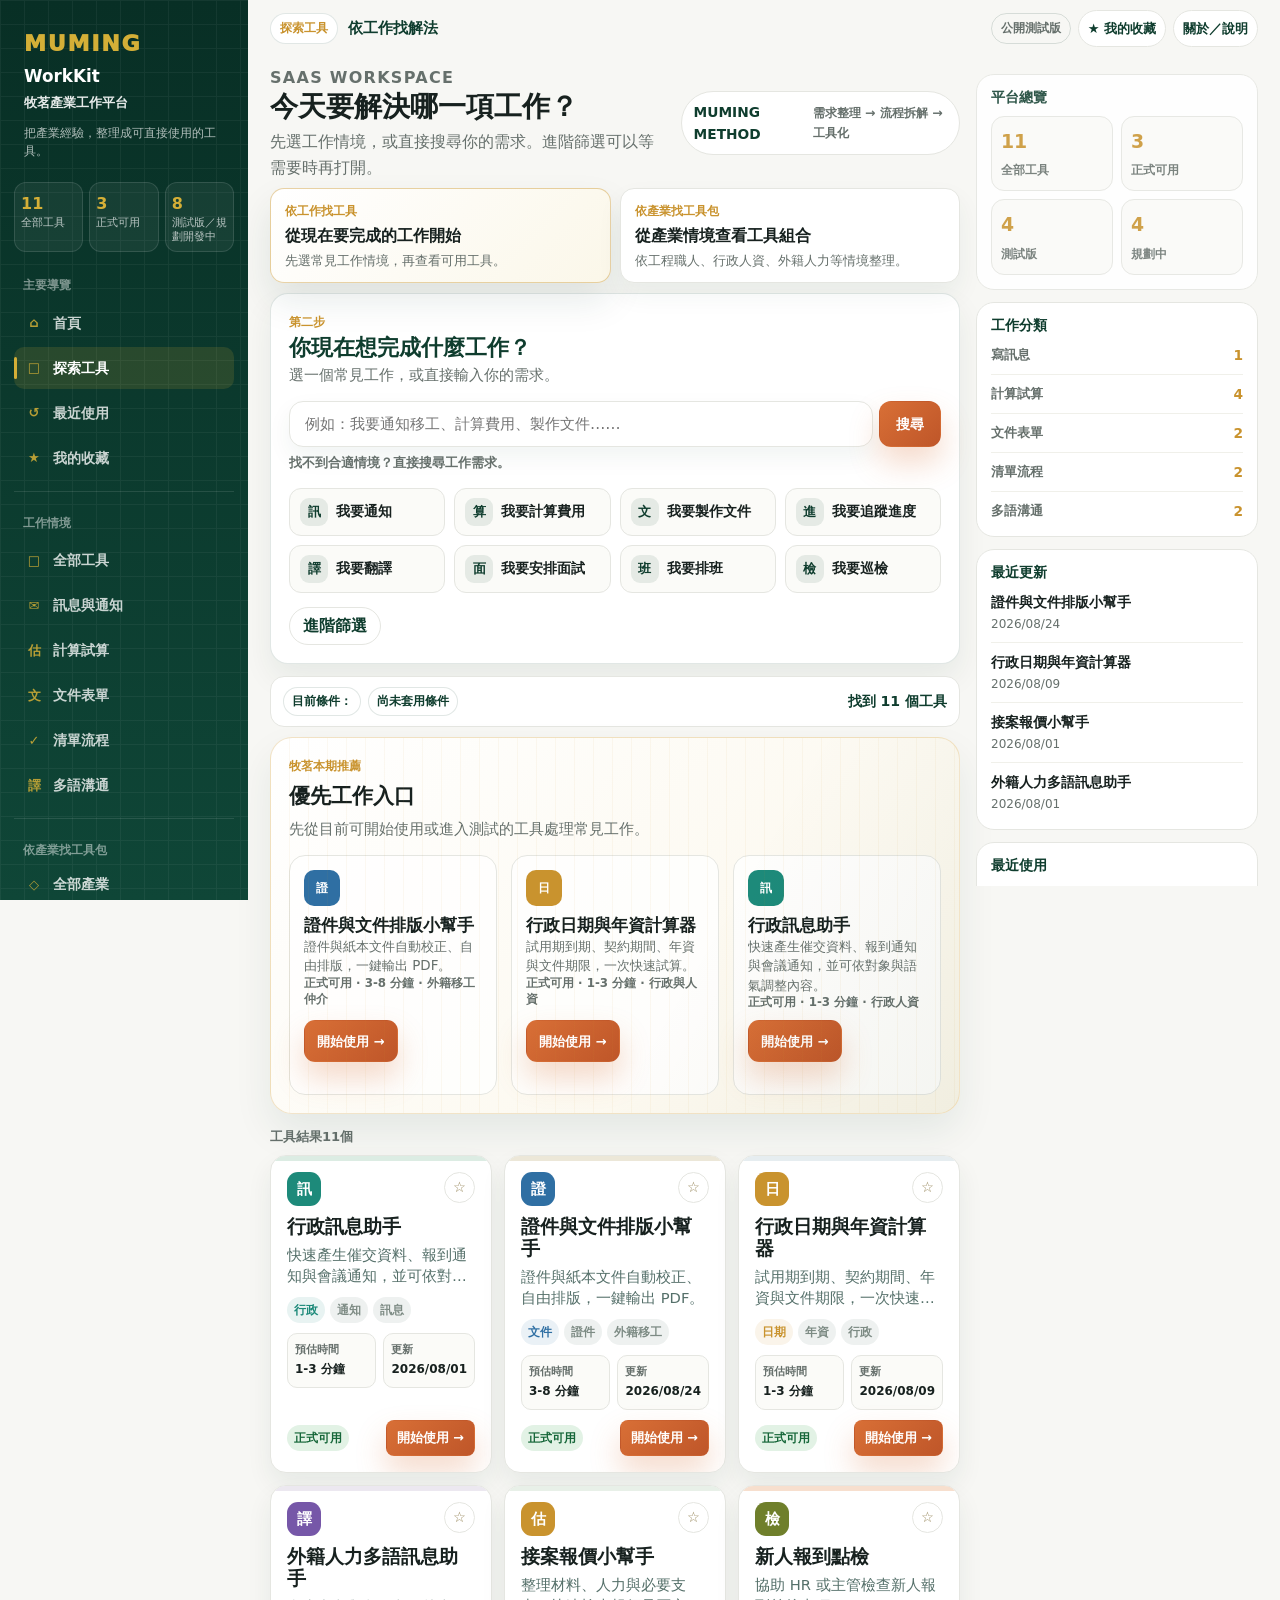
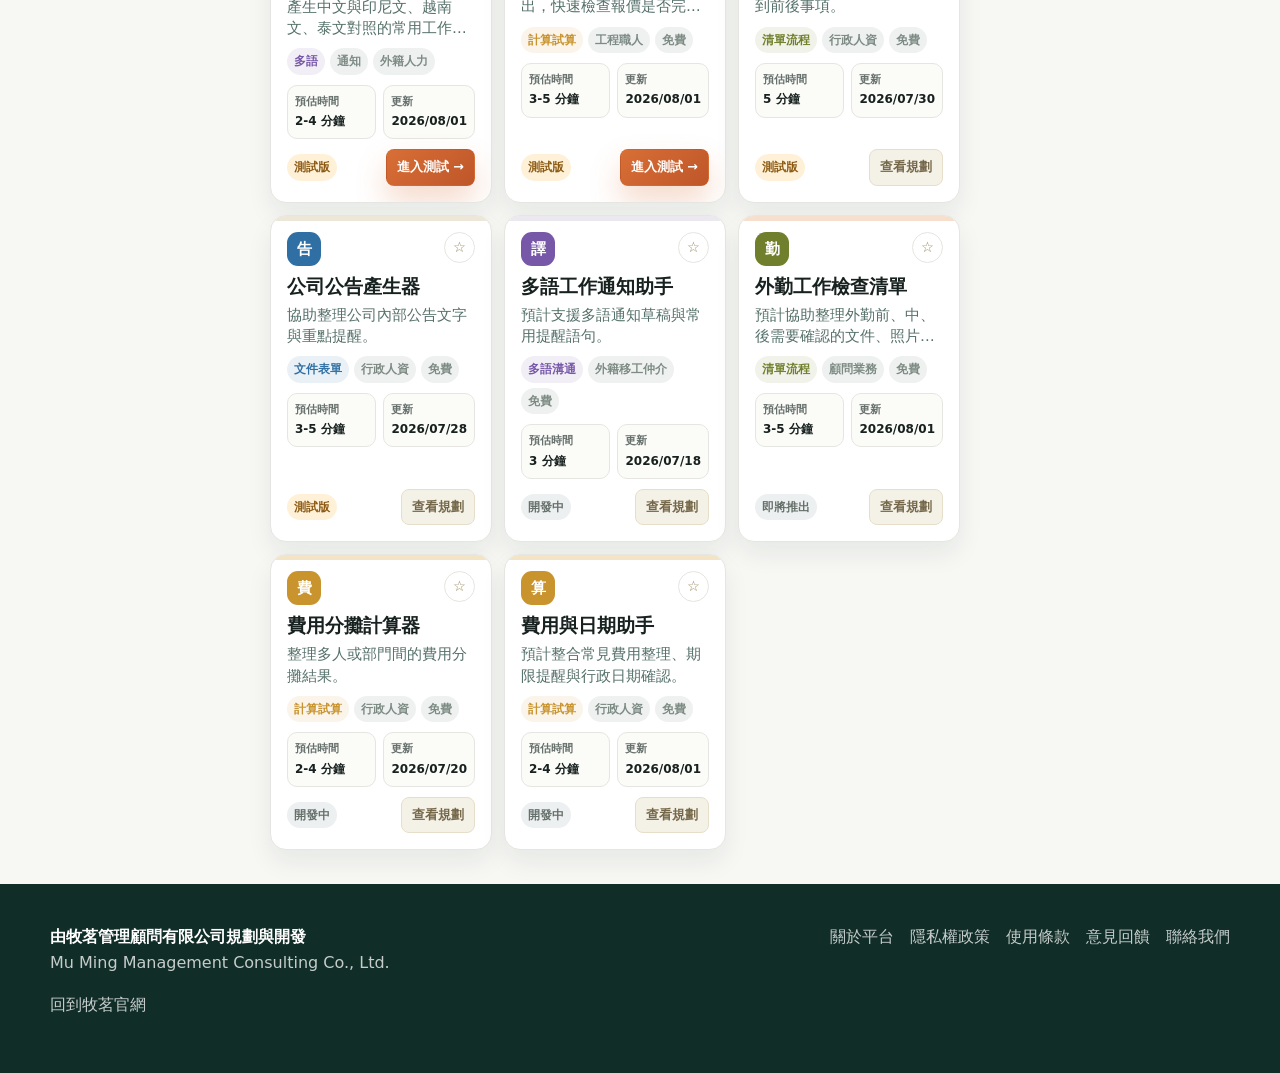
<file: index.html>
<!doctype html>
<html lang="zh-Hant">
<head>
  <meta charset="UTF-8">
  <meta name="viewport" content="width=device-width, initial-scale=1">
  <title>探索工具｜MUMING WorkKit</title>
  <meta name="description" content="在 MUMING WorkKit 搜尋行政、工程、多語、文件、計算與流程工具。">
  <link rel="canonical" href="https://sally741117.github.io/muming-workkit/">
  <meta property="og:title" content="探索工具｜MUMING WorkKit">
  <meta property="og:description" content="用功能分類與產業篩選快速找到可用工具。">
  <meta property="og:type" content="website">
  <link rel="manifest" href="manifest.webmanifest">
  <link rel="stylesheet" href="assets/css/styles.css?v=20260802-contact-fix">
  <meta name="theme-color" content="#0f3d2e">
  <link rel="icon" href="data:,">
</head>
<body class="tools-workspace-page">
<a class="skip-link" href="#main">跳到主要內容</a>
<header class="site-header tools-mobile-header">
  <div class="container nav">
    <button class="workspace-menu-button" type="button" data-workspace-menu aria-label="開啟工具導覽" aria-expanded="false">&#9776;</button>
    <a class="brand" href="index.html"><span class="brand-mark">WK</span><span>MUMING WorkKit<small>牧茗產業工具平台</small></span></a>
    <button class="menu-toggle" data-menu-toggle aria-label="開啟選單" aria-expanded="false"><span></span><span></span><span></span></button>
    <nav class="nav-links" data-nav-menu>
      <a href="index.html">首頁</a>
      <a aria-current="page" href="index.html">探索工具</a>
      <a href="industries.html">產業工具包</a>
      <a href="about.html">關於平台</a>
    </nav>
  </div>
</header>
<div class="workspace-shell" data-tool-explorer>
  <aside class="workspace-sidebar" data-workspace-sidebar aria-label="開啟工具導覽">
    <div class="workspace-brand workspace-brand--method">
      <a href="index.html" aria-label="MUMING WorkKit"><span class="workspace-brand__muming">MUMING</span><strong>WorkKit</strong><small>&#29287;&#33559;&#29986;&#26989;&#24037;&#20316;&#24179;&#21488;</small></a>
      <p>&#25226;&#29986;&#26989;&#32147;&#39511;&#65292;&#25972;&#29702;&#25104;&#21487;&#30452;&#25509;&#20351;&#29992;&#30340;&#24037;&#20855;&#12290;</p>
    </div>
    <div class="sidebar-stats" data-sidebar-stats>
      <div><strong data-stat="tools">0</strong><span>&#20840;&#37096;&#24037;&#20855;</span></div>
      <div><strong data-stat="available">0</strong><span>&#27491;&#24335;&#21487;&#29992;</span></div>
      <div><strong data-stat="testingPlanning">0</strong><span>&#28204;&#35430;&#29256;&#65295;&#35215;&#21123;&#38283;&#30332;&#20013;</span></div>
    </div>
    <nav class="workspace-nav">
      <p class="workspace-nav-label">&#20027;&#35201;&#23566;&#35261;</p>
      <a href="index.html"><span>&#8962;</span>&#39318;&#38913;</a>
      <button class="is-active" type="button" data-tool-nav data-tool-category="all"><span>&#9633;</span>&#25506;&#32034;&#24037;&#20855;</button>
      <button type="button" data-tool-nav data-tool-quick="recent"><span>&#8634;</span>&#26368;&#36817;&#20351;&#29992;</button>
      <button type="button" data-tool-nav data-tool-quick="favorites"><span>&#9733;</span>&#25105;&#30340;&#25910;&#34255;</button>
      <hr>
      <p class="workspace-nav-label">&#24037;&#20316;&#24773;&#22659;</p>
      <button type="button" data-tool-nav data-tool-category="all"><span>&#9633;</span>&#20840;&#37096;&#24037;&#20855;</button>
      <button type="button" data-tool-nav data-tool-category="message"><span>&#9993;</span>&#35338;&#24687;&#33287;&#36890;&#30693;</button>
      <button type="button" data-tool-nav data-tool-category="calculation"><span>&#20272;</span>&#35336;&#31639;&#35430;&#31639;</button>
      <button type="button" data-tool-nav data-tool-category="document"><span>&#25991;</span>&#25991;&#20214;&#34920;&#21934;</button>
      <button type="button" data-tool-nav data-tool-category="checklist"><span>&#10003;</span>&#28165;&#21934;&#27969;&#31243;</button>
      <button type="button" data-tool-nav data-tool-category="multilingual"><span>&#35695;</span>&#22810;&#35486;&#28317;&#36890;</button>
      <hr>
      <p class="workspace-nav-label">依產業找工具包</p>
      <button type="button" data-tool-nav data-tool-industry-nav="all"><span>&#9671;</span>全部產業</button>
      <button type="button" data-tool-nav data-tool-industry-nav="skilled-trades"><span>&#24037;</span>&#24037;&#31243;&#32887;&#20154;</button>
      <button type="button" data-tool-nav data-tool-industry-nav="admin-hr"><span>&#20154;</span>&#34892;&#25919;&#20154;&#36039;</button>
      <button type="button" data-tool-nav data-tool-industry-nav="foreign-workforce"><span>&#22806;</span>外籍移工仲介</button>
      <button type="button" data-tool-nav data-tool-industry-nav="factory"><span>&#24288;</span>&#24037;&#24288;&#31649;&#29702;</button>
      <button type="button" data-tool-nav data-tool-industry-nav="consulting-sales"><span>&#26989;</span>&#39015;&#21839;&#26989;&#21209;</button>
      <button type="button" data-tool-nav data-tool-industry-nav="all" data-industry-more="true"><span>+</span>&#26356;&#22810;&#29986;&#26989;</button>
      <hr>
      <p class="workspace-nav-label">&#20854;&#20182;</p>
      <a href="about.html"><span>?</span>&#20351;&#29992;&#35498;&#26126;</a>
      <a href="about.html"><span>i</span>&#38364;&#26044;&#24179;&#21488;</a>
    </nav>
    <div class="sidebar-powered"><span>Powered by</span><strong>MUMING METHOD</strong><small>&#38656;&#27714;&#25972;&#29702;&#12539;&#27969;&#31243;&#25286;&#35299;&#12539;&#24037;&#20855;&#21270;</small></div>
  </aside>

  <div class="workspace-backdrop" data-workspace-backdrop hidden></div>
  <main id="main" class="workspace-main">
    <section class="workspace-toolbar workspace-toolbar--minimal" aria-label="頁面工具列">
      <div class="workspace-toolbar-note"><span>探索工具</span><strong>依工作找解法</strong></div>
      <div class="workspace-top-actions" aria-label="其他"><span>公開測試版</span><button type="button" data-tool-nav data-tool-quick="favorites">★ 我的收藏</button><a href="about.html">關於／說明</a></div>
    </section>
    <div class="workspace-content-shell">
      <div class="workspace-center">
        <section class="workspace-heading workspace-heading--method">
          <div><p class="eyebrow">SaaS workspace</p><h1>今天要解決哪一項工作？</h1><p>先選工作情境，或直接搜尋你的需求。進階篩選可以等需要時再打開。</p></div>
          <div class="method-card method-card--compact" aria-label="MUMING METHOD"><strong>MUMING METHOD</strong><span>需求整理 → 流程拆解 → 工具化</span></div>
        </section>
        <section class="browse-mode-grid browse-mode-grid--compact" role="tablist" aria-label="瀏覽模式">
          <button class="browse-mode-card is-active" type="button" role="tab" data-mode="work" aria-selected="true">
            <span>依工作找工具</span>
            <h2>從現在要完成的工作開始</h2>
            <p>先選常見工作情境，再查看可用工具。</p>
          </button>
          <button class="browse-mode-card" type="button" role="tab" data-mode="industry" aria-selected="false">
            <span>依產業找工具包</span>
            <h2>從產業情境查看工具組合</h2>
            <p>依工程職人、行政人資、外籍人力等情境整理。</p>
          </button>
        </section>
        <section class="work-intent-panel" data-work-mode-panel aria-label="工作情境與搜尋">
          <div class="work-intent-head"><span>第二步</span><h2>你現在想完成什麼工作？</h2><p>選一個常見工作，或直接輸入你的需求。</p></div>
          <form class="workspace-search work-intent-search" onsubmit="return false;">
            <input data-tool-search type="search" placeholder="例如：我要通知移工、計算費用、製作文件……" aria-label="搜尋工作需求或工具">
            <button class="button button-small button-primary" type="submit">搜尋</button>
            <small>找不到合適情境？直接搜尋工作需求。</small>
          </form>
          <div class="work-scenario-grid" data-work-scenarios aria-label="常見工作情境">
            <button type="button" data-work-scenario="notify"><span>訊</span><strong>我要通知</strong></button>
            <button type="button" data-work-scenario="cost"><span>算</span><strong>我要計算費用</strong></button>
            <button type="button" data-work-scenario="document"><span>文</span><strong>我要製作文件</strong></button>
            <button type="button" data-work-scenario="tracking"><span>進</span><strong>我要追蹤進度</strong></button>
            <button type="button" data-work-scenario="translate"><span>譯</span><strong>我要翻譯</strong></button>
            <button type="button" data-work-scenario="interview"><span>面</span><strong>我要安排面試</strong></button>
            <button type="button" data-work-scenario="schedule"><span>班</span><strong>我要排班</strong></button>
            <button type="button" data-work-scenario="inspection"><span>檢</span><strong>我要巡檢</strong></button>
          </div>
          <div class="advanced-filter-box">
            <button class="filter-toggle advanced-filter-toggle" type="button" data-filter-toggle aria-expanded="false">進階篩選</button>
            <div class="workspace-controls advanced-filter-panel" data-filter-panel>
              <label>產業
                <select class="control" data-tool-industry>
                  <option value="all">全部產業</option>
                  <option value="admin-hr">行政人資</option>
                  <option value="skilled-trades">工程職人</option>
                  <option value="foreign-workforce">外籍移工仲介</option>
                  <option value="factory">工廠管理</option>
                  <option value="consulting-sales">顧問業務</option>
                </select>
              </label>
              <label>狀態
                <select class="control" data-tool-status aria-label="狀態">
                  <option value="all">全部狀態</option>
                  <option value="正式可用">正式可用</option>
                  <option value="測試版">測試版</option>
                  <option value="開發中">開發中</option>
                </select>
              </label>
              <label>排序
                <select class="control" data-tool-sort aria-label="排序">
                  <option value="recommended">推薦</option>
                  <option value="latest">最新</option>
                  <option value="name">名稱</option>
                </select>
              </label>
              <button class="button button-small button-outline" type="button" data-clear-filters>清除全部條件</button>
            </div>
          </div>
        </section>
        <section class="workspace-active-filters" data-work-mode-panel data-active-filters aria-label="目前條件"></section>
        <section class="featured-tool-panel featured-tool-panel--dynamic" data-work-mode-panel data-featured-tools aria-label="推薦工具"></section>
        <section class="industry-mode-panel" data-industry-mode-panel hidden aria-label="產業解法">
          <div class="industry-mode-head"><span>產業解法</span><h2>依產業情境整理工具組合</h2><p>由現有工具資料計算每個產業的工具狀態，直接在本頁瀏覽，不跳轉到其他頁面。</p></div>
          <div class="industry-solution-grid" data-industry-solutions></div>
          <div class="industry-related-panel" data-industry-related></div>
        </section>
        <section class="workspace-results" data-work-mode-panel><div class="workspace-result-head">工具結果 <strong data-result-count>0</strong> 個</div><div class="workspace-tool-grid" data-tool-list></div><div class="empty-state workspace-empty" data-empty-state hidden><h2>找不到符合條件的工具</h2><p>可以移除部分條件、清除全部篩選，或改用較短關鍵字描述你的工作需求。</p><div class="empty-actions"><button class="button button-small button-secondary" type="button" data-clear-filters>清除全部篩選</button><button class="button button-small button-outline" type="button" data-relax-status>查看測試版／規劃中工具</button></div></div></section>
      </div>
      <aside class="workspace-side-panel" aria-label="&#24179;&#21488;&#32317;&#35261;">
        <section class="side-card side-card--overview"><h2>&#24179;&#21488;&#32317;&#35261;</h2><div class="side-stat-grid" data-platform-overview></div></section>
        <section class="side-card"><h2>&#24037;&#20316;&#20998;&#39006;</h2><div data-category-summary></div></section>
        <section class="side-card"><h2>&#26368;&#36817;&#26356;&#26032;</h2><div data-recent-updates></div></section>
        <section class="side-card"><h2>&#26368;&#36817;&#20351;&#29992;</h2><div data-recent-tools><p class="side-empty">&#23578;&#28961;&#26368;&#36817;&#20351;&#29992;&#24037;&#20855;</p></div></section>
        <section class="side-card"><h2>&#25105;&#30340;&#25910;&#34255;</h2><div data-favorite-tools><p class="side-empty">&#23578;&#26410;&#25910;&#34255;&#24037;&#20855;</p></div></section>
        <section class="side-card side-card--help"><h2>&#38656;&#35201;&#21332;&#21161;&#65311;</h2><p>&#29287;&#33559;&#39015;&#21839;&#22296;&#38538;&#21487;&#21332;&#21161;&#20225;&#26989;&#25972;&#29702;&#38656;&#27714;&#33287;&#35215;&#21123;&#24037;&#20316;&#24037;&#20855;&#12290;</p><a class="button button-small button-secondary" href="mailto:muming9000@gmail.com?subject=MUMING%20WorkKit%20%E4%BC%81%E6%A5%AD%E5%B7%A5%E5%85%B7%E9%9C%80%E6%B1%82">&#32879;&#32097;&#25105;&#20497; &#8594;</a></section>
      </aside>
    </div>
  </main>
</div>
<footer class="site-footer workspace-footer">
  <div class="container footer-grid">
    <div><strong>由牧茗管理顧問有限公司規劃與開發</strong><p>Mu Ming Management Consulting Co., Ltd.</p><p><a href="https://sally741117.github.io/muming-website/">回到牧茗官網</a></p></div>
    <nav class="footer-links"><a href="about.html">關於平台</a><a href="privacy.html">隱私權政策</a><a href="terms.html">使用條款</a><a href="mailto:muming9000@gmail.com?subject=MUMING%20WorkKit%20%E4%BD%BF%E7%94%A8%E5%9B%9E%E9%A5%8B">意見回饋</a><a href="mailto:muming9000@gmail.com">聯絡我們</a></nav>
  </div>
</footer>
<script src="assets/js/tools-data.js?v=20260809-admin-date"></script>
<script src="assets/js/analytics.js?v=20260801"></script>
<script src="assets/js/main.js?v=20260808-document-layout"></script>
</body>
</html>
</file>
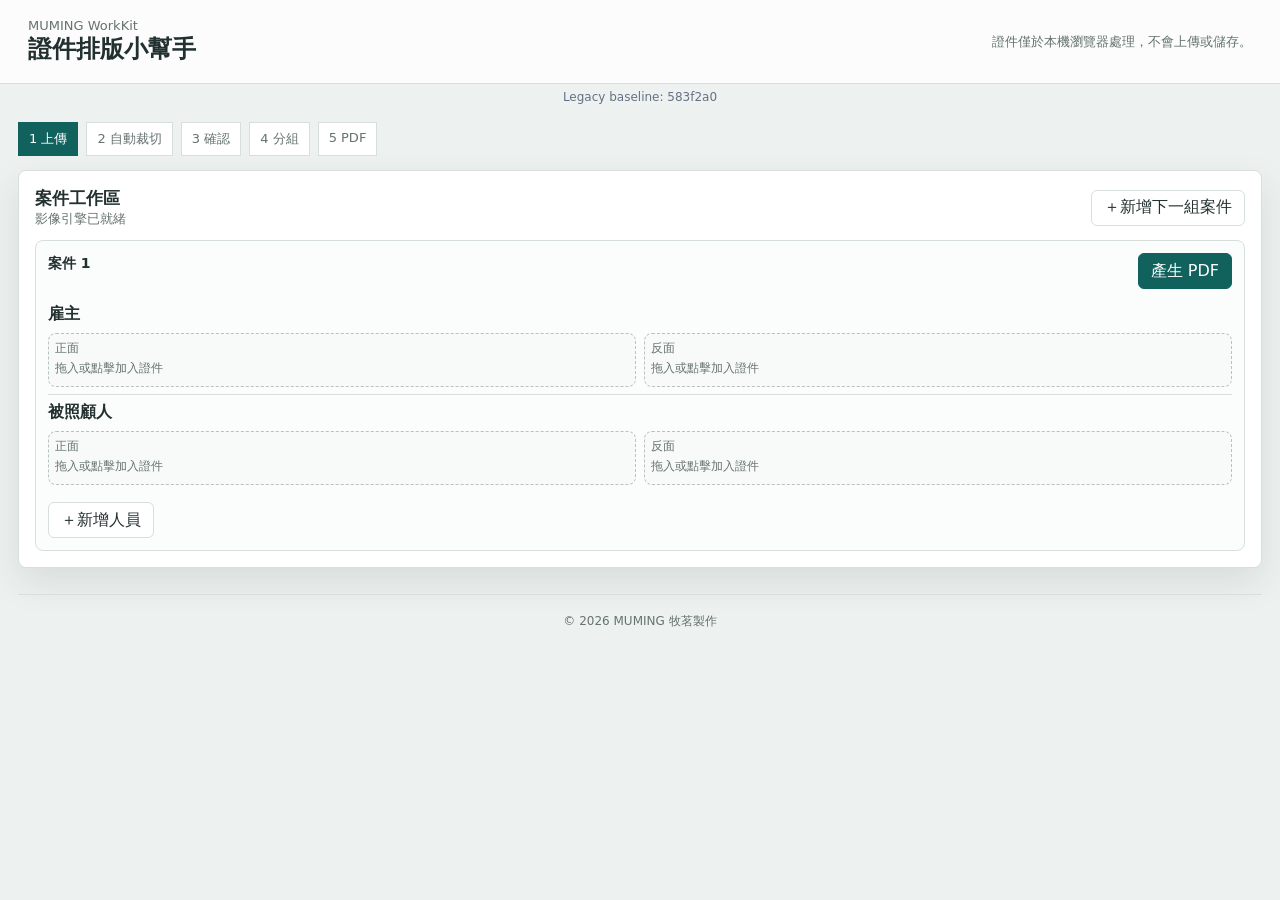
<file: qa/document-layout-helper-583f2/index.html>
<!doctype html>
<html lang="zh-Hant">
<head>
  <meta charset="utf-8">
  <meta name="viewport" content="width=device-width, initial-scale=1">
  <title>證件排版小幫手 | MUMING WorkKit</title>
  <meta name="description" content="身分證、居留證照片自動裁切、校正與 A4 排版，完成後直接輸出 PDF。">
  <link rel="canonical" href="https://sally741117.github.io/muming-workkit/tools/document-layout-helper/">
  <link rel="stylesheet" href="./tool.css?v=583f2a0">
  <script src="./vendor/pdf.min.js?v=583f2a0"></script>
  <script async src="./vendor/opencv.js?v=583f2a0"></script>
  <script src="./vendor/jspdf.umd.min.js?v=583f2a0"></script>
</head>
<body>
  <header class="topbar">
    <div>
      <p class="brand"><a class="brand-link" href="../../index.html">MUMING WorkKit</a></p>
      <h1>證件排版小幫手</h1>
    </div>
    <p class="privacy">證件僅於本機瀏覽器處理，不會上傳或儲存。</p>
  </header>

  <p style="margin:6px 20px 0;color:#667085;font-size:12px;text-align:center">Legacy baseline: 583f2a0</p>

  <main>
    <section class="steps" aria-label="流程">
      <span class="active">1 上傳</span>
      <span>2 自動裁切</span>
      <span>3 確認</span>
      <span>4 分組</span>
      <span>5 PDF</span>
    </section>

    <section id="diagnosticPanel" class="panel diagnostic-panel" aria-labelledby="diagnosticTitle" hidden>
      <div class="panel-head">
        <div>
          <h2 id="diagnosticTitle">Android 能力診斷</h2>
          <p>依序測試立即分享網址與預建 PDF；只記錄能力與錯誤，不包含證件內容。</p>
        </div>
        <button id="refreshDiagnosticBtn" type="button">重新檢測</button>
      </div>
      <pre id="diagnosticOutput" class="diagnostic-output" aria-live="polite"></pre>
      <figure id="diagnosticImagePreview" class="diagnostic-image-preview" hidden>
        <img id="diagnosticImagePreviewImg" alt="MUMING Image Share Test 測試圖片預覽">
        <figcaption>實際分享的 600 × 400 PNG</figcaption>
      </figure>
      <div class="diagnostic-actions">
        <button id="testUrlShareBtn" class="primary" type="button">立即分享網址</button>
        <button id="testPdfShareBtn" class="primary" type="button">立即分享預建 PDF</button>
        <button id="testImageShareBtn" class="primary" type="button" disabled>準備測試圖片…</button>
        <button id="testBlobDownloadBtn" type="button">測試 Blob 下載</button>
        <button id="testBlobOpenBtn" type="button">測試開啟 Blob PDF</button>
        <button id="copyDiagnosticBtn" type="button">複製診斷結果</button>
      </div>
    </section>

    <section class="workspace">
      <section class="panel cases-panel">
        <div class="panel-head">
          <div>
            <h2>案件工作區</h2>
            <p id="engineStatus" class="engine">影像引擎載入中...</p>
          </div>
          <button id="addCaseBtn" class="ghost" type="button">＋新增下一組案件</button>
        </div>
        <p id="androidUploadHint" class="android-upload-hint" hidden>若沒有顯示相簿，請點「我的檔案」或「Files」，再選擇圖片。</p>
        <div id="statusLog" class="status-log" aria-live="polite"></div>
        <div id="cases"></div>
      </section>
    </section>

  </main>

  <footer class="site-footer">
    <a href="../../index.html">© 2026 MUMING 牧茗製作</a>
  </footer>

  <dialog id="lineAndroidFallbackDialog" class="line-android-fallback-dialog">
    <div class="dialog-shell">
      <div class="dialog-head">
        <h2>請使用瀏覽器開啟</h2>
        <button id="closeLineFallbackBtn" class="icon" aria-label="關閉" type="button">×</button>
      </div>
      <p>此 Android LINE 瀏覽器無法分享 PDF，請使用瀏覽器開啟。</p>
      <div class="dialog-actions line-fallback-actions">
        <a id="openExternalBrowserLink" class="button-link primary" href="https://sally741117.github.io/muming-workkit/tools/document-layout-helper/?openExternalBrowser=1">開啟外部瀏覽器</a>
        <button id="copyExternalUrlBtn" type="button">複製網址</button>
      </div>
    </div>
  </dialog>

  <dialog id="cropDialog" class="crop-dialog">
    <form method="dialog" class="dialog-shell">
      <div class="dialog-head">
        <div class="crop-dialog-title">
          <h2>調整裁切</h2>
          <span id="cropAssignmentContext" hidden></span>
        </div>
        <button class="icon" value="cancel" aria-label="關閉" type="button" data-crop-cancel tabindex="-1">×</button>
      </div>
      <div class="crop-tools">
        <button id="autoCropBtn" class="primary" type="button">✨ 一鍵自動裁切</button>
        <button id="redetectFrameBtn" type="button">重新找外框</button>
        <button id="nextFrameBtn" type="button" hidden>下一個外框</button>
        <button id="rotateLeftBtn" type="button">向左 90°</button>
        <button id="rotateRightBtn" type="button">向右 90°</button>
        <button id="rotate180Btn" type="button">旋轉 180°</button>
        <button id="resetCropBtn" type="button">還原原始裁切</button>
      </div>
      <div class="crop-grid">
        <div class="crop-source">
          <div class="crop-stage">
            <canvas id="cropCanvas" tabindex="0" aria-label="裁切影像"></canvas>
            <svg id="cropOverlay"></svg>
          </div>
          <p id="cropHandleHint" class="crop-handle-hint">
            <span class="keyboard-crop-hint">使用方向鍵微調，Shift＋方向鍵快速移動</span>
            <span class="touch-crop-hint">拖曳四角調整裁切範圍</span>
          </p>
        </div>
        <div class="crop-preview">
          <h3>校正預覽</h3>
          <canvas id="correctedCanvas" width="850" height="540"></canvas>
        </div>
      </div>
      <div class="dialog-actions">
        <button value="cancel" type="button" data-crop-cancel>取消</button>
        <button id="applyCropBtn" class="primary" value="default" type="button">套用</button>
      </div>
      <div id="discardCropPrompt" class="discard-crop-prompt" hidden>
        <div class="discard-crop-box" role="alertdialog" aria-modal="true" aria-labelledby="discardCropTitle">
          <h3 id="discardCropTitle">放棄尚未套用的修改？</h3>
          <p>四角位置與旋轉變更尚未套用。</p>
          <div class="dialog-actions">
            <button id="keepEditingCropBtn" type="button">繼續編輯</button>
            <button id="discardCropBtn" class="danger" type="button">放棄修改</button>
          </div>
        </div>
      </div>
    </form>
  </dialog>

  <dialog id="cardChoiceDialog" class="card-choice-dialog">
    <form method="dialog" class="dialog-shell">
      <div class="dialog-head">
        <div>
          <h2>選擇要放入的證件</h2>
          <p id="cardChoiceContext" class="dialog-context"></p>
        </div>
        <button id="cancelCardChoiceBtn" class="icon" value="cancel" aria-label="關閉" type="button">×</button>
      </div>
      <div id="cardChoiceOptions" class="card-choice-options"></div>
      <div class="dialog-actions">
        <button type="button" data-choice-cancel>取消</button>
      </div>
    </form>
  </dialog>

  <dialog id="replaceDialog" class="replace-dialog">
    <form method="dialog" class="dialog-shell">
      <div class="dialog-head">
        <h2>此位置已有證件</h2>
      </div>
      <p>要取代嗎？</p>
      <div class="dialog-actions">
        <button id="cancelReplaceBtn" value="cancel" type="button">取消</button>
        <button id="confirmReplaceBtn" class="primary" value="default" type="button">取代</button>
      </div>
    </form>
  </dialog>

  <dialog id="viewerDialog" class="viewer-dialog">
    <form method="dialog" class="dialog-shell">
      <div class="dialog-head">
        <h2>查看證件</h2>
        <button class="icon" value="cancel" aria-label="關閉" type="submit">×</button>
      </div>
      <div class="viewer-switch">
        <button id="viewOriginalBtn" type="button" class="active">原始</button>
        <button id="viewEnhancedBtn" type="button">自然增強</button>
      </div>
      <img id="viewerImage" alt="證件大圖">
    </form>
  </dialog>

  <input id="slotGalleryInput" type="file" accept="image/*" hidden>
  <input id="slotPdfInput" type="file" accept="application/pdf,.pdf" hidden>
  <input id="slotMixedInput" type="file" accept=".jpg,.jpeg,.png,.webp,.pdf,image/jpeg,image/png,image/webp,application/pdf" hidden>

  <script src="./app.js?v=583f2a0"></script>
</body>
</html>
</file>
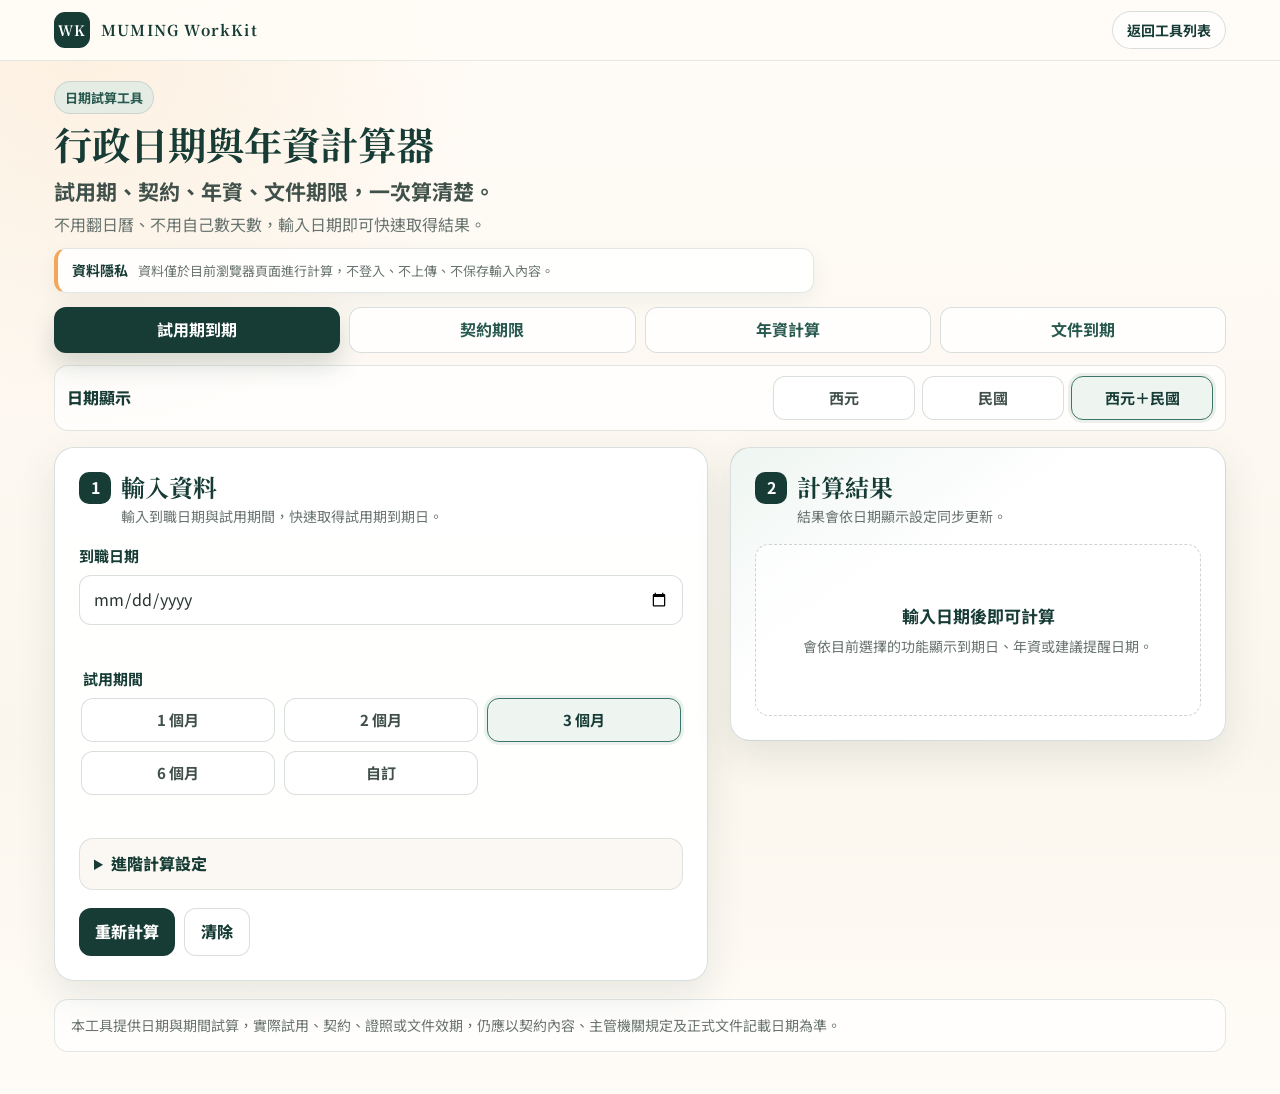
<file: tools/admin-date-calculator/index.html>
<!DOCTYPE html>
<html lang="zh-Hant">
<head>
  <meta charset="UTF-8">
  <meta name="viewport" content="width=device-width, initial-scale=1.0">
  <meta name="description" content="行政日期與年資計算器：試用期、契約、年資、文件期限，一次算清楚。">
  <meta name="theme-color" content="#173C35">
  <title>行政日期與年資計算器｜MUMING WorkKit</title>
  <link rel="preconnect" href="https://fonts.googleapis.com">
  <link rel="preconnect" href="https://fonts.gstatic.com" crossorigin>
  <link href="https://fonts.googleapis.com/css2?family=Noto+Sans+TC:wght@400;500;600;700&family=Noto+Serif+TC:wght@600;700&display=swap" rel="stylesheet">
  <link rel="stylesheet" href="tool.css">
</head>
<body>
  <a class="skip-link" href="#calculator">跳到計算器</a>
  <header class="site-header">
    <div class="header-inner">
      <a class="brand" href="../../index.html" aria-label="回到 MUMING WorkKit 首頁">
        <span class="brand-mark" aria-hidden="true">WK</span>
        <span class="brand-copy">
          <span class="brand-name">MUMING WorkKit</span>
        </span>
      </a>
      <a class="header-link" href="../../index.html#free-tools">返回工具列表</a>
    </div>
  </header>

  <main id="calculator" class="page-shell">
    <section class="intro">
      <div>
        <p class="eyebrow">日期試算工具</p>
        <h1>行政日期與年資計算器</h1>
        <p class="subtitle">試用期、契約、年資、文件期限，一次算清楚。</p>
        <p class="intro-note">不用翻日曆、不用自己數天數，輸入日期即可快速取得結果。</p>
      </div>
      <div class="privacy-card">
        <strong>資料隱私</strong>
        <span>資料僅於目前瀏覽器頁面進行計算，不登入、不上傳、不保存輸入內容。</span>
      </div>
    </section>

    <nav class="tabs" aria-label="計算功能">
      <button type="button" class="tab is-active" data-tab="probation">試用期到期</button>
      <button type="button" class="tab" data-tab="contract">契約期限</button>
      <button type="button" class="tab" data-tab="seniority">年資計算</button>
      <button type="button" class="tab" data-tab="document">文件到期</button>
    </nav>

    <section class="display-setting" aria-label="日期顯示設定">
      <span class="setting-label">日期顯示</span>
      <div class="segmented-control">
        <label><input type="radio" name="dateDisplay" value="western"><span>西元</span></label>
        <label><input type="radio" name="dateDisplay" value="roc"><span>民國</span></label>
        <label><input type="radio" name="dateDisplay" value="both" checked><span>西元＋民國</span></label>
      </div>
    </section>

    <section class="workspace">
      <form class="panel input-panel" id="toolForm" novalidate>
        <div class="panel-heading">
          <span class="panel-badge">1</span>
          <div>
            <h2>輸入資料</h2>
            <p id="inputHint">輸入到職日期與試用期間，快速取得試用期到期日。</p>
          </div>
        </div>

        <div class="form-section form-mode is-active" data-form="probation">
          <div class="field">
            <label for="probationStart">到職日期</label>
            <input type="date" id="probationStart" data-date-input data-error="probationStartError">
            <p class="date-helper" data-date-helper-for="probationStart"></p>
            <p class="field-error" id="probationStartError"></p>
          </div>

          <fieldset class="field">
            <legend>試用期間</legend>
            <div class="quick-grid" data-quick-group="probation">
              <label><input type="radio" name="probationPreset" value="0:1:0"><span>1 個月</span></label>
              <label><input type="radio" name="probationPreset" value="0:2:0"><span>2 個月</span></label>
              <label><input type="radio" name="probationPreset" value="0:3:0" checked><span>3 個月</span></label>
              <label><input type="radio" name="probationPreset" value="0:6:0"><span>6 個月</span></label>
              <label><input type="radio" name="probationPreset" value="custom"><span>自訂</span></label>
            </div>
            <div class="custom-period" id="probationCustom">
              <label><input type="number" min="0" step="1" id="probationCustomYears" value="0"><span>年</span></label>
              <label><input type="number" min="0" step="1" id="probationCustomMonths" value="0"><span>個月</span></label>
              <label><input type="number" min="0" step="1" id="probationCustomDays" value="0"><span>天</span></label>
            </div>
            <p class="field-error" id="probationPeriodError"></p>
          </fieldset>
        </div>

        <div class="form-section form-mode" data-form="contract">
          <div class="field">
            <label for="contractStart">契約開始日</label>
            <input type="date" id="contractStart" data-date-input data-error="contractStartError">
            <p class="date-helper" data-date-helper-for="contractStart"></p>
            <p class="field-error" id="contractStartError"></p>
          </div>

          <fieldset class="field">
            <legend>契約期間</legend>
            <div class="quick-grid" data-quick-group="contract">
              <label><input type="radio" name="contractPreset" value="0:3:0"><span>3 個月</span></label>
              <label><input type="radio" name="contractPreset" value="0:6:0" checked><span>6 個月</span></label>
              <label><input type="radio" name="contractPreset" value="1:0:0"><span>1 年</span></label>
              <label><input type="radio" name="contractPreset" value="2:0:0"><span>2 年</span></label>
              <label><input type="radio" name="contractPreset" value="3:0:0"><span>3 年</span></label>
              <label><input type="radio" name="contractPreset" value="custom"><span>自訂</span></label>
            </div>
            <div class="custom-period" id="contractCustom">
              <label><input type="number" min="0" step="1" id="contractCustomYears" value="0"><span>年</span></label>
              <label><input type="number" min="0" step="1" id="contractCustomMonths" value="0"><span>個月</span></label>
              <label><input type="number" min="0" step="1" id="contractCustomDays" value="0"><span>天</span></label>
            </div>
            <p class="field-error" id="contractPeriodError"></p>
          </fieldset>
        </div>

        <div class="form-section form-mode" data-form="seniority">
          <div class="field">
            <label for="seniorityStart">到職日期</label>
            <input type="date" id="seniorityStart" data-date-input data-error="seniorityStartError">
            <p class="date-helper" data-date-helper-for="seniorityStart"></p>
            <p class="field-error" id="seniorityStartError"></p>
          </div>
          <div class="field">
            <label for="seniorityEnd">計算至</label>
            <input type="date" id="seniorityEnd" data-date-input data-error="seniorityEndError">
            <p class="date-helper" data-date-helper-for="seniorityEnd"></p>
            <p class="field-error" id="seniorityEndError"></p>
          </div>
        </div>

        <div class="form-section form-mode" data-form="document">
          <div class="field">
            <label for="documentName">文件名稱 <span class="optional">選填</span></label>
            <input type="text" id="documentName" maxlength="60" placeholder="例如：證照、訓練證明、合約文件">
          </div>
          <div class="field">
            <label for="documentStart">起始日期／核發日期</label>
            <input type="date" id="documentStart" data-date-input data-error="documentStartError">
            <p class="date-helper" data-date-helper-for="documentStart"></p>
            <p class="field-error" id="documentStartError"></p>
          </div>

          <fieldset class="field">
            <legend>有效期間</legend>
            <div class="quick-grid" data-quick-group="document">
              <label><input type="radio" name="documentPreset" value="0:0:30"><span>30 天</span></label>
              <label><input type="radio" name="documentPreset" value="0:3:0"><span>3 個月</span></label>
              <label><input type="radio" name="documentPreset" value="0:6:0"><span>6 個月</span></label>
              <label><input type="radio" name="documentPreset" value="1:0:0" checked><span>1 年</span></label>
              <label><input type="radio" name="documentPreset" value="2:0:0"><span>2 年</span></label>
              <label><input type="radio" name="documentPreset" value="custom"><span>自訂</span></label>
            </div>
            <div class="custom-period" id="documentCustom">
              <label><input type="number" min="0" step="1" id="documentCustomYears" value="0"><span>年</span></label>
              <label><input type="number" min="0" step="1" id="documentCustomMonths" value="0"><span>個月</span></label>
              <label><input type="number" min="0" step="1" id="documentCustomDays" value="0"><span>天</span></label>
            </div>
            <p class="field-error" id="documentPeriodError"></p>
          </fieldset>

          <fieldset class="field">
            <legend>提前幾天計算提醒日期</legend>
            <p class="field-note">僅計算建議提醒日期，不會主動發送通知。</p>
            <div class="quick-grid reminder-grid">
              <label><input type="radio" name="reminderPreset" value="none"><span>不計算</span></label>
              <label><input type="radio" name="reminderPreset" value="7"><span>7 天</span></label>
              <label><input type="radio" name="reminderPreset" value="14"><span>14 天</span></label>
              <label><input type="radio" name="reminderPreset" value="30" checked><span>30 天</span></label>
              <label><input type="radio" name="reminderPreset" value="60"><span>60 天</span></label>
              <label><input type="radio" name="reminderPreset" value="90"><span>90 天</span></label>
              <label><input type="radio" name="reminderPreset" value="custom"><span>自訂</span></label>
            </div>
            <div class="custom-reminder" id="reminderCustom">
              <input type="number" min="0" step="1" id="reminderCustomValue" placeholder="提前天數">
              <span class="unit-chip">天</span>
            </div>
            <p class="field-error" id="reminderError"></p>
          </fieldset>
        </div>

        <details class="advanced">
          <summary>進階計算設定</summary>
          <fieldset class="field compact-field">
            <legend>計算方式</legend>
            <div class="method-options">
              <label>
                <input type="radio" name="method" value="inclusive" checked>
                <span><strong>包含起始日計算</strong><small>例：8/10 起算 3 個月 → 11/09</small></span>
              </label>
              <label>
                <input type="radio" name="method" value="direct">
                <span><strong>日期直接往後推</strong><small>例：8/10 往後 3 個月 → 11/10</small></span>
              </label>
            </div>
          </fieldset>
        </details>

        <div class="form-actions">
          <button type="submit" class="primary-button">重新計算</button>
          <button type="button" class="ghost-button" id="clearButton">清除</button>
        </div>
      </form>

      <aside class="panel result-panel" aria-live="polite">
        <div class="panel-heading result-heading">
          <span class="panel-badge">2</span>
          <div>
            <h2>計算結果</h2>
            <p id="resultHint">結果會依日期顯示設定同步更新。</p>
          </div>
        </div>

        <div class="empty-result" id="emptyResult">
          <strong>輸入日期後即可計算</strong>
          <span>會依目前選擇的功能顯示到期日、年資或建議提醒日期。</span>
        </div>

        <div class="result-content" id="resultContent" hidden>
          <p class="result-label" id="resultLabel"></p>
          <div class="result-main" id="resultMain"></div>
          <p class="secondary-date" id="secondaryDate"></p>
          <div class="summary-list" id="summaryList"></div>
          <p class="calculation-note" id="calculationNote"></p>
          <div class="copy-box">
            <label for="copyText">可複製摘要</label>
            <textarea id="copyText" readonly></textarea>
          </div>
          <div class="result-actions">
            <button type="button" class="primary-button" id="copyButton">複製結果</button>
            <button type="button" class="ghost-button" id="recalculateButton">重新計算</button>
            <button type="button" class="ghost-button" id="clearResultButton">清除</button>
          </div>
          <p class="copy-status" id="copyStatus" role="status"></p>
        </div>
      </aside>
    </section>

    <section class="notice">
      <p>本工具提供日期與期間試算，實際試用、契約、證照或文件效期，仍應以契約內容、主管機關規定及正式文件記載日期為準。</p>
    </section>
  </main>

  <script src="tool.js"></script>
</body>
</html>
</file>
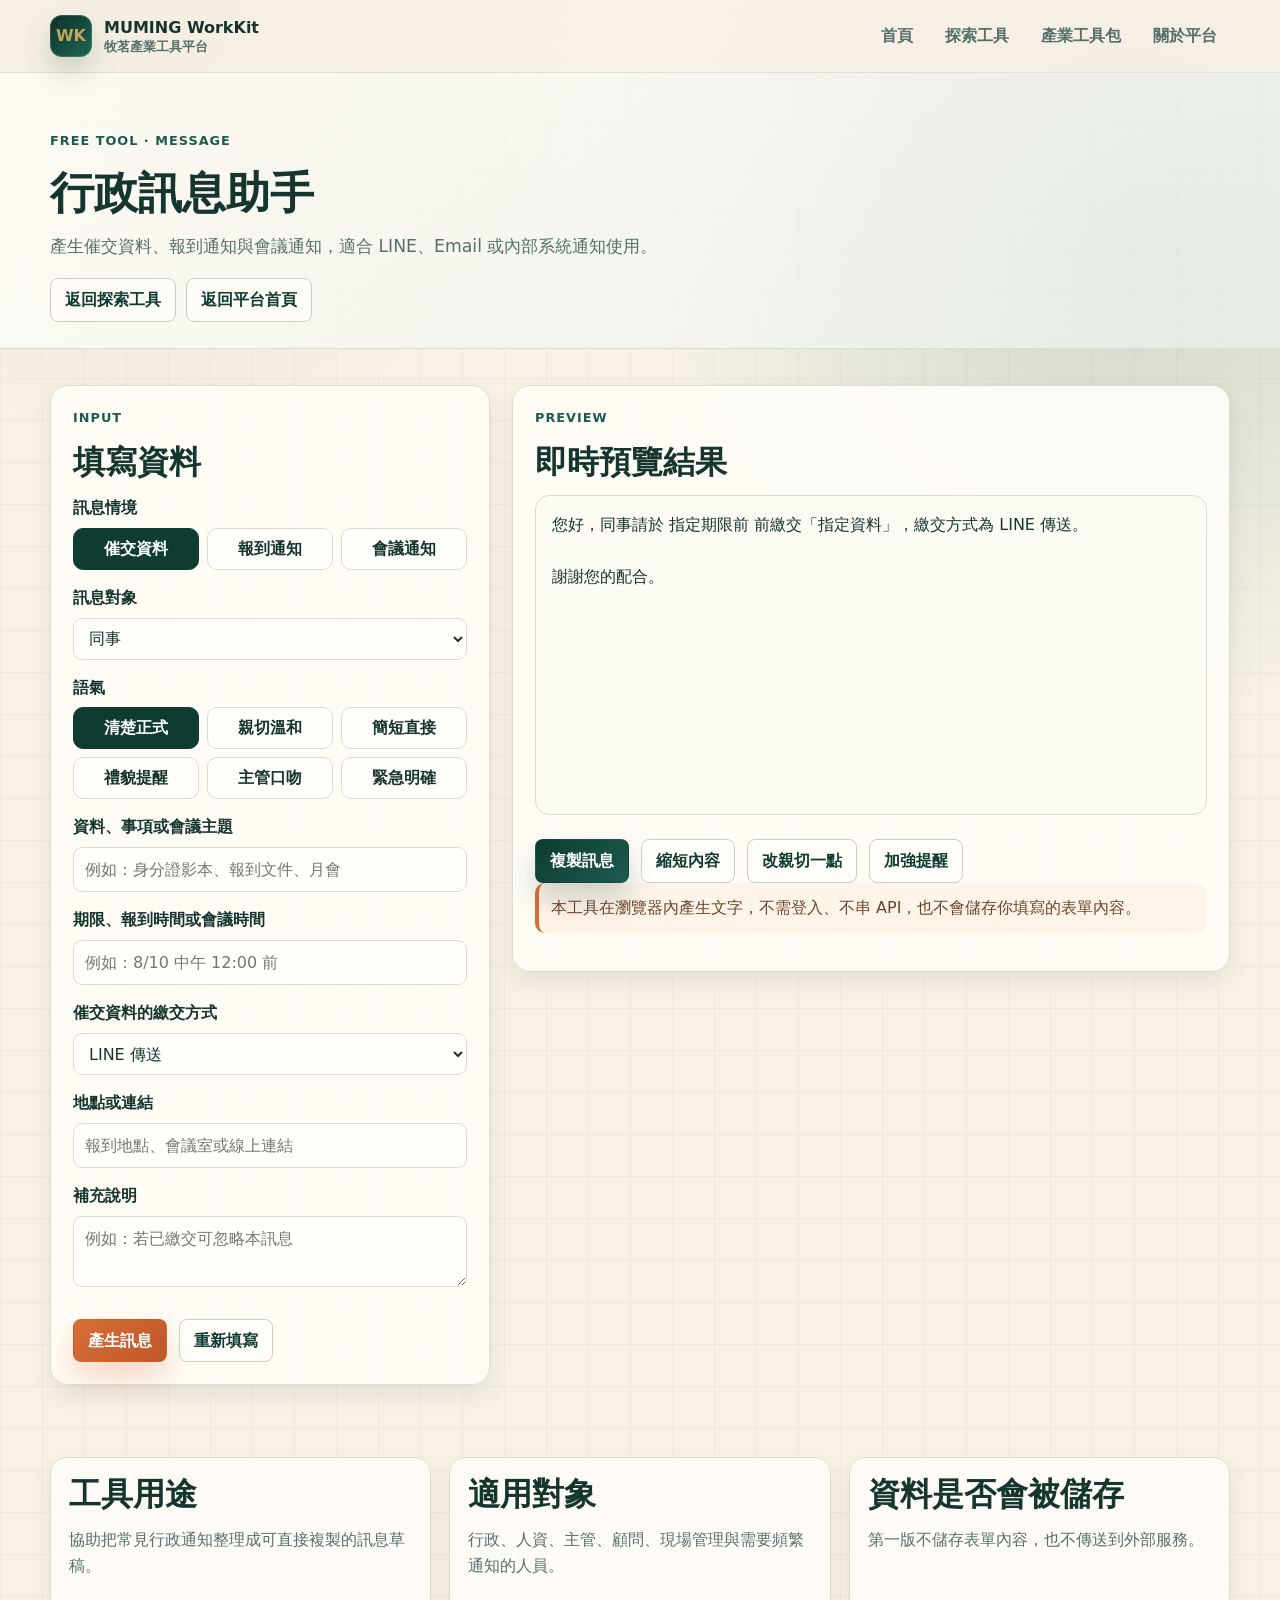
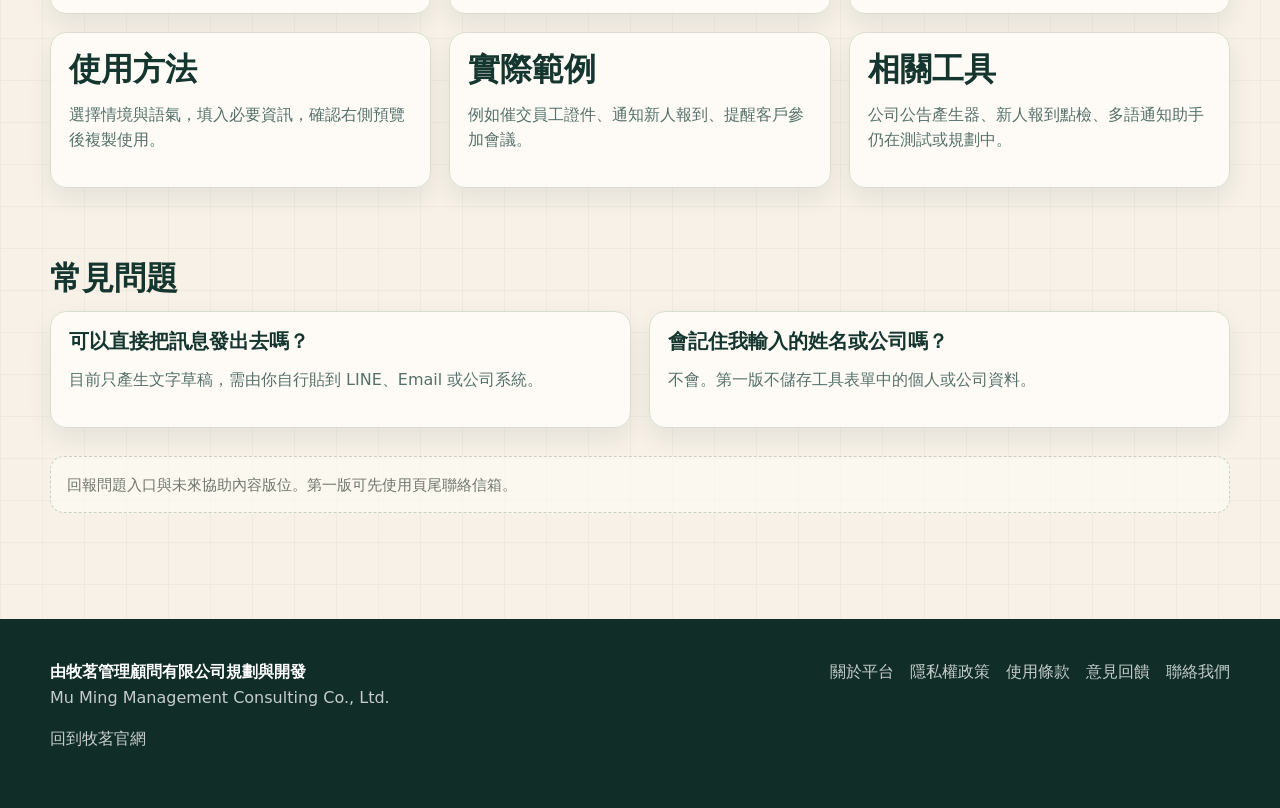
<file: tools/admin-message/index.html>
<!doctype html>
<html lang="zh-Hant">
<head>
  <meta charset="UTF-8">
  <meta name="viewport" content="width=device-width, initial-scale=1">
  <title>行政訊息助手｜MUMING WorkKit</title>
  <meta name="description" content="行政訊息助手可產生催交資料、報到通知與會議通知，並依對象與語氣調整訊息。">
  <link rel="canonical" href="https://sally741117.github.io/muming-workkit/tools/admin-message/">
  <meta property="og:title" content="行政訊息助手｜MUMING WorkKit">
  <meta property="og:description" content="快速產生可複製的行政通知訊息。">
  <meta property="og:type" content="website">
  <link rel="manifest" href="../../manifest.webmanifest">
  <link rel="stylesheet" href="../../assets/css/styles.css">
  <meta name="theme-color" content="#0e3b32">
  <link rel="icon" href="data:,">
</head>
<body>
<a class="skip-link" href="#main">跳到主要內容</a>
<header class="site-header">
  <div class="container nav">
    <a class="brand" href="../../index.html"><span class="brand-mark">WK</span><span>MUMING WorkKit<small>牧茗產業工具平台</small></span></a>
    <button class="menu-toggle" data-menu-toggle aria-label="開啟選單" aria-expanded="false"><span></span><span></span><span></span></button>
    <nav class="nav-links" data-nav-menu>
      <a href="../../index.html">首頁</a>
      <a href="../../index.html">探索工具</a>
      <a href="../../industries.html">產業工具包</a>
      <a href="../../about.html">關於平台</a>
    </nav>
  </div>
</header>
<main id="main">
  <section class="page-hero tool-page-hero">
    <div class="container">
      <p class="eyebrow">Free tool · message</p>
      <h1>行政訊息助手</h1>
      <p class="lead">產生催交資料、報到通知與會議通知，適合 LINE、Email 或內部系統通知使用。</p>
      <div class="utility-links"><a class="button button-outline" href="../../index.html">返回探索工具</a><a class="button button-outline" href="../../index.html">返回平台首頁</a></div>
    </div>
  </section>

  <section class="section">
    <div class="container tool-layout">
      <form class="form-panel" data-admin-form>
        <p class="eyebrow">Input</p>
        <h2>填寫資料</h2>
        <div class="field"><label>訊息情境</label><div class="segmented"><button type="button" class="is-active" data-scenario="催交資料">催交資料</button><button type="button" data-scenario="報到通知">報到通知</button><button type="button" data-scenario="會議通知">會議通知</button></div></div>
        <div class="field"><label for="audience">訊息對象</label><select class="control" id="audience" name="audience"><option>同事</option><option>員工</option><option>主管</option><option>新人</option><option>客戶</option><option>廠商</option><option>全體同仁</option></select></div>
        <div class="field"><label>語氣</label><div class="segmented"><button type="button" class="is-active" data-tone="清楚正式">清楚正式</button><button type="button" data-tone="親切溫和">親切溫和</button><button type="button" data-tone="簡短直接">簡短直接</button><button type="button" data-tone="禮貌提醒">禮貌提醒</button><button type="button" data-tone="主管口吻">主管口吻</button><button type="button" data-tone="緊急明確">緊急明確</button></div></div>
        <div class="field"><label for="item">資料、事項或會議主題</label><input class="control" id="item" name="item" placeholder="例如：身分證影本、報到文件、月會"></div>
        <div class="field"><label for="deadline">期限、報到時間或會議時間</label><input class="control" id="deadline" name="deadline" placeholder="例如：8/10 中午 12:00 前"></div>
        <div class="field"><label for="method">催交資料的繳交方式</label><select class="control" id="method" name="method"><option>LINE 傳送</option><option>Email 回覆</option><option>紙本繳交</option><option>現場繳交</option><option>公司系統上傳</option><option>雲端連結上傳</option><option>交給指定聯絡人</option><option>其他方式</option></select></div>
        <div class="field hidden" data-custom-method><label for="custom_method">其他方式說明</label><input class="control" id="custom_method" name="custom_method" placeholder="請輸入自訂繳交方式"></div>
        <div class="field"><label for="location">地點或連結</label><input class="control" id="location" name="location" placeholder="報到地點、會議室或線上連結"></div>
        <div class="field"><label for="note">補充說明</label><textarea id="note" name="note" placeholder="例如：若已繳交可忽略本訊息"></textarea></div>
        <div class="action-row"><button class="button button-primary" type="button" data-generate-message>產生訊息</button><button class="button button-outline" type="button" data-reset-message>重新填寫</button></div>
      </form>
      <aside class="preview-panel" aria-label="訊息預覽">
        <p class="eyebrow">Preview</p>
        <h2>即時預覽結果</h2>
        <div class="preview-output" data-message-output aria-live="polite"></div>
        <div class="action-row"><button class="button button-secondary" type="button" data-copy-message>複製訊息</button><button class="button button-outline" type="button" data-shorten-message>縮短內容</button><button class="button button-outline" type="button" data-soften-message>改親切一點</button><button class="button button-outline" type="button" data-strengthen-message>加強提醒</button></div>
        <p class="notice">本工具在瀏覽器內產生文字，不需登入、不串 API，也不會儲存你填寫的表單內容。</p>
      </aside>
    </div>
  </section>

  <section class="section">
    <div class="container grid grid-3">
      <article class="info-block"><h2>工具用途</h2><p>協助把常見行政通知整理成可直接複製的訊息草稿。</p></article>
      <article class="info-block"><h2>適用對象</h2><p>行政、人資、主管、顧問、現場管理與需要頻繁通知的人員。</p></article>
      <article class="info-block"><h2>資料是否會被儲存</h2><p>第一版不儲存表單內容，也不傳送到外部服務。</p></article>
      <article class="info-block"><h2>使用方法</h2><p>選擇情境與語氣，填入必要資訊，確認右側預覽後複製使用。</p></article>
      <article class="info-block"><h2>實際範例</h2><p>例如催交員工證件、通知新人報到、提醒客戶參加會議。</p></article>
      <article class="info-block"><h2>相關工具</h2><p>公司公告產生器、新人報到點檢、多語通知助手仍在測試或規劃中。</p></article>
    </div>
  </section>

  <section class="section">
    <div class="container">
      <h2>常見問題</h2>
      <div class="grid grid-2"><article class="faq-item"><h3>可以直接把訊息發出去嗎？</h3><p>目前只產生文字草稿，需由你自行貼到 LINE、Email 或公司系統。</p></article><article class="faq-item"><h3>會記住我輸入的姓名或公司嗎？</h3><p>不會。第一版不儲存工具表單中的個人或公司資料。</p></article></div>
      <div class="ad-slot">回報問題入口與未來協助內容版位。第一版可先使用頁尾聯絡信箱。</div>
    </div>
  </section>
</main>
<footer class="site-footer">
  <div class="container footer-grid">
    <div><strong>由牧茗管理顧問有限公司規劃與開發</strong><p>Mu Ming Management Consulting Co., Ltd.</p><p><a href="https://sally741117.github.io/muming-website/">回到牧茗官網</a></p></div>
    <nav class="footer-links"><a href="../../about.html">關於平台</a><a href="../../privacy.html">隱私權政策</a><a href="../../terms.html">使用條款</a><a href="mailto:muming9000@gmail.com?subject=MUMING%20WorkKit%20使用回饋">意見回饋</a><a href="mailto:muming9000@gmail.com">聯絡我們</a></nav>
  </div>
</footer>
<script src="../../assets/js/analytics.js"></script>
<script src="../../assets/js/main.js"></script>
</body>
</html>
</file>
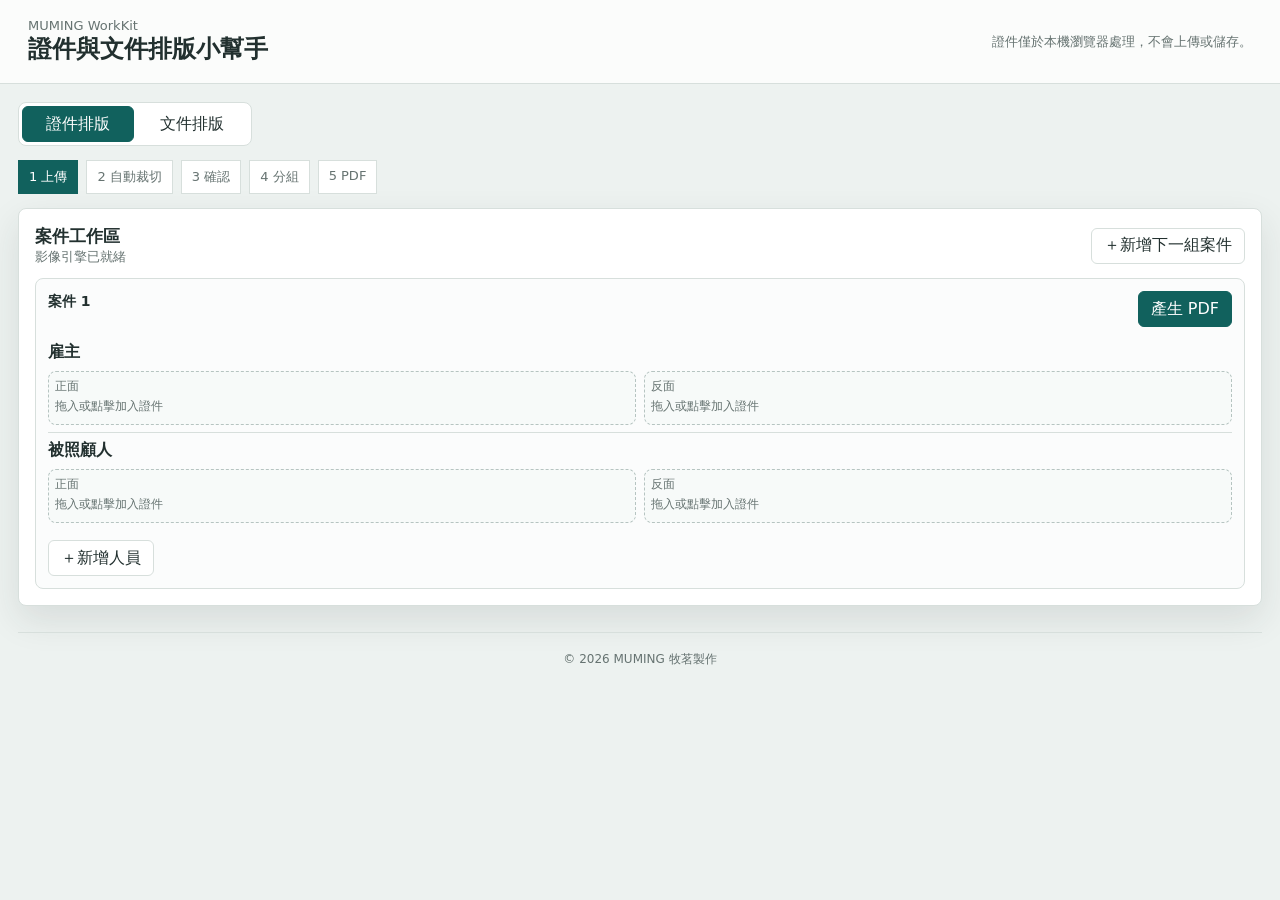
<file: tools/document-layout-helper/index.html>
<!doctype html>
<html lang="zh-Hant">
<head>
  <meta charset="utf-8">
  <meta name="viewport" content="width=device-width, initial-scale=1">
  <title>證件與文件排版小幫手 | MUMING WorkKit</title>
  <meta name="description" content="證件與紙本文件自動校正、自由排版，一鍵輸出 PDF。">
  <link rel="canonical" href="https://sally741117.github.io/muming-workkit/tools/document-layout-helper/">
  <link rel="stylesheet" href="./tool.css?v=20260903-7">
  <script src="./vendor/pdf.min.js"></script>
  <script async src="./vendor/opencv.js"></script>
  <script src="./vendor/jspdf.umd.min.js"></script>
</head>
<body>
  <header class="topbar">
    <div>
      <p class="brand"><a class="brand-link" href="../../index.html">MUMING WorkKit</a></p>
      <h1>證件與文件排版小幫手</h1>
    </div>
    <p id="privacyNotice" class="privacy">證件僅於本機瀏覽器處理，不會上傳或儲存。</p>
  </header>

  <main>
    <section class="mode-switch" aria-label="排版模式">
      <button id="identityModeBtn" class="active" type="button" aria-pressed="true">證件排版</button>
      <button id="documentModeBtn" type="button" aria-pressed="false">文件排版</button>
    </section>

    <section id="diagnosticPanel" class="panel diagnostic-panel" aria-labelledby="diagnosticTitle" hidden>
      <div class="panel-head">
        <div>
          <h2 id="diagnosticTitle">Android 能力診斷</h2>
          <p>依序測試立即分享網址與預建 PDF；只記錄能力與錯誤，不包含證件內容。</p>
        </div>
        <button id="refreshDiagnosticBtn" type="button">重新檢測</button>
      </div>
      <pre id="diagnosticOutput" class="diagnostic-output" aria-live="polite"></pre>
      <figure id="diagnosticImagePreview" class="diagnostic-image-preview" hidden>
        <img id="diagnosticImagePreviewImg" alt="MUMING Image Share Test 測試圖片預覽">
        <figcaption>實際分享的 600 × 400 PNG</figcaption>
      </figure>
      <div class="diagnostic-actions">
        <button id="testUrlShareBtn" class="primary" type="button">立即分享網址</button>
        <button id="testPdfShareBtn" class="primary" type="button">立即分享預建 PDF</button>
        <button id="testImageShareBtn" class="primary" type="button" disabled>準備測試圖片…</button>
        <button id="testBlobDownloadBtn" type="button">測試 Blob 下載</button>
        <button id="testBlobOpenBtn" type="button">測試開啟 Blob PDF</button>
        <button id="copyDiagnosticBtn" type="button">複製診斷結果</button>
      </div>
    </section>

    <div id="identityModePanel" class="mode-panel">
      <section class="steps" aria-label="證件排版流程">
        <span class="active">1 上傳</span>
        <span>2 自動裁切</span>
        <span>3 確認</span>
        <span>4 分組</span>
        <span>5 PDF</span>
      </section>

      <section class="workspace">
        <section class="panel cases-panel">
          <div class="panel-head">
            <div>
              <h2>案件工作區</h2>
              <p id="engineStatus" class="engine">影像引擎載入中...</p>
            </div>
            <button id="addCaseBtn" class="ghost" type="button">＋新增下一組案件</button>
          </div>
          <p id="androidUploadHint" class="android-upload-hint" hidden>若沒有顯示相簿，請點「我的檔案」或「Files」，再選擇圖片。</p>
          <div id="statusLog" class="status-log" aria-live="polite"></div>
          <div id="cases"></div>
        </section>
      </section>
    </div>

    <div id="documentModePanel" class="mode-panel" hidden>
      <section class="steps" aria-label="文件排版流程">
        <span class="active">1 上傳</span>
        <span>2 自動裁切</span>
        <span>3 校正</span>
        <span>4 版面</span>
        <span>5 PDF</span>
      </section>

      <section class="document-workspace">
        <section class="panel document-editor-panel">
          <div class="panel-head">
            <div>
              <h2>A4 文件排版</h2>
              <p id="documentEngineStatus" class="engine">影像引擎載入中...</p>
            </div>
          </div>

          <div class="document-pdf-actions" aria-label="文件與頁面操作">
            <button id="documentSelectBtn" type="button">新增文件</button>
            <button id="documentCameraBtn" type="button">直接拍照</button>
            <button id="documentAddPageBtn" type="button">新增頁面</button>
            <button id="documentPdfBtn" class="primary document-output-action-start" type="button">產生 PDF</button>
            <button id="documentSharePdfBtn" type="button">分享 PDF</button>
            <button id="documentPrintBtn" class="document-print-only-desktop" type="button">直接列印</button>
          </div>

          <div class="document-page-bar">
            <div class="document-page-navigation">
              <button id="documentPreviousPageBtn" type="button" aria-label="上一頁">←</button>
              <div id="documentPageTabs" class="document-page-tabs" aria-label="文件頁面"></div>
              <button id="documentNextPageBtn" type="button" aria-label="下一頁">→</button>
            </div>
            <button id="documentDeletePageBtn" class="danger-quiet" type="button">刪除此頁</button>
          </div>

          <div class="document-editor-grid">
            <div id="documentPageViewport" class="document-page-viewport">
              <div id="documentDropZone" class="document-a4-page" role="region" aria-label="目前 A4 頁面">
                <div id="documentPageItems" class="document-page-items"></div>
                <button id="documentEmptyPageAction" class="document-empty-page-action" type="button">
                  點擊新增文件，或拖入多張圖片
                </button>
              </div>
            </div>

            <aside id="documentInspector" class="document-inspector" aria-label="文件設定">
              <div id="documentNoSelection" class="document-no-selection">
                點選頁面中的文件即可調整尺寸與裁切。
              </div>
              <div id="documentSelectionControls" hidden>
                <div class="document-inspector-head">
                  <strong id="documentSelectedName">文件</strong>
                  <span id="documentSelectedStatus" class="document-status"></span>
                </div>
                <div class="document-operation-controls" aria-label="功能操作">
                  <span class="document-control-label">功能操作</span>
                  <div class="document-quick-layout" aria-label="快速排版">
                    <button type="button" data-document-quick-layout="full">滿版</button>
                  </div>
                  <div class="document-inspector-actions">
                    <button type="button" data-selected-document-action="crop">調整裁切</button>
                    <button type="button" data-selected-document-action="redetect">重新自動裁切</button>
                    <button type="button" data-selected-document-action="rotate-left">左轉</button>
                    <button type="button" data-selected-document-action="rotate-right">右轉</button>
                    <button class="danger-quiet" type="button" data-selected-document-action="delete">刪除</button>
                  </div>
                </div>
                <div class="document-adjustment-controls" aria-label="文件調整">
                  <span class="document-control-label">文件調整</span>
                  <div class="document-ratio-control">
                    <label class="document-ratio-lock">
                      <input id="documentLockRatio" type="checkbox" checked>
                      鎖定比例
                    </label>
                  </div>
                </div>
              </div>
            </aside>
          </div>

          <div id="documentStatusLog" class="status-log" aria-live="polite"></div>
        </section>
      </section>
    </div>

  </main>

  <footer class="site-footer">
    <a href="../../index.html">© 2026 MUMING 牧茗製作</a>
  </footer>

  <dialog id="lineAndroidFallbackDialog" class="line-android-fallback-dialog">
    <div class="dialog-shell">
      <div class="dialog-head">
        <h2>請使用瀏覽器開啟</h2>
        <button id="closeLineFallbackBtn" class="icon" aria-label="關閉" type="button">×</button>
      </div>
      <p>此 Android LINE 瀏覽器無法分享 PDF，請使用瀏覽器開啟。</p>
      <div class="dialog-actions line-fallback-actions">
        <a id="openExternalBrowserLink" class="button-link primary" href="https://sally741117.github.io/muming-workkit/tools/document-layout-helper/?openExternalBrowser=1">開啟外部瀏覽器</a>
        <button id="copyExternalUrlBtn" type="button">複製網址</button>
      </div>
    </div>
  </dialog>

  <dialog id="cropDialog" class="crop-dialog">
    <form method="dialog" class="dialog-shell">
      <div class="dialog-head">
        <div class="crop-dialog-title">
          <h2>調整裁切</h2>
          <span id="cropAssignmentContext" hidden></span>
        </div>
        <button class="icon" value="cancel" aria-label="關閉" type="button" data-crop-cancel tabindex="-1">×</button>
      </div>
      <div class="crop-tools">
        <button id="autoCropBtn" class="primary" type="button">✨ 一鍵自動裁切</button>
        <button id="redetectFrameBtn" type="button">重新找外框</button>
        <button id="nextFrameBtn" type="button" hidden>下一個外框</button>
        <button id="rotateLeftBtn" type="button">向左 90°</button>
        <button id="rotateRightBtn" type="button">向右 90°</button>
        <button id="rotate180Btn" type="button">旋轉 180°</button>
        <button id="resetCropBtn" type="button">還原原始裁切</button>
      </div>
      <div class="crop-grid">
        <div class="crop-source">
          <div class="crop-stage identity-crop-stage">
            <canvas id="cropCanvas" tabindex="0" aria-label="裁切影像"></canvas>
            <svg id="cropOverlay"></svg>
            <div id="identityCropLoupe" class="identity-crop-loupe" aria-hidden="true">
              <canvas id="identityCropLoupeCanvas" width="256" height="256" aria-hidden="true"></canvas>
              <span class="identity-crop-loupe-point" aria-hidden="true"></span>
            </div>
          </div>
          <p id="cropHandleHint" class="crop-handle-hint">
            <span class="keyboard-crop-hint">使用方向鍵微調，Shift＋方向鍵快速移動</span>
            <span class="touch-crop-hint">拖曳四角調整裁切範圍</span>
          </p>
        </div>
        <div class="crop-correction-preview">
          <h3>校正預覽</h3>
          <canvas id="cropCorrectionPreviewCanvas" width="850" height="540" aria-label="裁切校正預覽"></canvas>
        </div>
      </div>
      <div class="dialog-actions">
        <button value="cancel" type="button" data-crop-cancel>取消</button>
        <button id="applyCropBtn" class="primary" value="default" type="button">套用</button>
      </div>
      <div id="discardCropPrompt" class="discard-crop-prompt" hidden>
        <div class="discard-crop-box" role="alertdialog" aria-modal="true" aria-labelledby="discardCropTitle">
          <h3 id="discardCropTitle">放棄尚未套用的修改？</h3>
          <p>四角位置與旋轉變更尚未套用。</p>
          <div class="dialog-actions">
            <button id="keepEditingCropBtn" type="button">繼續編輯</button>
            <button id="discardCropBtn" class="danger" type="button">放棄修改</button>
          </div>
        </div>
      </div>
    </form>
  </dialog>

  <dialog id="cardChoiceDialog" class="card-choice-dialog">
    <form method="dialog" class="dialog-shell">
      <div class="dialog-head">
        <div>
          <h2>選擇要放入的證件</h2>
          <p id="cardChoiceContext" class="dialog-context"></p>
        </div>
        <button id="cancelCardChoiceBtn" class="icon" value="cancel" aria-label="關閉" type="button">×</button>
      </div>
      <div id="cardChoiceOptions" class="card-choice-options"></div>
      <div class="dialog-actions">
        <button type="button" data-choice-cancel>取消</button>
      </div>
    </form>
  </dialog>

  <dialog id="replaceDialog" class="replace-dialog">
    <form method="dialog" class="dialog-shell">
      <div class="dialog-head">
        <h2>此位置已有證件</h2>
      </div>
      <p>要取代嗎？</p>
      <div class="dialog-actions">
        <button id="cancelReplaceBtn" value="cancel" type="button">取消</button>
        <button id="confirmReplaceBtn" class="primary" value="default" type="button">取代</button>
      </div>
    </form>
  </dialog>

  <dialog id="viewerDialog" class="viewer-dialog">
    <form method="dialog" class="dialog-shell">
      <div class="dialog-head">
        <h2>查看證件</h2>
        <button class="icon" value="cancel" aria-label="關閉" type="submit">×</button>
      </div>
      <div class="viewer-switch">
        <button id="viewOriginalBtn" type="button" class="active">原始</button>
        <button id="viewEnhancedBtn" type="button">自然增強</button>
      </div>
      <img id="viewerImage" alt="證件大圖">
    </form>
  </dialog>

  <dialog id="documentCropDialog" class="crop-dialog document-crop-dialog">
    <form method="dialog" class="dialog-shell">
      <div class="document-crop-mobile-head">
        <button type="button" data-document-crop-cancel>取消</button>
        <strong>調整文件裁切</strong>
        <button id="documentMobileApplyCropBtn" class="primary" type="button">套用</button>
      </div>
      <div class="dialog-head document-crop-desktop-head">
        <div class="crop-dialog-title">
          <h2>調整文件裁切</h2>
          <span id="documentCropContext"></span>
        </div>
        <button class="icon" aria-label="關閉" type="button" data-document-crop-cancel tabindex="-1">×</button>
      </div>
      <div class="crop-tools">
        <button id="documentCropPreviewToggleBtn" class="document-crop-preview-toggle" type="button" aria-expanded="false" aria-controls="documentCropCorrectionPreview">查看校正預覽</button>
        <button id="documentAutoCropBtn" class="primary" type="button">重新自動裁切</button>
        <button id="documentNextFrameBtn" type="button" hidden>下一個外框</button>
        <button id="documentRotateLeftBtn" type="button">向左 90°</button>
        <button id="documentRotateRightBtn" type="button">向右 90°</button>
        <button id="documentRotate180Btn" type="button">旋轉 180°</button>
        <button id="documentResetCropBtn" type="button">還原原始裁切</button>
      </div>
      <div class="crop-grid">
        <div class="crop-source">
          <div id="documentCropStage" class="crop-stage">
            <canvas id="documentCropCanvas" tabindex="0" aria-label="文件裁切影像"></canvas>
            <svg id="documentCropOverlay"></svg>
            <div id="documentCropLoupe" class="document-crop-loupe" aria-hidden="true">
              <canvas id="documentCropLoupeCanvas" width="256" height="256" aria-hidden="true"></canvas>
              <span class="document-crop-loupe-point" aria-hidden="true"></span>
            </div>
          </div>
          <p id="documentCropHint" class="crop-handle-hint">
            <span class="keyboard-crop-hint">使用方向鍵微調，Shift＋方向鍵快速移動</span>
            <span class="touch-crop-hint">拖曳四角調整文件範圍</span>
          </p>
        </div>
        <div id="documentCropCorrectionPreview" class="crop-correction-preview document-crop-correction-preview">
          <h3>校正預覽</h3>
          <canvas id="documentCropCorrectionPreviewCanvas" aria-label="文件裁切校正預覽"></canvas>
        </div>
      </div>
      <div class="dialog-actions document-crop-desktop-actions">
        <button type="button" data-document-crop-cancel>取消</button>
        <button id="documentApplyCropBtn" class="primary" type="button">套用</button>
      </div>
      <div id="documentDiscardPrompt" class="discard-crop-prompt" hidden>
        <div class="discard-crop-box" role="alertdialog" aria-modal="true" aria-labelledby="documentDiscardTitle">
          <h3 id="documentDiscardTitle">放棄尚未套用的修改？</h3>
          <p>四角位置與旋轉變更尚未套用。</p>
          <div class="dialog-actions">
            <button id="documentKeepEditingBtn" type="button">繼續編輯</button>
            <button id="documentDiscardBtn" class="danger" type="button">放棄修改</button>
          </div>
        </div>
      </div>
    </form>
  </dialog>

  <input id="slotGalleryInput" type="file" accept="image/*" hidden>
  <input id="slotPdfInput" type="file" accept="application/pdf,.pdf" hidden>
  <input id="slotMixedInput" type="file" accept=".jpg,.jpeg,.png,.webp,.pdf,image/jpeg,image/png,image/webp,application/pdf" hidden>
  <input id="documentImageInput" type="file" accept="image/*" multiple hidden>
  <input id="documentCameraInput" type="file" accept="image/*" capture="environment" hidden>

  <script src="./app.js?v=20260903-1"></script>
  <script src="./document-mode.js?v=20260903-8"></script>
</body>
</html>
</file>
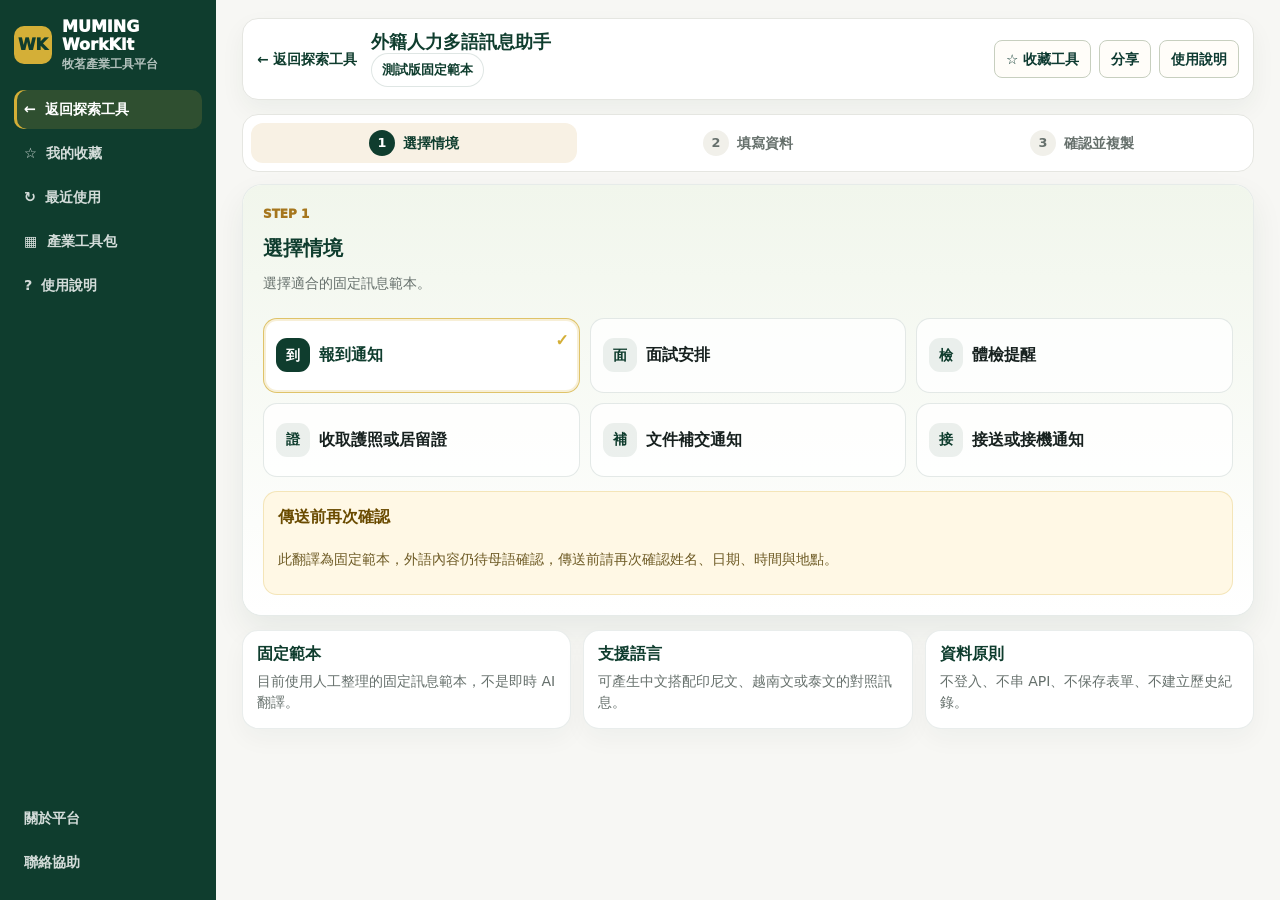
<file: tools/foreign-workforce-message/index.html>
<!doctype html>
<html lang="zh-Hant">
<head>
  <meta charset="UTF-8">
  <meta name="viewport" content="width=device-width, initial-scale=1">
  <title>外籍人力多語訊息助手｜MUMING WorkKit</title>
  <meta name="description" content="產生中文與印尼文、越南文、泰文對照的常用外籍人力工作通知訊息。">
  <link rel="canonical" href="https://sally741117.github.io/muming-workkit/tools/foreign-workforce-message/">
  <meta property="og:title" content="外籍人力多語訊息助手｜MUMING WorkKit">
  <meta property="og:description" content="以人工範本產生可複製的雙語通知草稿，第一版不串接翻譯 API。">
  <meta property="og:type" content="website">
  <link rel="manifest" href="../../manifest.webmanifest">
  <link rel="stylesheet" href="../../assets/css/styles.css">
  <link rel="stylesheet" href="tool.css?v=20260802-workkit-shell">
  <meta name="theme-color" content="#0f3d2e">
  <link rel="icon" href="data:,">
</head>
<body class="fw-step-page">
<a class="skip-link" href="#main">跳到主要內容</a>
<input class="tool-drawer-toggle" id="tool-drawer-toggle" type="checkbox" hidden>
<div class="tool-shell" data-foreign-workforce-tool>
  <aside class="tool-sidebar" aria-label="工具導覽">
    <a class="tool-brand" href="../../index.html">
      <span class="tool-brand-mark">WK</span>
      <span>MUMING WorkKit<small>牧茗產業工具平台</small></span>
    </a>
    <nav class="tool-nav" aria-label="主要入口">
      <a class="tool-nav-link is-active" href="../../index.html"><span>←</span>返回探索工具</a>
      <a class="tool-nav-link" href="../../index.html#favorites"><span>☆</span>我的收藏</a>
      <a class="tool-nav-link" href="../../index.html#recent"><span>↻</span>最近使用</a>
      <a class="tool-nav-link" href="../../index.html?mode=industry"><span>▦</span>產業工具包</a>
      <a class="tool-nav-link" href="#fw-help"><span>?</span>使用說明</a>
    </nav>
    <nav class="tool-nav tool-nav-bottom" aria-label="平台支援">
      <a class="tool-nav-link" href="../../about.html">關於平台</a>
      <a class="tool-nav-link" href="mailto:muming9000@gmail.com?subject=MUMING%20WorkKit%20使用協助">聯絡協助</a>
    </nav>
  </aside>

  <label class="tool-drawer-backdrop" for="tool-drawer-toggle" aria-hidden="true"></label>

  <main id="main" class="tool-main fw-step-tool">
    <header class="tool-mobile-bar">
      <a class="tool-mobile-back" href="../../index.html" aria-label="返回探索工具">←</a>
      <div class="tool-mobile-title">
        <strong>外籍人力多語訊息助手</strong>
        <span>MUMING WorkKit</span>
      </div>
      <label class="tool-mobile-menu" for="tool-drawer-toggle" role="button" aria-label="開啟選單"><span></span><span></span><span></span></label>
    </header>

    <div class="tool-main-inner">
      <section class="tool-command-bar" aria-label="工具操作列">
        <div class="tool-command-title">
          <a class="tool-return-link" href="../../index.html">← 返回探索工具</a>
          <div>
            <h1>外籍人力多語訊息助手</h1>
            <span class="fw-status-badge">測試版固定範本</span>
          </div>
        </div>
        <div class="tool-command-actions">
          <a class="button button-outline button-small" href="../../index.html#favorites">☆ 收藏工具</a>
          <button class="button button-outline button-small" type="button" data-share-tool>分享</button>
          <a class="button button-outline button-small" href="#fw-help">使用說明</a>
        </div>
      </section>

      <ol class="fw-step-progress" data-step-progress aria-label="操作步驟">
        <li class="is-active" data-step-item="1"><span>1</span><strong>選擇情境</strong></li>
        <li data-step-item="2"><span>2</span><strong>填寫資料</strong></li>
        <li data-step-item="3"><span>3</span><strong>確認並複製</strong></li>
      </ol>

      <section class="fw-flow-card" aria-live="polite">
        <div class="fw-flow-view fw-flow-view--scenario" data-step-view="1">
          <div class="fw-step-head"><span>Step 1</span><h2>選擇情境</h2><p>選擇適合的固定訊息範本。</p></div>
          <div class="fw-choice-grid" data-scenario-list></div>
          <button class="fw-more-toggle" type="button" data-more-scenarios aria-expanded="false" hidden>更多情境</button>
          <aside class="fw-reminder-card" aria-label="翻譯提醒">
            <strong>傳送前再次確認</strong>
            <p>此翻譯為固定範本，外語內容仍待母語確認，傳送前請再次確認姓名、日期、時間與地點。</p>
          </aside>
        </div>

        <form class="fw-flow-view fw-flow-view--form" data-step-view="2" data-message-form hidden>
          <div class="fw-step-head"><span>Step 2</span><h2>填寫必要資料</h2><p data-field-context>只填最少必要欄位即可產生訊息。</p></div>
          <div class="fw-field-grid" data-dynamic-fields></div>
          <div class="fw-language-summary">
            <span>輸出語言：<strong data-language-summary>中文＋印尼文</strong></span>
            <button type="button" data-language-toggle aria-expanded="false">變更</button>
          </div>
          <div class="fw-language-panel" data-language-panel hidden>
            <label for="language">目標語言</label>
            <select class="control" id="language" name="language" data-language-select required></select>
          </div>
          <details class="fw-more-settings" data-optional-section>
            <summary>補充資訊（選填）</summary>
            <div class="field fw-tone-field"><label>語氣 <small>選填</small></label><div class="segmented fw-tone-list" data-tone-list></div></div>
            <div class="fw-optional-fields" data-optional-fields></div>
            <div class="fw-check-list" data-optional-phrases></div>
          </details>
          <div class="fw-card-actions fw-card-actions--sticky">
            <button class="button button-outline" type="button" data-prev-step>上一步</button>
            <button class="button button-primary" type="button" data-generate-message>產生訊息</button>
          </div>
        </form>

        <section class="fw-flow-view fw-flow-view--result" data-step-view="3" hidden>
          <div class="fw-step-head"><span>Step 3</span><h2>確認並複製</h2><p>確認中文與選取語言結果後再複製。</p></div>
          <div class="fw-translation-warning">翻譯內容仍待母語確認，傳送前請再次確認。</div>
          <div class="fw-localization-warnings" data-localization-warnings hidden></div>
          <details class="fw-output-settings">
            <summary>顯示順序</summary>
            <div class="fw-display-controls" aria-label="顯示順序"><button class="is-active" type="button" data-display-mode="zh-first">中文在前</button><button type="button" data-display-mode="foreign-first">外語在前</button><button type="button" data-display-mode="foreign-only">只顯示外語</button></div>
          </details>
          <div class="fw-result-grid">
            <article class="fw-message-card" data-result-card="zh"></article>
            <article class="fw-message-card" data-result-card="foreign"></article>
          </div>
          <div class="fw-card-actions">
            <button class="button button-outline" type="button" data-return-edit>返回修改</button>
            <button class="button button-secondary" type="button" data-copy-bilingual>一鍵複製全部</button>
          </div>
        </section>
      </section>

      <section id="fw-help" class="fw-help-grid" aria-label="工具說明">
        <article><h2>固定範本</h2><p>目前使用人工整理的固定訊息範本，不是即時 AI 翻譯。</p></article>
        <article><h2>支援語言</h2><p>可產生中文搭配印尼文、越南文或泰文的對照訊息。</p></article>
        <article><h2>資料原則</h2><p>不登入、不串 API、不保存表單、不建立歷史紀錄。</p></article>
      </section>
    </div>
  </main>
</div>
<script src="../../assets/js/analytics.js"></script>
<script src="../../assets/js/main.js"></script>
<script src="localization.js?v=20260802-date-time-place"></script>
<script src="templates.js?v=20260802-date-time-place"></script>
<script src="tool.js?v=20260802-date-time-place"></script>
</body>
</html>
</file>
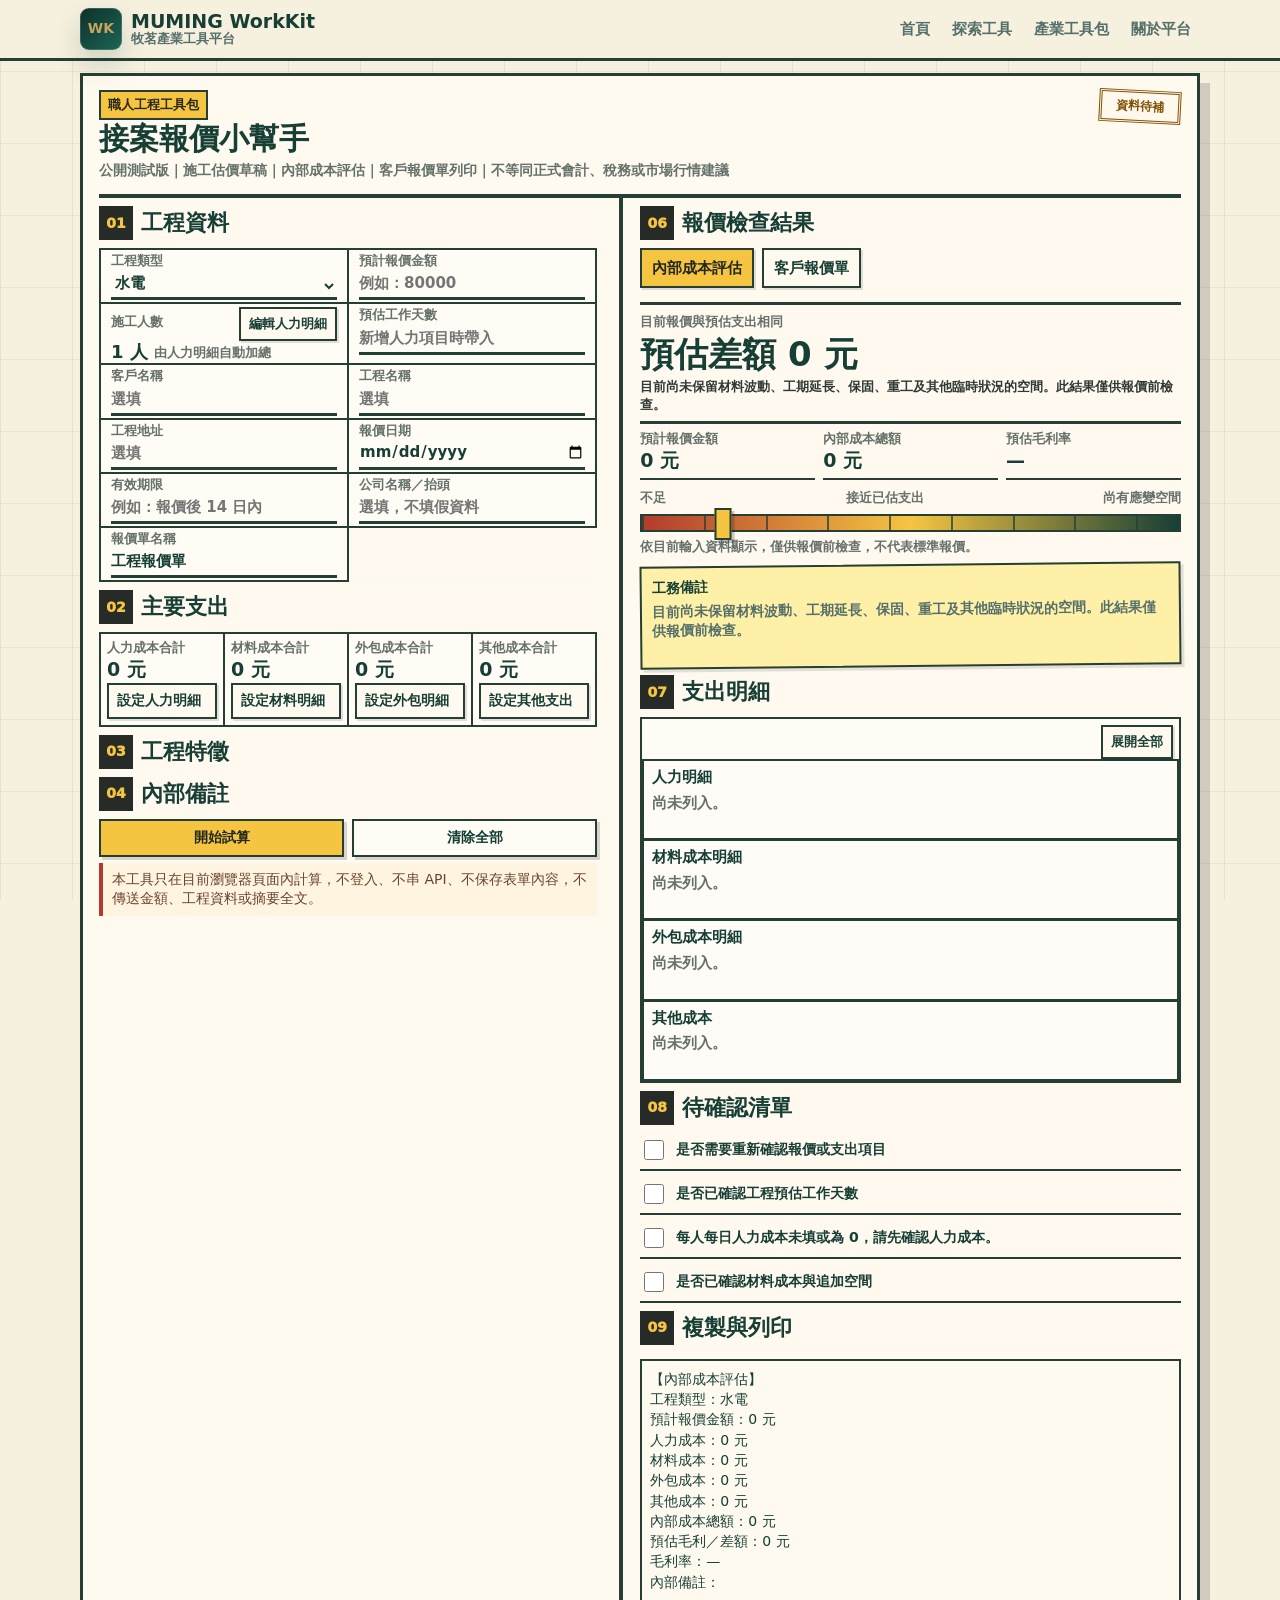
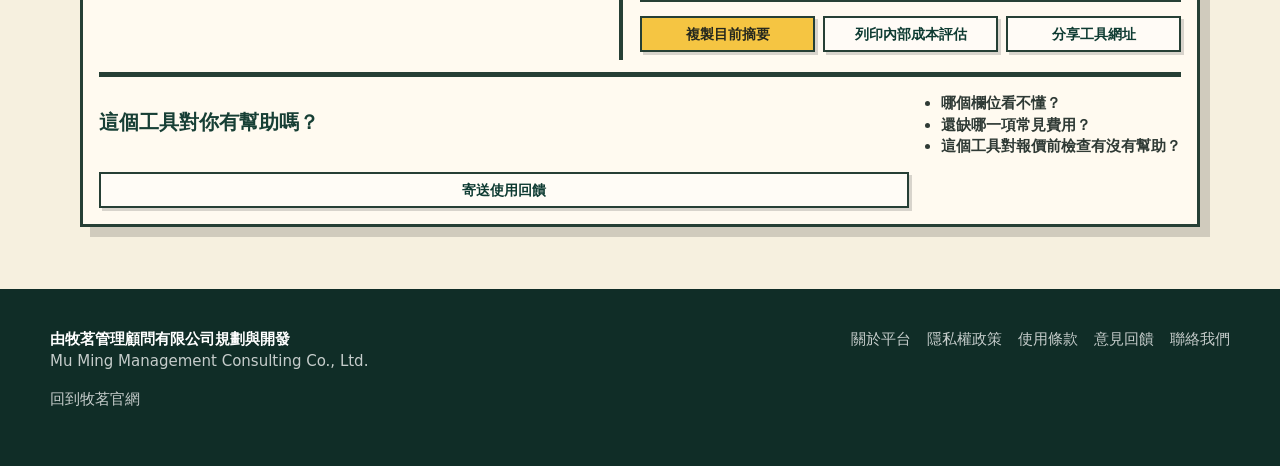
<file: tools/project-quote-helper/index.html>
<!doctype html>
<html lang="zh-Hant">
<head>
  <meta charset="UTF-8">
  <meta name="viewport" content="width=device-width, initial-scale=1">
  <title>接案報價小幫手｜MUMING WorkKit</title>
  <meta name="description" content="整理材料、人力與必要支出，快速檢查報價是否完整，並產生內部成本評估與客戶報價單。">
  <link rel="canonical" href="https://sally741117.github.io/muming-workkit/tools/project-quote-helper/">
  <meta property="og:title" content="接案報價小幫手｜MUMING WorkKit">
  <meta property="og:description" content="整理材料、人力與必要支出，快速檢查報價是否完整。">
  <meta property="og:type" content="website">
  <link rel="manifest" href="../../manifest.webmanifest">
  <link rel="stylesheet" href="../../assets/css/styles.css">
  <link rel="stylesheet" href="tool.css?v=20260805-standard-web">
  <meta name="theme-color" content="#173f35">
  <link rel="icon" href="data:,">
</head>
<body>
<a class="skip-link" href="#main">跳到主要內容</a>
<header class="site-header pq-site-header">
  <div class="container nav">
    <a class="brand" href="../../index.html"><span class="brand-mark">WK</span><span>MUMING WorkKit<small>牧茗產業工具平台</small></span></a>
    <button class="menu-toggle" data-menu-toggle aria-label="開啟選單" aria-expanded="false"><span></span><span></span><span></span></button>
    <nav class="nav-links" data-nav-menu>
      <a href="../../index.html">首頁</a>
      <a href="../../index.html">探索工具</a>
      <a href="../../industries.html">產業工具包</a>
      <a href="../../about.html">關於平台</a>
    </nav>
  </div>
</header>
<main id="main" data-project-quote-tool>
  <datalist id="pq-material-unit-options">
    <option value="個"></option>
    <option value="組"></option>
    <option value="式"></option>
    <option value="台"></option>
    <option value="支"></option>
    <option value="片"></option>
    <option value="包"></option>
    <option value="箱"></option>
    <option value="桶"></option>
    <option value="捲"></option>
    <option value="米"></option>
    <option value="平方米"></option>
    <option value="坪"></option>
    <option value="立方米"></option>
    <option value="車"></option>
    <option value="天"></option>
    <option value="次"></option>
  </datalist>
  <section class="pq-work-order">
    <div class="container pq-sheet">
      <div class="pq-sheet-head">
        <div>
          <p class="pq-pack-label">職人工程工具包</p>
          <h1>接案報價小幫手</h1>
          <p class="pq-purpose">公開測試版｜施工估價草稿｜內部成本評估｜客戶報價單列印｜不等同正式會計、稅務或市場行情建議</p>
        </div>
        <span class="pq-stamp" data-risk-level>資料待補</span>
      </div>

      <div class="pq-mobile-progress" aria-live="polite">
        <span data-step-label>完整盤點表｜明細可展開收合</span>
        <div class="pq-step-track" aria-hidden="true"><i data-step-progress></i></div>
      </div>

      <div class="pq-layout">
        <form class="pq-form" data-quote-form>
          <section class="pq-section pq-step-panel" data-step="1">
            <h2><button class="pq-section-toggle" type="button" data-section-toggle aria-expanded="true"><span>01</span>工程資料</button></h2>
            <div class="pq-grid pq-ledger-grid">
              <div class="field"><label for="project_type">工程類型</label><select class="control" id="project_type" name="project_type" data-project-type></select></div>
              <div class="field pq-custom-type" data-custom-project-type hidden><label for="custom_project_type">自訂工程類型</label><input class="control" id="custom_project_type" name="custom_project_type" autocomplete="off" placeholder="例如：小型浴室防水修繕"></div>
              <div class="field"><label for="quote_amount">預計報價金額</label><input class="control" id="quote_amount" name="quote_amount" inputmode="decimal" placeholder="例如：80000" data-money></div>
              <div class="field pq-crew-summary"><span class="pq-field-label">施工人數</span><strong data-crew-summary>0 人</strong><small data-crew-note>請新增人力項目</small><button class="pq-inline-button" type="button" data-edit-labor>編輯人力明細</button></div>
              <div class="field"><label for="work_days">預估工作天數</label><input class="control" id="work_days" name="work_days" inputmode="decimal" placeholder="新增人力項目時帶入" data-number></div>
              <div class="field"><label for="customer_name">客戶名稱</label><input class="control" id="customer_name" name="customer_name" autocomplete="off" placeholder="選填"></div>
              <div class="field"><label for="project_name">工程名稱</label><input class="control" id="project_name" name="project_name" autocomplete="off" placeholder="選填"></div>
              <div class="field"><label for="project_address">工程地址</label><input class="control" id="project_address" name="project_address" autocomplete="off" placeholder="選填"></div>
              <div class="field"><label for="quote_date">報價日期</label><input class="control" id="quote_date" name="quote_date" type="date"></div>
              <div class="field"><label for="valid_until">有效期限</label><input class="control" id="valid_until" name="valid_until" autocomplete="off" placeholder="例如：報價後 14 日內"></div>
              <div class="field"><label for="company_title">公司名稱／抬頭</label><input class="control" id="company_title" name="company_title" autocomplete="off" placeholder="選填，不填假資料"></div>
              <div class="field"><label for="quote_title">報價單名稱</label><input class="control" id="quote_title" name="quote_title" autocomplete="off" value="工程報價單"></div>
            </div>
          </section>

          <section class="pq-section pq-step-panel" data-step="2">
            <h2><button class="pq-section-toggle" type="button" data-section-toggle aria-expanded="true"><span>02</span>主要支出</button></h2>
            <div class="pq-summary-ledger pq-summary-ledger--four">
              <div><span>人力成本合計</span><strong data-total="labor">0 元</strong><button type="button" data-detail-toggle="labor" aria-expanded="false">設定人力明細</button></div>
              <div><span>材料成本合計</span><strong data-total="material">0 元</strong><button type="button" data-detail-toggle="material" aria-expanded="false">設定材料明細</button></div>
              <div><span>外包成本合計</span><strong data-total="subcontract">0 元</strong><button type="button" data-detail-toggle="subcontract" aria-expanded="false">設定外包明細</button></div>
              <div><span>其他成本合計</span><strong data-total="other">0 元</strong><button type="button" data-detail-toggle="other" aria-expanded="false">設定其他支出</button></div>
            </div>
            <div class="pq-detail-panel" data-detail-panel="labor" hidden>
              <div class="pq-detail-head"><h3>人力明細</h3><button class="pq-inline-button" type="button" data-add-row="labor">＋新增工種</button></div>
              <div data-detail-list="labor"></div>
            </div>
            <div class="pq-detail-panel" data-detail-panel="material" hidden>
              <div class="pq-detail-head"><h3>材料明細</h3><button class="pq-inline-button" type="button" data-add-row="material">＋新增材料項目</button></div>
              <div data-detail-list="material"></div>
            </div>
            <div class="pq-detail-panel" data-detail-panel="subcontract" hidden>
              <div class="pq-detail-head"><h3>外包明細</h3><button class="pq-inline-button" type="button" data-add-row="subcontract">＋新增外包項目</button></div>
              <div data-detail-list="subcontract"></div>
            </div>
            <div class="pq-detail-panel" data-detail-panel="other" hidden>
              <div class="pq-detail-head"><h3>其他支出</h3><button class="pq-inline-button" type="button" data-add-row="other">＋新增自訂項目</button></div>
              <div data-detail-list="other"></div>
            </div>
          </section>

          <section class="pq-section pq-step-panel is-collapsed" data-step="3">
            <h2><button class="pq-section-toggle" type="button" data-section-toggle aria-expanded="false"><span>03</span>工程特徵</button></h2>
            <div class="pq-feature-box">
              <p class="pq-feature-note">勾選後會建立待填寫的支出草稿，不會自動填入金額。</p>
              <div class="pq-feature-summary" data-feature-summary>尚未建立待確認支出。</div>
              <button class="pq-inline-button" type="button" data-go-pending-costs hidden>前往填寫</button>
              <div class="pq-checks" data-feature-list></div>
            </div>
          </section>

          <section class="pq-section pq-step-panel is-collapsed" data-step="5">
            <h2><button class="pq-section-toggle" type="button" data-section-toggle aria-expanded="false"><span>04</span>內部備註</button></h2>
            <div class="pq-grid pq-ledger-grid">
              <div class="field"><label for="internal_note">內部備註</label><input class="control" id="internal_note" name="internal_note" autocomplete="off" placeholder="僅內部評估顯示，不進客戶版"></div>
            </div>
          </section>

          <div class="pq-actions">
            <button class="button button-primary" type="button" data-calculate>開始試算</button>
            <button class="button button-outline" type="button" data-reset>清除全部</button>
          </div>
          <p class="notice pq-privacy-note">本工具只在目前瀏覽器頁面內計算，不登入、不串 API、不保存表單內容，不傳送金額、工程資料或摘要全文。</p>
        </form>

        <aside class="pq-results pq-step-panel" data-step="6" aria-label="報價檢查結果">
          <section class="pq-section pq-result-section">
            <h2><button class="pq-section-toggle" type="button" data-section-toggle aria-expanded="true"><span>06</span>報價檢查結果</button></h2>
            <div class="pq-output-tabs" role="tablist" aria-label="輸出模式">
              <button class="is-active" type="button" data-output-mode="internal" role="tab" aria-selected="true">內部成本評估</button>
              <button type="button" data-output-mode="customer" role="tab" aria-selected="false">客戶報價單</button>
            </div>
            <div class="pq-output-panel" data-output-panel="internal">
              <div class="pq-result-main" data-main-result></div>
              <div class="pq-secondary-numbers" data-secondary-numbers></div>
              <div class="pq-ruler-wrap">
                <div class="pq-ruler-labels"><span>不足</span><span>接近已估支出</span><span>尚有應變空間</span></div>
                <div class="pq-ruler" data-ruler><i></i></div>
                <p>依目前輸入資料顯示，僅供報價前檢查，不代表標準報價。</p>
              </div>
              <div class="pq-work-note" data-work-note></div>
            </div>
            <div class="pq-output-panel" data-output-panel="customer" hidden>
              <section class="pq-customer-settings" data-customer-settings>
                <h3>客戶報價項目設定</h3>
                <p class="pq-feature-note">勾選要顯示在客戶報價單的項目；顯示名稱與報價金額可自行調整，不影響內部成本。</p>
                <div data-customer-list></div>
              </section>
              <section class="pq-customer-settings pq-customer-tax">
                <h3>稅額設定與客戶備註</h3>
                <div class="pq-grid pq-ledger-grid">
                  <div class="field"><label for="tax_mode">稅額計算方式</label><select class="control" id="tax_mode" name="tax_mode"><option value="exclusive">未稅金額另加稅</option><option value="inclusive">輸入金額已含稅</option></select></div>
                  <div class="field"><label for="tax_rate">營業稅率 %</label><input class="control" id="tax_rate" name="tax_rate" inputmode="decimal" value="5" data-number></div>
                  <div class="field"><label for="customer_note">客戶備註</label><input class="control" id="customer_note" name="customer_note" autocomplete="off" placeholder="例如：實際數量依現場丈量調整"></div>
                </div>
              </section>
              <div class="pq-customer-preview" data-customer-preview></div>
              <div class="pq-customer-print-actions"><button class="button button-outline" type="button" data-print-customer>列印客戶報價單</button></div>
            </div>
          </section>

          <section class="pq-section pq-cost-section" data-internal-only>
            <h2><button class="pq-section-toggle" type="button" data-section-toggle aria-expanded="true"><span>07</span>支出明細</button></h2>
            <div class="pq-breakdown" data-breakdown></div>
          </section>

          <section class="pq-section pq-check-section" data-internal-only>
            <h2><button class="pq-section-toggle" type="button" data-section-toggle aria-expanded="true"><span>08</span>待確認清單</button></h2>
            <div class="pq-alerts" data-alerts></div>
          </section>

          <section class="pq-section pq-copy-section">
            <h2><button class="pq-section-toggle" type="button" data-section-toggle aria-expanded="true"><span>09</span>複製與列印</button></h2>
            <pre class="pq-copy-text" data-copy-text></pre>
            <div class="pq-copy-actions">
              <button class="button button-secondary" type="button" data-copy-summary>複製目前摘要</button>
              <button class="button button-outline" type="button" data-print-internal>列印內部成本評估</button>
              <button class="button button-outline" type="button" data-print-customer data-customer-only>列印客戶報價單</button>
              <button class="button button-outline" type="button" data-share-tool>分享工具網址</button>
            </div>
          </section>
        </aside>
      </div>

      <div class="pq-mobile-actions" data-mobile-actions>
        <button type="button" data-expand-all>展開全部</button><button type="button" data-collapse-costs>收合支出</button><button type="button" class="primary" data-show-result>查看結果</button>
      </div>

      <section class="pq-feedback" aria-labelledby="feedback-title">
        <h2 id="feedback-title">這個工具對你有幫助嗎？</h2>
        <ul>
          <li>哪個欄位看不懂？</li>
          <li>還缺哪一項常見費用？</li>
          <li>這個工具對報價前檢查有沒有幫助？</li>
        </ul>
        <a class="button button-outline" href="mailto:muming9000@gmail.com?subject=%E6%8E%A5%E6%A1%88%E5%A0%B1%E5%83%B9%E5%B0%8F%E5%B9%AB%E6%89%8B%E4%BD%BF%E7%94%A8%E5%9B%9E%E9%A5%8B">寄送使用回饋</a>
      </section>
    </div>
  </section>
</main>
<footer class="site-footer"><div class="container footer-grid"><div><strong>由牧茗管理顧問有限公司規劃與開發</strong><p>Mu Ming Management Consulting Co., Ltd.</p><p><a href="https://sally741117.github.io/muming-website/">回到牧茗官網</a></p></div><nav class="footer-links"><a href="../../about.html">關於平台</a><a href="../../privacy.html">隱私權政策</a><a href="../../terms.html">使用條款</a><a href="mailto:muming9000@gmail.com?subject=MUMING%20WorkKit%20使用回饋">意見回饋</a><a href="mailto:muming9000@gmail.com">聯絡我們</a></nav></div></footer>
<script src="../../assets/js/analytics.js"></script>
<script src="../../assets/js/main.js"></script>
<script src="rules.js?v=20260801"></script>
<script src="tool.js?v=20260805-release"></script>
</body>
</html>
</file>
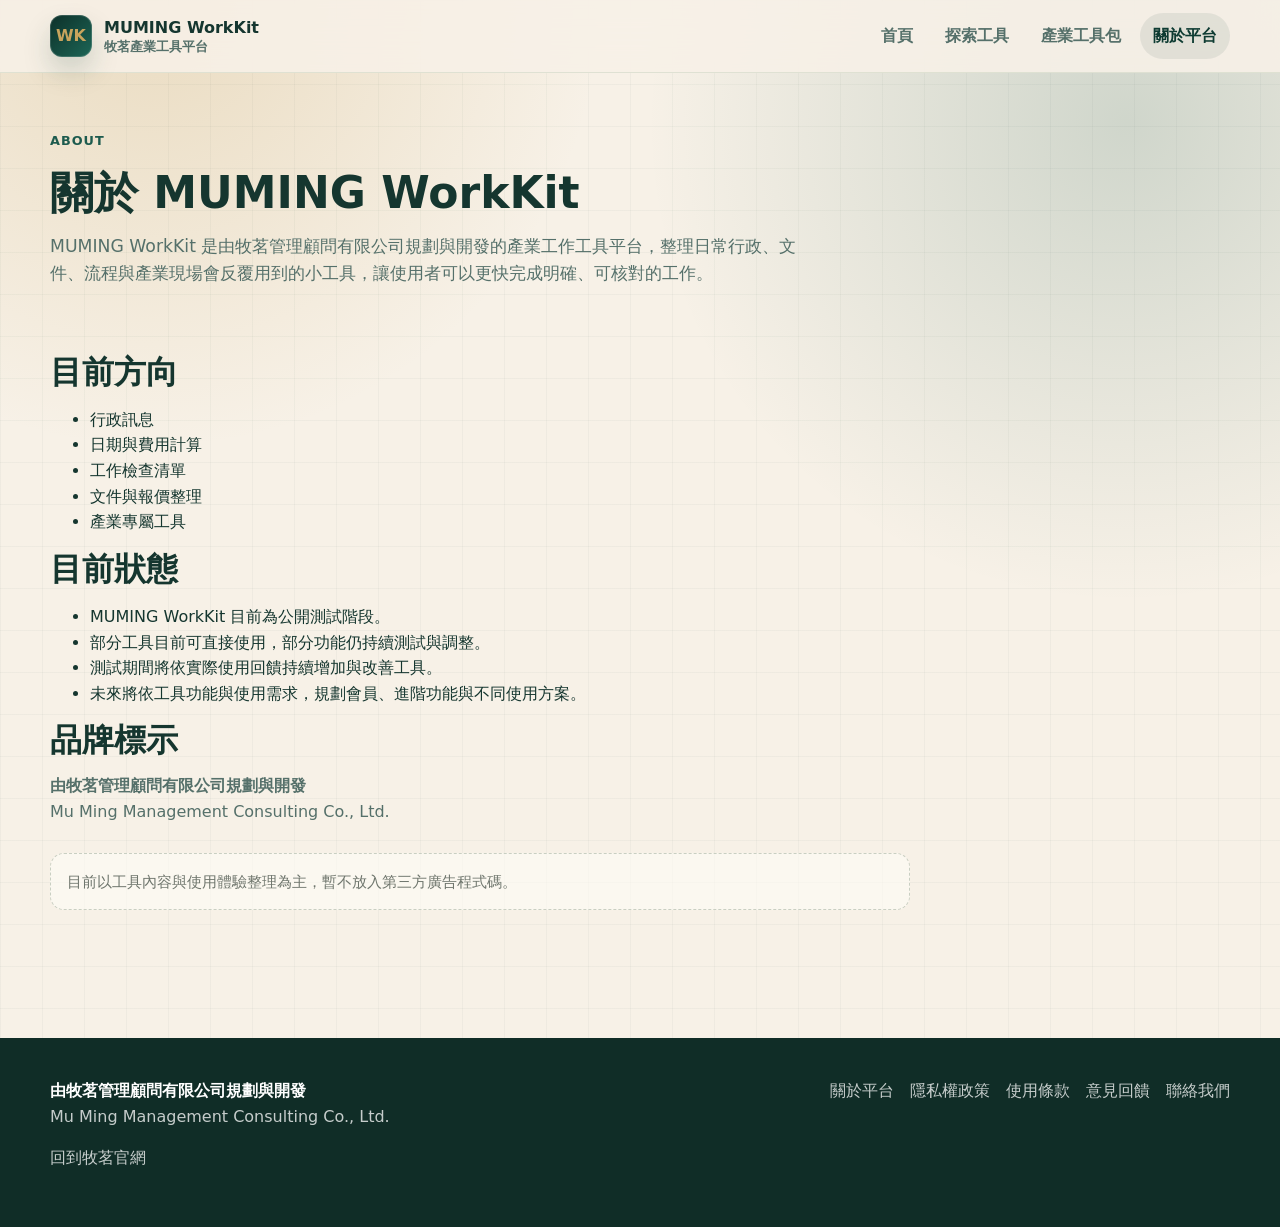
<file: about.html>
<!doctype html>
<html lang="zh-Hant">
<head>
  <meta charset="UTF-8">
  <meta name="viewport" content="width=device-width, initial-scale=1">
  <title>關於 MUMING WorkKit｜牧茗產業工具平台</title>
  <meta name="description" content="MUMING WorkKit 是由牧茗管理顧問有限公司規劃與開發的產業工作工具平台，整理可直接使用的日常行政、文件與流程工具。">
  <link rel="canonical" href="https://sally741117.github.io/muming-workkit/about.html">
  <meta property="og:title" content="關於 MUMING WorkKit">
  <meta property="og:description" content="了解 MUMING WorkKit 的產品方向、公開測試狀態與牧茗品牌資訊。">
  <meta property="og:type" content="website">
  <link rel="manifest" href="manifest.webmanifest">
  <link rel="stylesheet" href="assets/css/styles.css">
  <meta name="theme-color" content="#0e3b32">
  <link rel="icon" href="data:,">
</head>
<body>
<a class="skip-link" href="#main">跳到主要內容</a>
<header class="site-header">
  <div class="container nav">
    <a class="brand" href="index.html"><span class="brand-mark">WK</span><span>MUMING WorkKit<small>牧茗產業工具平台</small></span></a>
    <button class="menu-toggle" data-menu-toggle aria-label="開啟選單" aria-expanded="false"><span></span><span></span><span></span></button>
    <nav class="nav-links" data-nav-menu>
      <a href="index.html">首頁</a>
      <a href="index.html">探索工具</a>
      <a href="industries.html">產業工具包</a>
      <a aria-current="page" href="about.html">關於平台</a>
    </nav>
  </div>
</header>
<main id="main">
  <section class="page-hero">
    <div class="container">
      <p class="eyebrow">About</p>
      <h1>關於 MUMING WorkKit</h1>
      <p class="lead">MUMING WorkKit 是由牧茗管理顧問有限公司規劃與開發的產業工作工具平台，整理日常行政、文件、流程與產業現場會反覆用到的小工具，讓使用者可以更快完成明確、可核對的工作。</p>
    </div>
  </section>
  <section class="content-page">
    <div class="container">
      <article>
        <h2>目前方向</h2>
        <ul>
          <li>行政訊息</li>
          <li>日期與費用計算</li>
          <li>工作檢查清單</li>
          <li>文件與報價整理</li>
          <li>產業專屬工具</li>
        </ul>
        <h2>目前狀態</h2>
        <ul>
          <li>MUMING WorkKit 目前為公開測試階段。</li>
          <li>部分工具目前可直接使用，部分功能仍持續測試與調整。</li>
          <li>測試期間將依實際使用回饋持續增加與改善工具。</li>
          <li>未來將依工具功能與使用需求，規劃會員、進階功能與不同使用方案。</li>
        </ul>
        <h2>品牌標示</h2>
        <p><strong>由牧茗管理顧問有限公司規劃與開發</strong><br>Mu Ming Management Consulting Co., Ltd.</p>
        <div class="ad-slot">目前以工具內容與使用體驗整理為主，暫不放入第三方廣告程式碼。</div>
      </article>
    </div>
  </section>
</main>
<footer class="site-footer">
  <div class="container footer-grid">
    <div><strong>由牧茗管理顧問有限公司規劃與開發</strong><p>Mu Ming Management Consulting Co., Ltd.</p><p><a href="https://sally741117.github.io/muming-website/">回到牧茗官網</a></p></div>
    <nav class="footer-links"><a href="about.html">關於平台</a><a href="privacy.html">隱私權政策</a><a href="terms.html">使用條款</a><a href="mailto:muming9000@gmail.com?subject=MUMING%20WorkKit%20使用回饋">意見回饋</a><a href="mailto:muming9000@gmail.com">聯絡我們</a></nav>
  </div>
</footer>
<script src="assets/js/analytics.js"></script>
<script src="assets/js/main.js"></script>
</body>
</html>
</file>
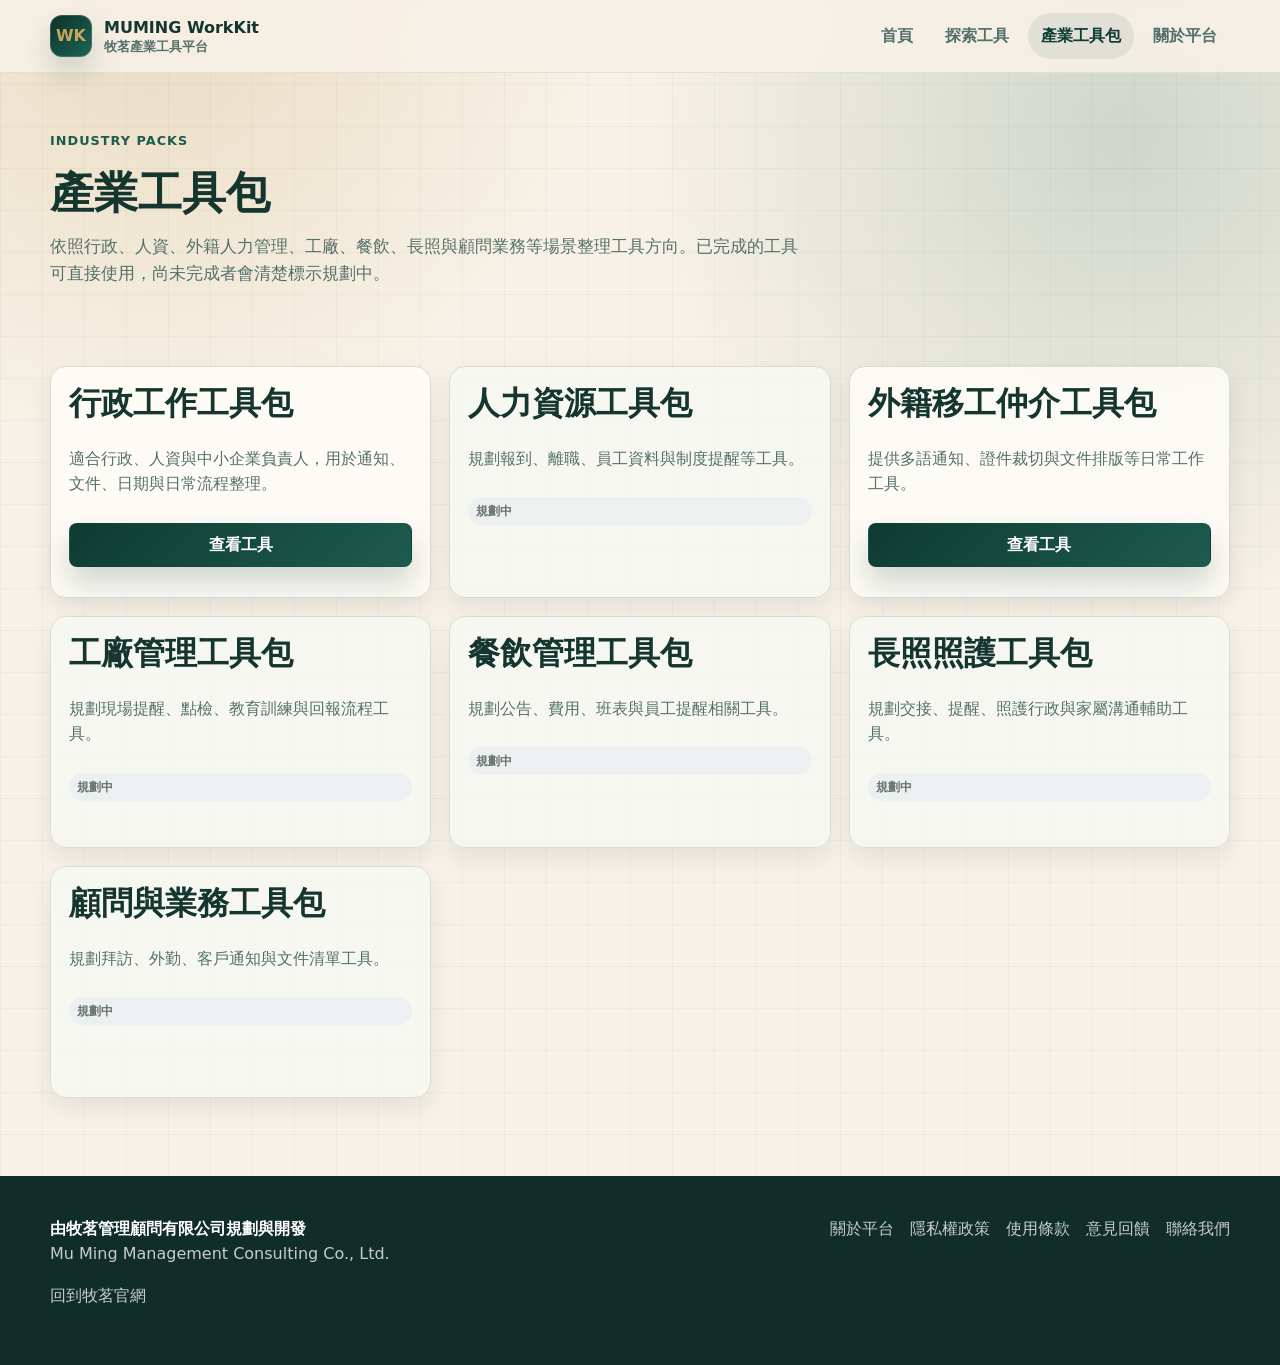
<file: industries.html>
<!doctype html>
<html lang="zh-Hant">
<head>
  <meta charset="UTF-8">
  <meta name="viewport" content="width=device-width, initial-scale=1">
  <title>產業工具包｜MUMING WorkKit</title>
  <meta name="description" content="MUMING WorkKit 依行政、人資、外籍人力管理、工廠、餐飲、長照與顧問業務等工作情境規劃產業工具包。">
  <link rel="canonical" href="https://sally741117.github.io/muming-workkit/industries.html">
  <meta property="og:title" content="產業工具包｜MUMING WorkKit">
  <meta property="og:description" content="依不同產業與角色探索可用與規劃中的工作工具。">
  <meta property="og:type" content="website">
  <link rel="manifest" href="manifest.webmanifest">
  <link rel="stylesheet" href="assets/css/styles.css">
  <meta name="theme-color" content="#0e3b32">
  <link rel="icon" href="data:,">
</head>
<body>
<a class="skip-link" href="#main">跳到主要內容</a>
<header class="site-header">
  <div class="container nav">
    <a class="brand" href="index.html"><span class="brand-mark">WK</span><span>MUMING WorkKit<small>牧茗產業工具平台</small></span></a>
    <button class="menu-toggle" data-menu-toggle aria-label="開啟選單" aria-expanded="false"><span></span><span></span><span></span></button>
    <nav class="nav-links" data-nav-menu>
      <a href="index.html">首頁</a>
      <a href="index.html">探索工具</a>
      <a aria-current="page" href="industries.html">產業工具包</a>
      <a href="about.html">關於平台</a>
    </nav>
  </div>
</header>
<main id="main">
  <section class="page-hero">
    <div class="container">
      <p class="eyebrow">Industry packs</p>
      <h1>產業工具包</h1>
      <p class="lead">依照行政、人資、外籍人力管理、工廠、餐飲、長照與顧問業務等場景整理工具方向。已完成的工具可直接使用，尚未完成者會清楚標示規劃中。</p>
    </div>
  </section>
  <section class="section">
    <div class="container grid grid-3">
      <article class="industry-card">
        <h2>行政工作工具包</h2>
        <p>適合行政、人資與中小企業負責人，用於通知、文件、日期與日常流程整理。</p>
        <a class="button button-secondary" href="index.html?q=行政工作">查看工具</a>
      </article>
      <article class="industry-card is-planned"><h2>人力資源工具包</h2><p>規劃報到、離職、員工資料與制度提醒等工具。</p><span class="status-pill status-dev">規劃中</span></article>
      <article class="industry-card"><h2>外籍移工仲介工具包</h2><p>提供多語通知、證件裁切與文件排版等日常工作工具。</p><a class="button button-secondary" href="index.html?industry=foreign-workforce">查看工具</a></article>
      <article class="industry-card is-planned"><h2>工廠管理工具包</h2><p>規劃現場提醒、點檢、教育訓練與回報流程工具。</p><span class="status-pill status-dev">規劃中</span></article>
      <article class="industry-card is-planned"><h2>餐飲管理工具包</h2><p>規劃公告、費用、班表與員工提醒相關工具。</p><span class="status-pill status-dev">規劃中</span></article>
      <article class="industry-card is-planned"><h2>長照照護工具包</h2><p>規劃交接、提醒、照護行政與家屬溝通輔助工具。</p><span class="status-pill status-dev">規劃中</span></article>
      <article class="industry-card is-planned"><h2>顧問與業務工具包</h2><p>規劃拜訪、外勤、客戶通知與文件清單工具。</p><span class="status-pill status-dev">規劃中</span></article>
    </div>
  </section>
</main>
<footer class="site-footer">
  <div class="container footer-grid">
    <div><strong>由牧茗管理顧問有限公司規劃與開發</strong><p>Mu Ming Management Consulting Co., Ltd.</p><p><a href="https://sally741117.github.io/muming-website/">回到牧茗官網</a></p></div>
    <nav class="footer-links"><a href="about.html">關於平台</a><a href="privacy.html">隱私權政策</a><a href="terms.html">使用條款</a><a href="mailto:muming9000@gmail.com?subject=MUMING%20WorkKit%20使用回饋">意見回饋</a><a href="mailto:muming9000@gmail.com">聯絡我們</a></nav>
  </div>
</footer>
<script src="assets/js/analytics.js"></script>
<script src="assets/js/main.js"></script>
</body>
</html>
</file>
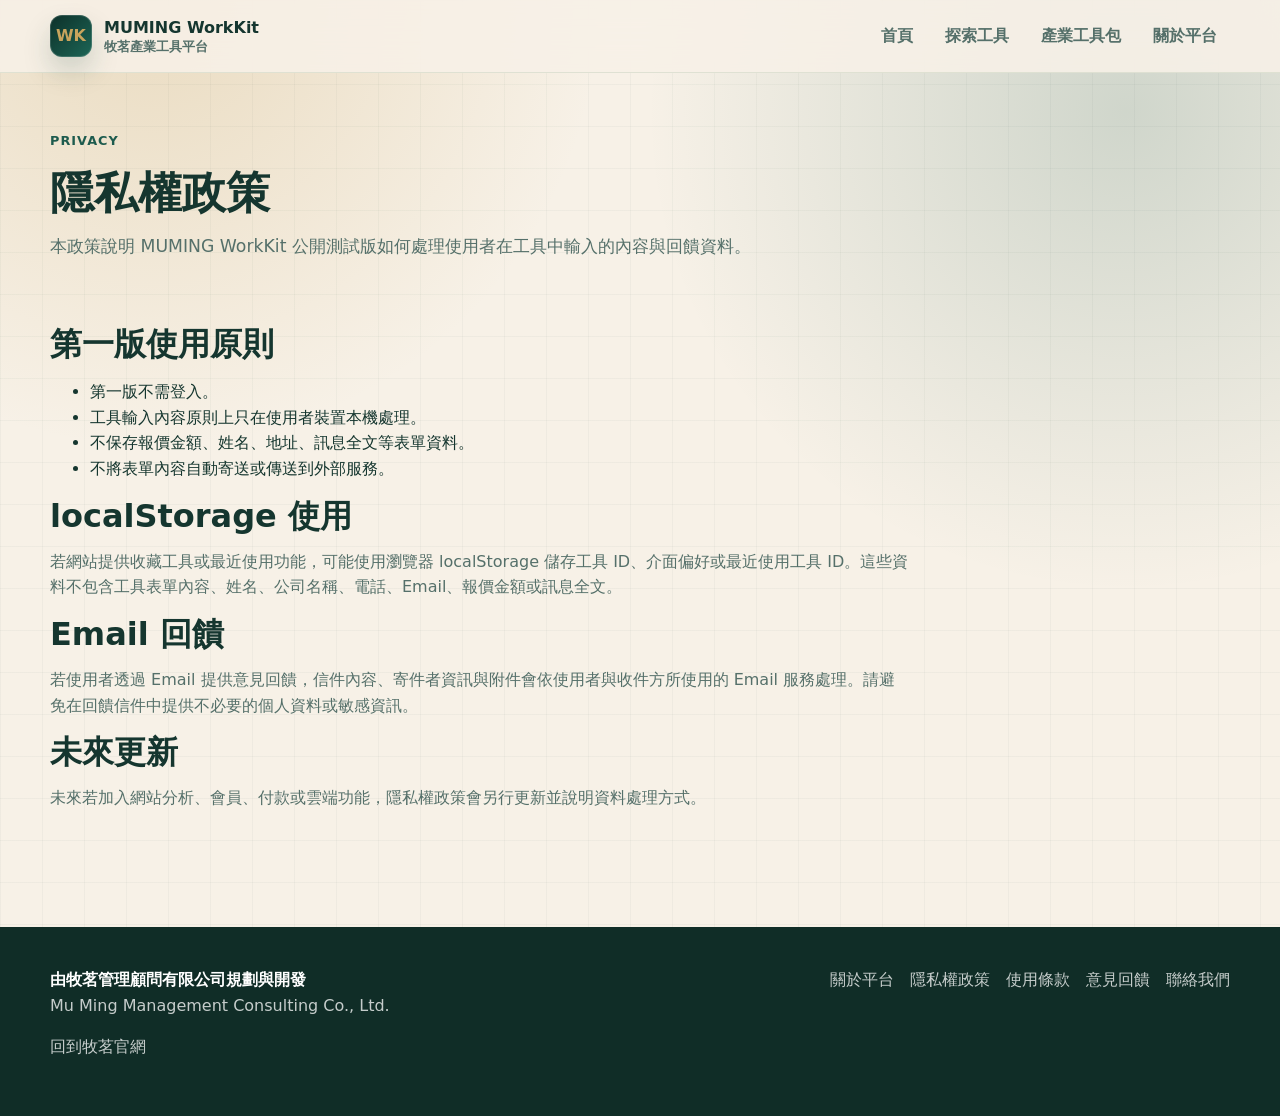
<file: privacy.html>
<!doctype html>
<html lang="zh-Hant">
<head>
  <meta charset="UTF-8">
  <meta name="viewport" content="width=device-width, initial-scale=1">
  <title>隱私權政策｜MUMING WorkKit</title>
  <meta name="description" content="MUMING WorkKit 隱私權政策，說明第一版工具資料處理、localStorage 使用與 Email 回饋資料原則。">
  <link rel="canonical" href="https://sally741117.github.io/muming-workkit/privacy.html">
  <meta property="og:title" content="隱私權政策｜MUMING WorkKit">
  <meta property="og:description" content="了解 MUMING WorkKit 如何處理工具輸入內容、收藏工具與回饋 Email。">
  <meta property="og:type" content="website">
  <link rel="manifest" href="manifest.webmanifest">
  <link rel="stylesheet" href="assets/css/styles.css">
  <meta name="theme-color" content="#0e3b32">
  <link rel="icon" href="data:,">
</head>
<body>
<a class="skip-link" href="#main">跳到主要內容</a>
<header class="site-header">
  <div class="container nav">
    <a class="brand" href="index.html"><span class="brand-mark">WK</span><span>MUMING WorkKit<small>牧茗產業工具平台</small></span></a>
    <button class="menu-toggle" data-menu-toggle aria-label="開啟選單" aria-expanded="false"><span></span><span></span><span></span></button>
    <nav class="nav-links" data-nav-menu>
      <a href="index.html">首頁</a>
      <a href="index.html">探索工具</a>
      <a href="industries.html">產業工具包</a>
      <a href="about.html">關於平台</a>
    </nav>
  </div>
</header>
<main id="main">
  <section class="page-hero">
    <div class="container">
      <p class="eyebrow">Privacy</p>
      <h1>隱私權政策</h1>
      <p class="lead">本政策說明 MUMING WorkKit 公開測試版如何處理使用者在工具中輸入的內容與回饋資料。</p>
    </div>
  </section>
  <section class="content-page">
    <div class="container">
      <article>
        <h2>第一版使用原則</h2>
        <ul>
          <li>第一版不需登入。</li>
          <li>工具輸入內容原則上只在使用者裝置本機處理。</li>
          <li>不保存報價金額、姓名、地址、訊息全文等表單資料。</li>
          <li>不將表單內容自動寄送或傳送到外部服務。</li>
        </ul>
        <h2>localStorage 使用</h2>
        <p>若網站提供收藏工具或最近使用功能，可能使用瀏覽器 localStorage 儲存工具 ID、介面偏好或最近使用工具 ID。這些資料不包含工具表單內容、姓名、公司名稱、電話、Email、報價金額或訊息全文。</p>
        <h2>Email 回饋</h2>
        <p>若使用者透過 Email 提供意見回饋，信件內容、寄件者資訊與附件會依使用者與收件方所使用的 Email 服務處理。請避免在回饋信件中提供不必要的個人資料或敏感資訊。</p>
        <h2>未來更新</h2>
        <p>未來若加入網站分析、會員、付款或雲端功能，隱私權政策會另行更新並說明資料處理方式。</p>
      </article>
    </div>
  </section>
</main>
<footer class="site-footer">
  <div class="container footer-grid">
    <div><strong>由牧茗管理顧問有限公司規劃與開發</strong><p>Mu Ming Management Consulting Co., Ltd.</p><p><a href="https://sally741117.github.io/muming-website/">回到牧茗官網</a></p></div>
    <nav class="footer-links"><a href="about.html">關於平台</a><a href="privacy.html">隱私權政策</a><a href="terms.html">使用條款</a><a href="mailto:muming9000@gmail.com?subject=MUMING%20WorkKit%20使用回饋">意見回饋</a><a href="mailto:muming9000@gmail.com">聯絡我們</a></nav>
  </div>
</footer>
<script src="assets/js/analytics.js"></script>
<script src="assets/js/main.js"></script>
</body>
</html>
</file>
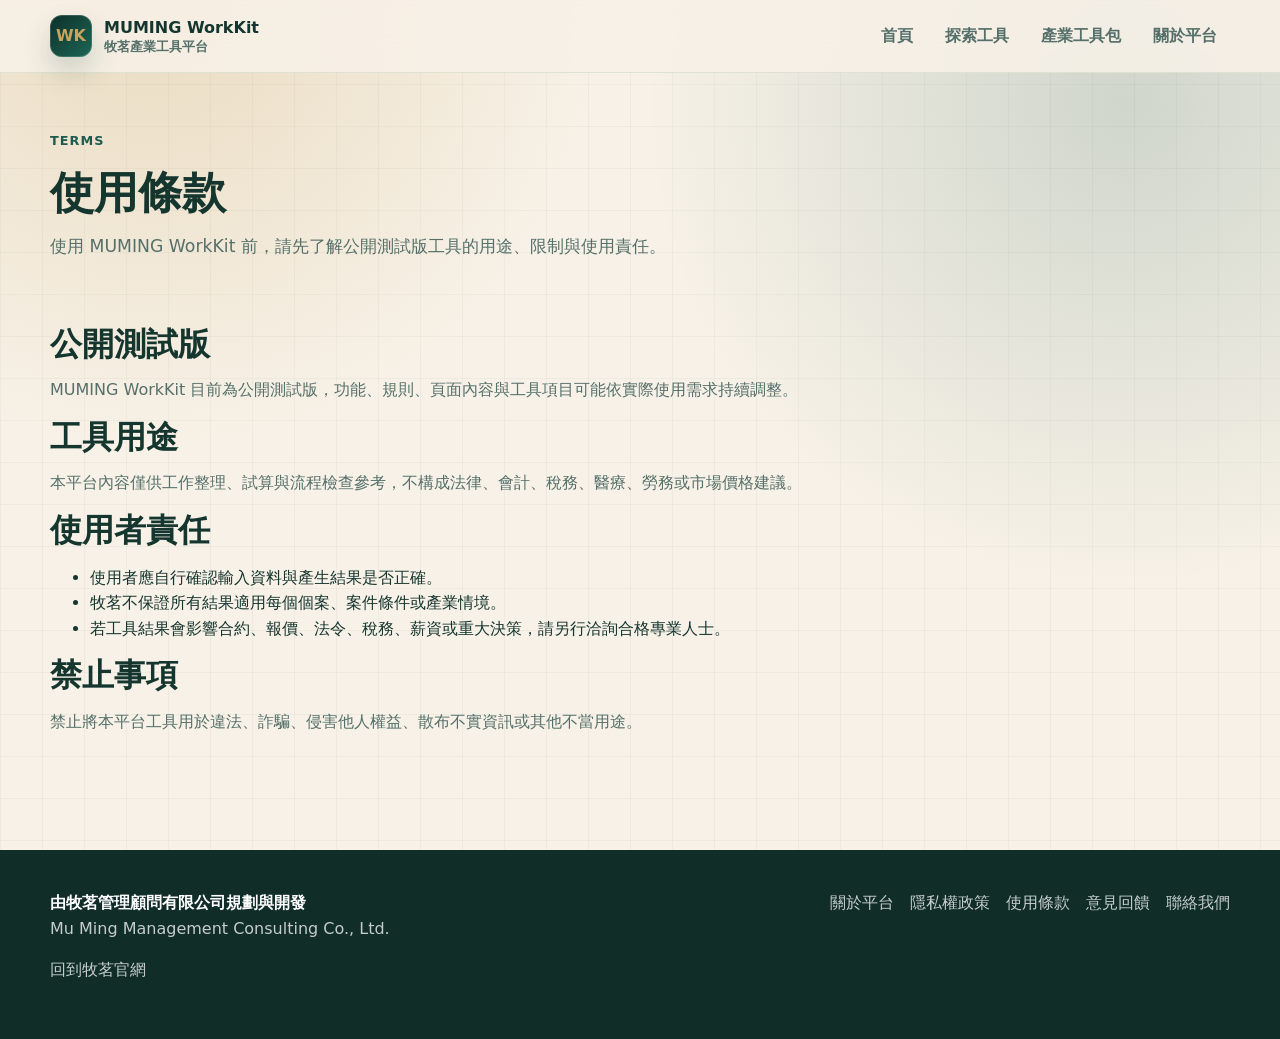
<file: terms.html>
<!doctype html>
<html lang="zh-Hant">
<head>
  <meta charset="UTF-8">
  <meta name="viewport" content="width=device-width, initial-scale=1">
  <title>使用條款｜MUMING WorkKit</title>
  <meta name="description" content="MUMING WorkKit 使用條款，說明公開測試版工具僅供工作整理、試算與流程檢查參考。">
  <link rel="canonical" href="https://sally741117.github.io/muming-workkit/terms.html">
  <meta property="og:title" content="使用條款｜MUMING WorkKit">
  <meta property="og:description" content="了解 MUMING WorkKit 公開測試版工具的使用限制與注意事項。">
  <meta property="og:type" content="website">
  <link rel="manifest" href="manifest.webmanifest">
  <link rel="stylesheet" href="assets/css/styles.css">
  <meta name="theme-color" content="#0e3b32">
  <link rel="icon" href="data:,">
</head>
<body>
<a class="skip-link" href="#main">跳到主要內容</a>
<header class="site-header">
  <div class="container nav">
    <a class="brand" href="index.html"><span class="brand-mark">WK</span><span>MUMING WorkKit<small>牧茗產業工具平台</small></span></a>
    <button class="menu-toggle" data-menu-toggle aria-label="開啟選單" aria-expanded="false"><span></span><span></span><span></span></button>
    <nav class="nav-links" data-nav-menu>
      <a href="index.html">首頁</a>
      <a href="index.html">探索工具</a>
      <a href="industries.html">產業工具包</a>
      <a href="about.html">關於平台</a>
    </nav>
  </div>
</header>
<main id="main">
  <section class="page-hero">
    <div class="container">
      <p class="eyebrow">Terms</p>
      <h1>使用條款</h1>
      <p class="lead">使用 MUMING WorkKit 前，請先了解公開測試版工具的用途、限制與使用責任。</p>
    </div>
  </section>
  <section class="content-page">
    <div class="container">
      <article>
        <h2>公開測試版</h2>
        <p>MUMING WorkKit 目前為公開測試版，功能、規則、頁面內容與工具項目可能依實際使用需求持續調整。</p>
        <h2>工具用途</h2>
        <p>本平台內容僅供工作整理、試算與流程檢查參考，不構成法律、會計、稅務、醫療、勞務或市場價格建議。</p>
        <h2>使用者責任</h2>
        <ul>
          <li>使用者應自行確認輸入資料與產生結果是否正確。</li>
          <li>牧茗不保證所有結果適用每個個案、案件條件或產業情境。</li>
          <li>若工具結果會影響合約、報價、法令、稅務、薪資或重大決策，請另行洽詢合格專業人士。</li>
        </ul>
        <h2>禁止事項</h2>
        <p>禁止將本平台工具用於違法、詐騙、侵害他人權益、散布不實資訊或其他不當用途。</p>
      </article>
    </div>
  </section>
</main>
<footer class="site-footer">
  <div class="container footer-grid">
    <div><strong>由牧茗管理顧問有限公司規劃與開發</strong><p>Mu Ming Management Consulting Co., Ltd.</p><p><a href="https://sally741117.github.io/muming-website/">回到牧茗官網</a></p></div>
    <nav class="footer-links"><a href="about.html">關於平台</a><a href="privacy.html">隱私權政策</a><a href="terms.html">使用條款</a><a href="mailto:muming9000@gmail.com?subject=MUMING%20WorkKit%20使用回饋">意見回饋</a><a href="mailto:muming9000@gmail.com">聯絡我們</a></nav>
  </div>
</footer>
<script src="assets/js/analytics.js"></script>
<script src="assets/js/main.js"></script>
</body>
</html>
</file>
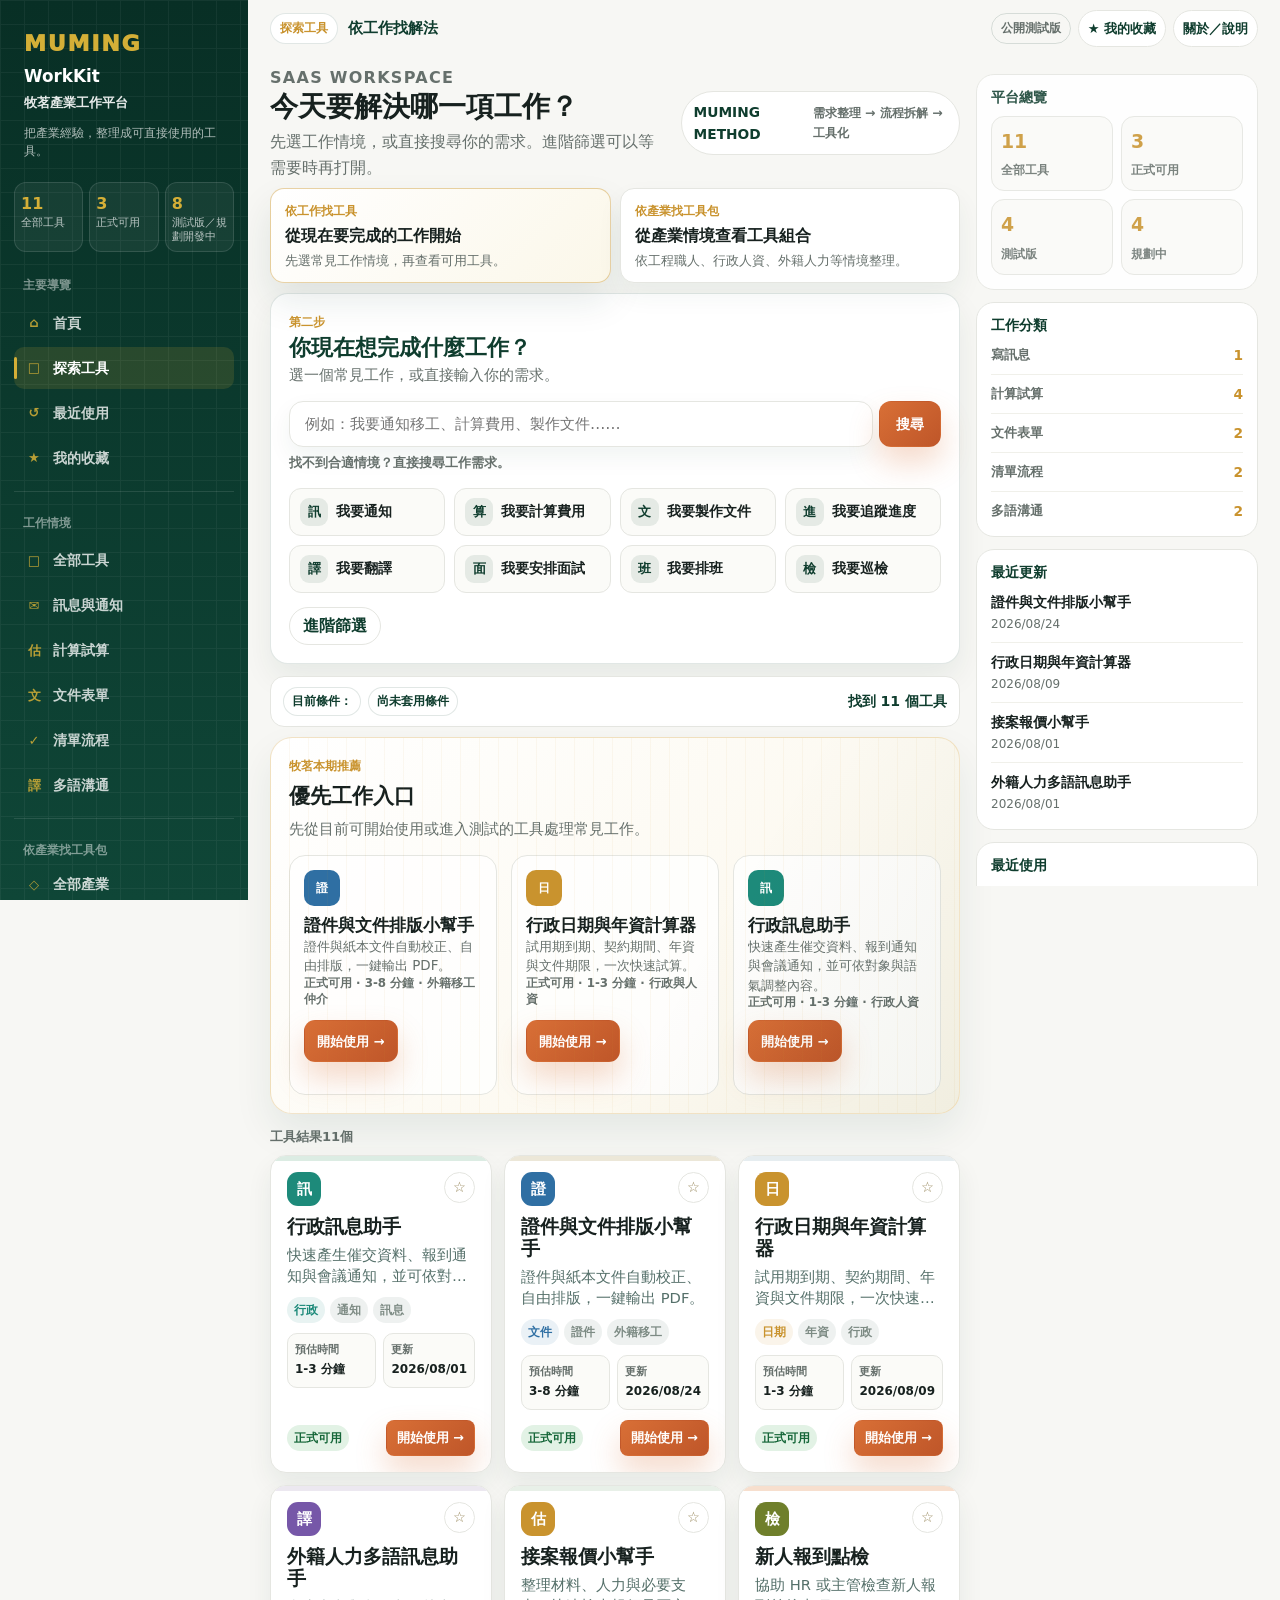
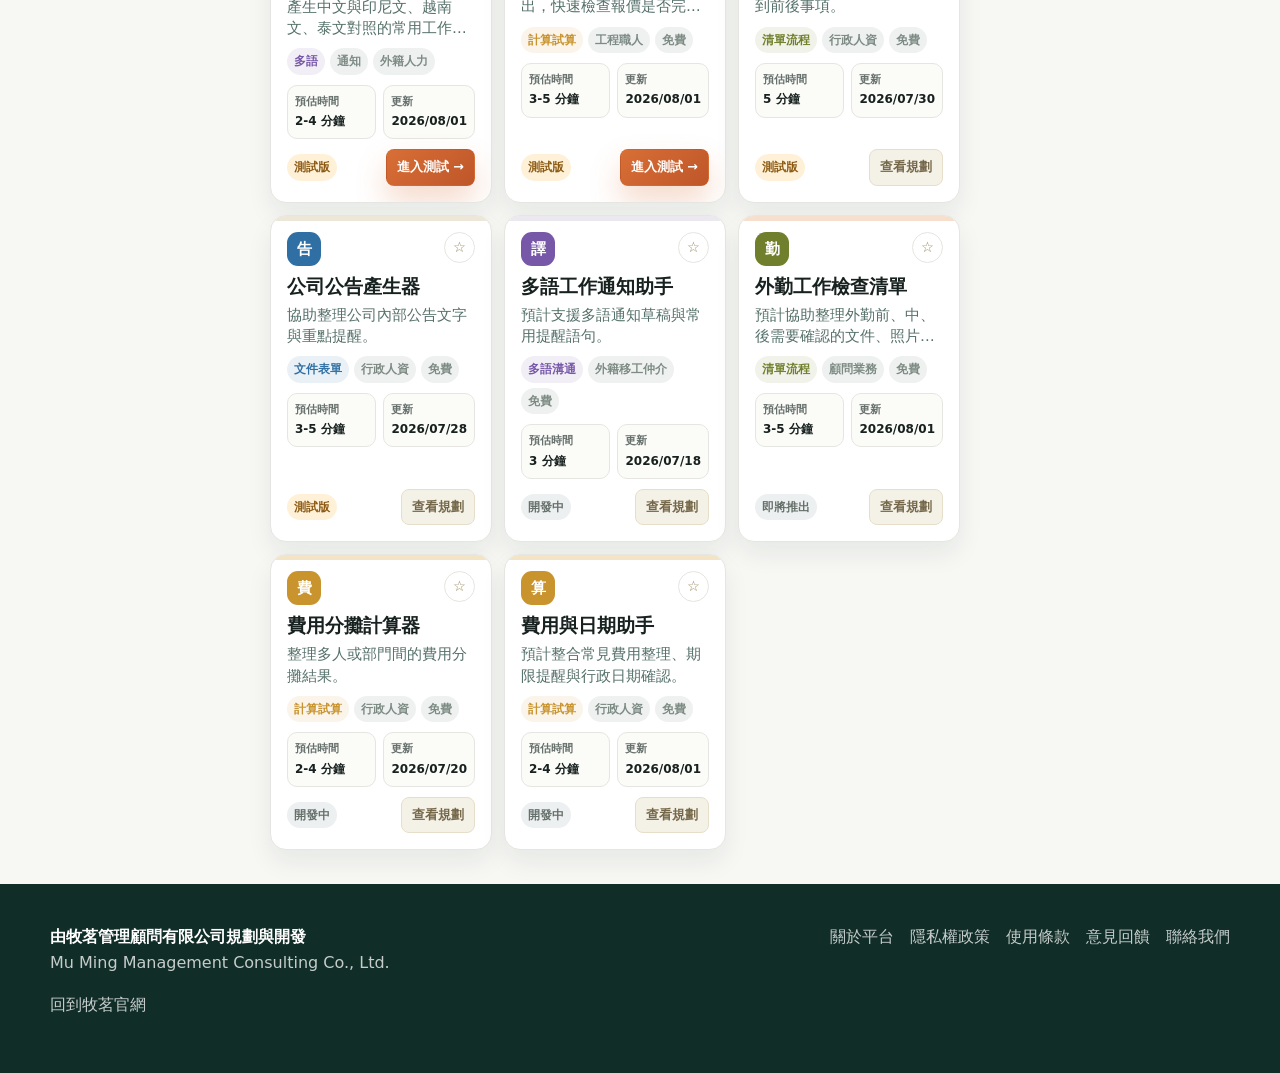
<file: tools.html>
<!doctype html>
<html lang="zh-Hant">
<head>
  <meta charset="UTF-8">
  <meta name="viewport" content="width=device-width, initial-scale=1">
  <title>MUMING WorkKit</title>
  <meta name="robots" content="noindex">
  <link rel="canonical" href="https://sally741117.github.io/muming-workkit/">
  <meta http-equiv="refresh" content="0; url=index.html">
  <script>
    const target = new URL("index.html", window.location.href);
    target.search = window.location.search;
    target.hash = window.location.hash;
    window.location.replace(target);
  </script>
</head>
<body>
  <p><a href="index.html">Continue to MUMING WorkKit</a></p>
</body>
</html>
</file>
<file: assets/css/styles.css>
﻿:root {
  --bg: #f7f1e7;
  --bg-2: #f1eadf;
  --surface: #fffdf8;
  --surface-2: #f9f6ed;
  --surface-green: #e8f0e8;
  --ink: #15362f;
  --ink-soft: #55706a;
  --ink-faint: #7d8b84;
  --green: #0e3b32;
  --green-2: #1d5b4e;
  --gold: #c8a45d;
  --gold-soft: #f2e4c4;
  --orange: #d86f36;
  --orange-soft: #f7dfce;
  --blue-soft: #e6edf0;
  --purple-soft: #ece8f0;
  --line: #d9ddcf;
  --line-strong: #c7cfbf;
  --shadow-sm: 0 10px 24px rgba(21, 54, 47, .08);
  --shadow: 0 24px 70px rgba(21, 54, 47, .14);
  --radius: 12px;
  --radius-sm: 8px;
  font-family: "Noto Sans TC", "Microsoft JhengHei", system-ui, -apple-system, BlinkMacSystemFont, sans-serif;
}

* { box-sizing: border-box; }
html { scroll-behavior: smooth; }
body {
  margin: 0;
  color: var(--ink);
  background:
    linear-gradient(90deg, rgba(14,59,50,.035) 1px, transparent 1px),
    linear-gradient(180deg, rgba(14,59,50,.035) 1px, transparent 1px),
    radial-gradient(circle at 12% 0%, rgba(200,164,93,.28), transparent 28rem),
    radial-gradient(circle at 88% 10%, rgba(29,91,78,.18), transparent 30rem),
    var(--bg);
  background-size: 42px 42px, 42px 42px, auto, auto, auto;
  line-height: 1.6;
  overflow-x: hidden;
}
a { color: inherit; text-decoration: none; }
button, input, select, textarea { font: inherit; }
button { color: inherit; }
.container { width: min(1180px, calc(100% - 40px)); margin: 0 auto; }
.skip-link { position: absolute; left: -999px; top: 8px; background: var(--green); color: #fff; padding: 8px 12px; z-index: 20; }
.skip-link:focus { left: 8px; }
.site-header { position: sticky; top: 0; z-index: 30; background: rgba(247,241,231,.88); border-bottom: 1px solid rgba(217,221,207,.82); backdrop-filter: blur(18px); }
.nav { min-height: 72px; display: flex; align-items: center; justify-content: space-between; gap: 24px; }
.brand { display: flex; align-items: center; gap: 12px; font-weight: 900; }
.brand-mark { width: 42px; height: 42px; border-radius: 12px; background: linear-gradient(135deg, #0d3029, #1d6656); color: var(--gold); display: grid; place-items: center; box-shadow: inset 0 0 0 1px rgba(255,255,255,.16), 0 14px 28px rgba(14,59,50,.18); }
.brand small { display: block; color: var(--ink-soft); font-weight: 600; margin-top: -5px; }
.nav-links { display: flex; align-items: center; gap: 6px; }
.nav-links a { padding: 10px 13px; border-radius: 999px; color: var(--ink-soft); font-weight: 700; }
.nav-links a:hover, .nav-links a[aria-current="page"] { color: var(--green); background: rgba(14,59,50,.08); }
.menu-toggle { display: none; width: 44px; height: 44px; border: 1px solid var(--line); background: var(--surface); border-radius: 10px; color: var(--green); }
.menu-toggle span { display: block; width: 18px; height: 2px; background: currentColor; margin: 4px auto; }

.button { display: inline-flex; align-items: center; justify-content: center; gap: 8px; min-height: 46px; border-radius: 10px; padding: 10px 18px; border: 1px solid transparent; cursor: pointer; font-weight: 850; transition: transform .18s ease, box-shadow .18s ease, background .18s ease, border-color .18s ease; }
.button:hover { transform: translateY(-2px); }
.button-primary { background: linear-gradient(135deg, var(--orange), #bf5629); color: #fff; box-shadow: 0 16px 30px rgba(216,111,54,.26); }
.button-secondary { background: linear-gradient(135deg, var(--green), #1d5b4e); color: #fff; box-shadow: 0 16px 30px rgba(14,59,50,.2); }
.button-outline { background: rgba(255,253,248,.78); color: var(--green); border-color: var(--line-strong); }
.button-muted { background: #edf0e9; color: #68766d; cursor: default; box-shadow: none; }
.button-small { min-height: 40px; padding: 8px 13px; font-size: .92rem; }
.eyebrow { color: var(--green-2); font-size: .8rem; font-weight: 900; letter-spacing: .08em; text-transform: uppercase; }
h1, h2, h3 { line-height: 1.16; margin: 0 0 14px; letter-spacing: 0; }
h1, h2, h3, p, a, button, span, strong, dd { overflow-wrap: break-word; }
h1 { font-size: clamp(2.65rem, 7vw, 5.8rem); max-width: 830px; }
h2 { font-size: clamp(1.7rem, 3.8vw, 2.75rem); }
h3 { font-size: 1.15rem; }
p { margin: 0 0 16px; color: var(--ink-soft); }
.lead { font-size: clamp(1.05rem, 1.7vw, 1.3rem); max-width: 760px; }
.section { padding: 56px 0; }
.section-tight { padding: 34px 0; }
.section-head { display: flex; justify-content: space-between; gap: 24px; align-items: end; margin-bottom: 24px; }
.section-head p { max-width: 680px; }

.hero { padding: 78px 0 42px; position: relative; }
.hero-grid { display: grid; grid-template-columns: minmax(0, 1.04fr) minmax(360px, .96fr); gap: 44px; align-items: center; }
.hero-grid > *, .market-header-grid > *, .grid > *, .tool-layout > * { min-width: 0; }
.hero-copy { position: relative; z-index: 2; }
.hero-badge { display: inline-flex; align-items: center; gap: 10px; border: 1px solid rgba(14,59,50,.14); background: rgba(255,253,248,.76); border-radius: 999px; padding: 8px 12px; box-shadow: var(--shadow-sm); margin-bottom: 18px; }
.hero-actions, .action-row { display: flex; gap: 12px; flex-wrap: wrap; margin-top: 24px; }
.hero-product { min-height: 560px; position: relative; border: 1px solid rgba(217,221,207,.82); background: linear-gradient(155deg, rgba(255,253,248,.94), rgba(232,240,232,.78)); border-radius: 22px; box-shadow: var(--shadow); overflow: hidden; padding: 22px; }
.hero-product::before { content: ""; position: absolute; inset: 18px; border: 1px solid rgba(14,59,50,.08); border-radius: 18px; background-image: linear-gradient(rgba(14,59,50,.07) 1px, transparent 1px), linear-gradient(90deg, rgba(14,59,50,.07) 1px, transparent 1px); background-size: 32px 32px; }
.interface-card { position: relative; background: rgba(255,253,248,.92); border: 1px solid var(--line); border-radius: 16px; padding: 16px; box-shadow: var(--shadow-sm); }
.interface-card.main-preview { margin: 42px 0 0 36px; max-width: 430px; }
.preview-toolbar { display: flex; gap: 7px; margin-bottom: 14px; }
.preview-toolbar span { width: 10px; height: 10px; border-radius: 50%; background: var(--gold); opacity: .85; }
.preview-row { display: grid; grid-template-columns: 42px 1fr auto; gap: 12px; align-items: center; padding: 13px 0; border-top: 1px solid rgba(217,221,207,.8); }
.preview-row:first-of-type { border-top: 0; }
.preview-icon, .tool-icon, .shortcut-icon { width: 42px; height: 42px; border-radius: 12px; display: grid; place-items: center; background: var(--surface-green); color: var(--green); font-weight: 950; }
.preview-status { width: 72px; height: 9px; border-radius: 999px; background: linear-gradient(90deg, var(--gold), rgba(200,164,93,.22)); }
.float-card { position: absolute; z-index: 2; background: rgba(255,253,248,.94); border: 1px solid var(--line); border-radius: 16px; padding: 14px; box-shadow: var(--shadow-sm); animation: floaty 5s ease-in-out infinite; }
.float-card strong { display: block; }
.float-card.one { right: 26px; top: 56px; width: 178px; }
.float-card.two { left: 24px; bottom: 46px; width: 196px; animation-delay: -1.2s; }
.flow-line { position: absolute; width: 140px; height: 2px; background: linear-gradient(90deg, rgba(14,59,50,.1), var(--gold)); transform: rotate(-24deg); right: 156px; top: 180px; }
@keyframes floaty { 0%, 100% { transform: translateY(0); } 50% { transform: translateY(-8px); } }
@keyframes fadeUp { from { opacity: 0; transform: translateY(14px); } to { opacity: 1; transform: translateY(0); } }
.hero-copy, .hero-product, .section { animation: fadeUp .55s ease both; }

.search-core { margin-top: -8px; }
.search-box { background: rgba(255,253,248,.9); border: 1px solid var(--line); border-radius: 20px; box-shadow: var(--shadow); padding: 18px; }
.search-box.is-hero { max-width: 960px; margin: 0 auto; }
.search-label { display: flex; justify-content: space-between; gap: 16px; align-items: center; margin-bottom: 10px; color: var(--ink-soft); font-weight: 700; }
.search-form { display: grid; grid-template-columns: 1fr auto; gap: 12px; }
.search-form input, .control, textarea { width: 100%; border: 1px solid var(--line); border-radius: 12px; background: #fffefa; color: var(--ink); min-height: 50px; padding: 12px 14px; outline: none; }
.search-form input:focus, .control:focus, textarea:focus { border-color: rgba(14,59,50,.45); box-shadow: 0 0 0 4px rgba(14,59,50,.08); }
.search-hints { display: flex; flex-wrap: wrap; gap: 8px; margin-top: 12px; }
.chip, .tag-row span { border: 1px solid rgba(24,89,75,.18); background: rgba(234,241,234,.78); border-radius: 999px; padding: 7px 11px; color: var(--green); font-size: .92rem; }
.chip { cursor: pointer; transition: transform .16s ease, background .16s ease; }
.chip:hover, .chip.is-active { transform: translateY(-1px); background: #fffdf8; border-color: rgba(14,59,50,.32); }

.grid { display: grid; gap: 18px; }
.grid-2 { grid-template-columns: repeat(2, minmax(0, 1fr)); }
.grid-3 { grid-template-columns: repeat(3, minmax(0, 1fr)); }
.grid-4 { grid-template-columns: repeat(4, minmax(0, 1fr)); }
.stat-grid { grid-template-columns: repeat(4, minmax(0, 1fr)); }
.stat-card { background: rgba(255,253,248,.82); border: 1px solid var(--line); border-radius: 16px; padding: 18px; box-shadow: var(--shadow-sm); }
.stat-number { display: block; font-size: 2.1rem; line-height: 1; font-weight: 950; color: var(--green); }
.shortcut-card, .industry-card, .feature, .info-block, .faq-item, .scenario-card, .plan-card, .update-card { background: rgba(255,253,248,.86); border: 1px solid var(--line); border-radius: 16px; padding: 18px; box-shadow: var(--shadow-sm); transition: transform .18s ease, box-shadow .18s ease, border-color .18s ease; }
.shortcut-card:hover, .industry-card:hover, .tool-card:hover, .plan-card:hover { transform: translateY(-4px); box-shadow: var(--shadow); border-color: rgba(14,59,50,.24); }
.shortcut-card { min-height: 154px; display: grid; gap: 12px; }
.shortcut-card p { margin: 0; }
.shortcut-icon { background: linear-gradient(135deg, var(--surface-green), #f5ecd5); }

.tool-card { position: relative; display: flex; flex-direction: column; gap: 14px; min-height: 330px; background: rgba(255,253,248,.9); border: 1px solid var(--line); border-radius: 18px; padding: 18px; box-shadow: var(--shadow-sm); transition: transform .18s ease, box-shadow .18s ease, border-color .18s ease; overflow: hidden; }
.tool-card::before { content: ""; position: absolute; inset: 0 0 auto 0; height: 5px; background: var(--surface-green); }
.tool-card--message::before { background: #dcece3; }
.tool-card--date::before { background: var(--blue-soft); }
.tool-card--expense::before { background: var(--gold-soft); }
.tool-card--process::before { background: var(--orange-soft); }
.tool-card--language::before { background: var(--purple-soft); }
.tool-card--document::before { background: #ece7d8; }
.tool-card__top { display: flex; justify-content: space-between; gap: 12px; align-items: center; }
.tool-card__body { flex: 1; }
.tool-kicker { display: flex; flex-wrap: wrap; gap: 8px; color: var(--ink-faint); font-size: .86rem; font-weight: 800; margin-bottom: 9px; }
.tool-card h3 { font-size: 1.28rem; }
.tool-card p { margin-bottom: 0; }
.tool-meta { display: grid; grid-template-columns: 1fr 110px; gap: 10px; margin: 0; }
.tool-meta div { background: rgba(232,240,232,.55); border-radius: 12px; padding: 10px; }
.tool-meta dt { color: var(--ink-faint); font-size: .78rem; font-weight: 900; }
.tool-meta dd { margin: 2px 0 0; color: var(--ink); font-size: .9rem; font-weight: 750; }
.tool-card__footer { display: flex; justify-content: space-between; gap: 12px; align-items: center; }
.status-line { display: flex; flex-wrap: wrap; gap: 7px; }
.status-pill, .free-pill { border-radius: 999px; padding: 5px 9px; font-size: .78rem; font-weight: 900; white-space: nowrap; }
.status-free { background: #e2f2e5; color: #166739; }
.status-beta { background: #fff1d8; color: #8c5a13; }
.status-dev { background: #edf0f0; color: #66706b; }
.free-pill { background: rgba(14,59,50,.08); color: var(--green); }
.favorite-button { border: 1px solid var(--line); background: rgba(255,253,248,.86); border-radius: 999px; padding: 7px 10px; color: var(--ink-soft); cursor: pointer; font-size: .82rem; font-weight: 900; }
.favorite-button.is-active { background: var(--gold-soft); border-color: rgba(200,164,93,.55); color: #72501e; }

.industry-card { min-height: 232px; display: flex; flex-direction: column; gap: 10px; }
.industry-card.is-planned { background: rgba(247,248,244,.86); }
.industry-meta { margin: auto 0 0; display: grid; gap: 7px; color: var(--ink-soft); font-size: .92rem; }
.solution-list { display: grid; gap: 12px; }
.solution-row { display: grid; grid-template-columns: 44px 1fr; gap: 12px; align-items: start; padding: 16px; border: 1px solid var(--line); border-radius: 16px; background: rgba(255,253,248,.78); }
.plan-grid { grid-template-columns: repeat(2, minmax(0, 1fr)); }
.plan-card { background: linear-gradient(180deg, rgba(255,253,248,.92), rgba(232,240,232,.62)); }
.plan-card ul, .workbench-list { margin: 14px 0 0; padding: 0; list-style: none; display: grid; gap: 9px; }
.plan-card li, .workbench-list li { padding-left: 22px; position: relative; color: var(--ink-soft); }
.plan-card li::before, .workbench-list li::before { content: ""; position: absolute; left: 0; top: .72em; width: 9px; height: 9px; border-radius: 3px; background: var(--gold); }
.workbench { position: relative; overflow: hidden; background: linear-gradient(135deg, #0f332c, #1d5b4e); color: white; border-radius: 22px; padding: 30px; box-shadow: var(--shadow); }
.workbench::after { content: ""; position: absolute; right: 24px; top: 24px; width: min(44%, 360px); height: 72%; border: 1px solid rgba(255,255,255,.14); border-radius: 18px; background: linear-gradient(rgba(255,255,255,.08) 1px, transparent 1px), linear-gradient(90deg, rgba(255,255,255,.08) 1px, transparent 1px); background-size: 28px 28px; }
.workbench h2, .workbench p, .workbench li { color: white; }
.workbench p, .workbench li { color: rgba(255,255,255,.78); }
.workbench-content { max-width: 640px; position: relative; z-index: 2; }

.market-hero { padding: 58px 0 28px; }
.market-panel { background: rgba(255,253,248,.9); border: 1px solid var(--line); border-radius: 24px; box-shadow: var(--shadow); padding: 24px; }
.market-header-grid { display: grid; grid-template-columns: minmax(0, 1fr) 180px; gap: 22px; align-items: end; }
.market-count { background: var(--green); color: white; border-radius: 18px; padding: 18px; text-align: center; }
.market-count strong { display: block; font-size: 2.3rem; line-height: 1; }
.tool-tabs, .quick-tabs { display: flex; gap: 9px; overflow-x: auto; padding: 4px 2px 10px; scrollbar-width: thin; }
.tool-tabs button, .quick-tabs button { flex: 0 0 auto; border: 1px solid var(--line); background: rgba(255,253,248,.86); border-radius: 999px; padding: 9px 13px; cursor: pointer; font-weight: 850; color: var(--ink-soft); }
.tool-tabs button.is-active, .quick-tabs button.is-active { background: var(--green); color: white; border-color: var(--green); }
.filter-strip { display: flex; justify-content: space-between; align-items: center; gap: 12px; margin: 16px 0 20px; }
.compact-controls { display: flex; gap: 10px; align-items: center; }
.compact-controls .control { min-height: 40px; padding: 8px 10px; border-radius: 10px; width: auto; }
.result-note { color: var(--ink-soft); font-weight: 800; }
.empty-state { background: var(--surface); border: 1px dashed var(--line-strong); border-radius: 16px; padding: 24px; text-align: center; }

.page-hero { padding: 58px 0 26px; }
.tool-page-hero { background: linear-gradient(135deg, rgba(255,253,248,.88), rgba(232,240,232,.74)); border-bottom: 1px solid var(--line); }
.utility-links { display: flex; flex-wrap: wrap; gap: 10px; margin-top: 18px; }
.tool-layout { display: grid; grid-template-columns: minmax(300px, 440px) minmax(0, 1fr); gap: 22px; align-items: start; }
.form-panel, .preview-panel { background: rgba(255,253,248,.92); border: 1px solid var(--line); border-radius: 18px; padding: 22px; box-shadow: var(--shadow-sm); }
.preview-panel { position: sticky; top: 92px; }
.field { margin-bottom: 15px; }
.field label { display: block; font-weight: 900; margin-bottom: 7px; color: var(--ink); }
.segmented { display: grid; grid-template-columns: repeat(3, 1fr); gap: 8px; }
.segmented button { border: 1px solid var(--line); background: #fffefa; border-radius: 10px; min-height: 42px; cursor: pointer; font-weight: 800; }
.segmented button.is-active { background: var(--green); color: white; border-color: var(--green); }
textarea { min-height: 96px; resize: vertical; }
.preview-output { min-height: 320px; white-space: pre-wrap; background: #fbfaf3; border: 1px solid var(--line); border-radius: 14px; padding: 16px; color: var(--ink); }
.notice { background: #fff4e8; border-left: 4px solid var(--orange); padding: 12px; border-radius: 10px; color: #6a432e; }
.content-page { padding: 24px 0 58px; }
.content-page article { max-width: 860px; }
.ad-slot { margin: 28px 0; border: 1px dashed #c9cfc2; border-radius: 14px; padding: 16px; color: #6f766d; background: rgba(255,253,247,.55); font-size: .92rem; }
.site-footer { padding: 40px 0; background: #102d27; color: white; margin-top: 42px; }
.footer-grid { display: grid; grid-template-columns: 1.2fr .8fr; gap: 32px; }
.site-footer p, .site-footer a { color: rgba(255,255,255,.76); }
.footer-links { display: flex; flex-wrap: wrap; gap: 10px 16px; justify-content: flex-end; }
.hidden { display: none !important; }

@media (max-width: 1024px) {
  .hero-grid, .market-header-grid { grid-template-columns: 1fr; }
  .hero-product { min-height: 470px; }
  .grid-4, .stat-grid { grid-template-columns: repeat(2, minmax(0, 1fr)); }
}
@media (max-width: 860px) {
  .container { width: min(100% - 28px, 1180px); }
  .nav { min-height: 64px; }
  .menu-toggle { display: block; }
  .nav-links { position: absolute; left: 14px; right: 14px; top: 66px; display: none; flex-direction: column; align-items: stretch; background: var(--surface); border: 1px solid var(--line); border-radius: 16px; padding: 10px; box-shadow: var(--shadow); }
  .nav-links.is-open { display: flex; }
  .grid-2, .grid-3, .grid-4, .tool-layout, .footer-grid, .plan-grid { grid-template-columns: 1fr; }
  .section { padding: 42px 0; }
  .section-head { align-items: start; flex-direction: column; }
  .search-form { grid-template-columns: 1fr; }
  .filter-strip { align-items: stretch; flex-direction: column; }
  .compact-controls { justify-content: space-between; }
  .compact-controls .control { width: 100%; min-width: 0; }
  .preview-panel { position: static; }
  .footer-links { justify-content: flex-start; }
  .workbench::after { opacity: .25; width: 80%; }
}
@media (max-width: 520px) {
  .container { width: min(100% - 22px, 1180px); }
  .hero { padding-top: 46px; }
  h1 { font-size: 2.55rem; }
  .hero-actions .button, .action-row .button { width: 100%; }
  .hero-product { min-height: 420px; padding: 14px; }
  .interface-card.main-preview { margin: 34px 0 0; }
  .float-card.one { right: 12px; top: 20px; width: 150px; }
  .float-card.two { left: 12px; bottom: 20px; width: 164px; }
  .flow-line { display: none; }
  .stat-grid { grid-template-columns: repeat(2, minmax(0, 1fr)); }
  .tool-card__footer, .tool-meta { grid-template-columns: 1fr; flex-direction: column; align-items: stretch; }
  .tool-card__footer .button { width: 100%; }
  .segmented { grid-template-columns: 1fr; }
  .market-panel { padding: 16px; }
  .market-header-grid .lead { max-width: 100%; }
  .compact-controls { display: grid; grid-template-columns: 1fr 1fr; }
  .search-label { display: block; }
}
@media (prefers-reduced-motion: reduce) {
  *, *::before, *::after { animation: none !important; transition: none !important; }
}

/* Interface density pass */
body { font-size: 16px; }
h1 { font-size: clamp(2.25rem, 4vw, 2.75rem); }
h2 { font-size: clamp(1.65rem, 2.8vw, 2rem); }
h3 { font-size: 1.25rem; }
.lead { font-size: clamp(1rem, 1.35vw, 1.12rem); }
.section { padding: 36px 0; }
.button { min-height: 40px; border-radius: 8px; padding: 8px 14px; }
.button-small { min-height: 34px; padding: 7px 11px; font-size: .86rem; }
.wk-compact-hero { padding: 44px 0 28px; background: linear-gradient(135deg, rgba(255,253,248,.78), rgba(232,240,232,.58)); border-bottom: 1px solid var(--line); }
.wk-compact-hero h1 { max-width: 780px; margin-bottom: 18px; word-break: keep-all; }
.wk-home-search { max-width: 920px; margin: 0; padding: 14px; border-radius: 16px; box-shadow: var(--shadow-sm); }
.wk-task-links, .wk-industry-links { display: flex; gap: 9px; overflow-x: auto; padding: 12px 2px 4px; scrollbar-width: thin; }
.wk-task-links a, .wk-industry-links a { flex: 0 0 auto; border: 1px solid rgba(14,59,50,.18); border-radius: 999px; background: rgba(255,253,248,.86); color: var(--green); padding: 8px 12px; font-weight: 850; font-size: .95rem; }
.wk-home-tools .section-head, .wk-industry-entry .section-head { margin-bottom: 14px; }
.wk-tool-strip { display: grid; grid-template-columns: repeat(4, minmax(0, 1fr)); gap: 14px; }
.wk-short-about article { max-width: 760px; }
.wk-tools-hero { padding: 30px 0 16px; }
.wk-tools-title { display: flex; align-items: end; justify-content: space-between; gap: 18px; margin-bottom: 12px; }
.wk-tools-title h1 { margin-bottom: 6px; }
.wk-tool-count { margin: 0; color: var(--ink); font-weight: 900; white-space: nowrap; }
.wk-tools-search { padding: 12px; border-radius: 16px; box-shadow: var(--shadow-sm); }
.wk-tool-browser { padding: 14px 0 40px; }
.wk-filter-group { margin-bottom: 8px; }
.wk-filter-label { display: flex; align-items: baseline; gap: 10px; margin-bottom: 8px; color: var(--ink-soft); }
.wk-filter-label strong { color: var(--ink); }
.wk-filter-label span { font-size: .9rem; }
.wk-function-tabs button { padding: 8px 12px; font-size: .92rem; }
.wk-filter-strip { display: flex; align-items: end; gap: 10px; flex-wrap: wrap; margin: 10px 0 14px; }
.wk-filter-strip label { display: grid; gap: 4px; color: var(--ink-soft); font-size: .82rem; font-weight: 900; }
.wk-filter-strip .control { min-height: 36px; width: 150px; border-radius: 8px; padding: 7px 9px; font-size: .92rem; }
.wk-filter-strip .result-note { margin-left: auto; padding-bottom: 7px; }
.wk-tool-grid { display: grid; grid-template-columns: repeat(4, minmax(0, 1fr)); gap: 14px; align-items: stretch; }
.tool-card { min-height: 218px; gap: 10px; border-radius: 14px; padding: 14px; }
.tool-card__top { align-items: start; }
.tool-icon { width: 34px; height: 34px; border-radius: 10px; font-size: .92rem; }
.favorite-button { padding: 5px 8px; font-size: .78rem; }
.tool-card h3 { font-size: clamp(1.25rem, 1.7vw, 1.5rem); margin-bottom: 8px; }
.tool-card p { font-size: .96rem; line-height: 1.48; display: -webkit-box; -webkit-line-clamp: 2; -webkit-box-orient: vertical; overflow: hidden; }
.tool-kicker { margin: 10px 0 0; gap: 6px; font-size: .8rem; }
.tool-kicker span { border-radius: 999px; background: rgba(14,59,50,.07); padding: 3px 7px; }
.tool-meta, .free-pill { display: none; }
.tool-card__footer { gap: 8px; align-items: center; }
.status-pill { font-size: .78rem; padding: 4px 8px; }
.search-form input, .control, textarea { min-height: 42px; border-radius: 9px; padding: 9px 11px; }
.chip, .tag-row span { padding: 5px 9px; font-size: .82rem; }

@media (max-width: 1180px) {
  .wk-tool-grid, .wk-tool-strip { grid-template-columns: repeat(3, minmax(0, 1fr)); }
}
@media (max-width: 860px) {
  h1 { font-size: clamp(1.9rem, 7vw, 2.15rem); }
  h2 { font-size: clamp(1.45rem, 5vw, 1.75rem); }
  body { font-size: 15px; }
  .wk-compact-hero { padding: 28px 0 18px; }
  .wk-tools-hero { padding: 22px 0 10px; }
  .wk-tools-title { display: block; }
  .wk-tool-count { margin-top: 4px; }
  .wk-tool-grid, .wk-tool-strip { grid-template-columns: 1fr; gap: 10px; }
  .wk-filter-strip { display: grid; grid-template-columns: repeat(3, minmax(0, 1fr)); align-items: end; }
  .wk-filter-strip label { min-width: 0; }
  .wk-filter-strip .control { width: 100%; min-width: 0; }
  .wk-filter-strip .result-note { grid-column: 1 / -1; margin-left: 0; padding: 0; }
  .tool-card { min-height: 0; padding: 12px; }
  .tool-card h3 { font-size: 1.28rem; }
  .tool-card p { font-size: .96rem; }
}
@media (max-width: 390px) {
  .container { width: min(100% - 20px, 1180px); }
  .wk-filter-strip { grid-template-columns: 1fr 1fr; }
  .wk-filter-strip label:first-child { grid-column: 1 / -1; }
  .search-form { gap: 8px; }
  .search-hints { gap: 6px; }
}

/* Third-round homepage: problem -> solution -> workflow narrative */
.home-hero {
  padding: 88px 0 70px;
  min-height: calc(100vh - 72px);
  display: grid;
  align-items: center;
  background:
    radial-gradient(circle at 12% 20%, rgba(200,164,93,.2), transparent 26rem),
    linear-gradient(115deg, rgba(255,253,248,.76), rgba(232,240,232,.54));
  border-bottom: 1px solid rgba(217,221,207,.78);
}
.home-hero-grid {
  display: grid;
  grid-template-columns: minmax(0, 1.02fr) minmax(360px, .98fr);
  gap: 58px;
  align-items: center;
}
.home-hero h1 {
  max-width: 920px;
  font-size: clamp(2.5rem, 5.2vw, 4.35rem);
  word-break: keep-all;
}
.mobile-title { display: none; }
.workflow-transform {
  position: relative;
  min-height: 560px;
  border-radius: 28px;
  padding: 28px;
  overflow: hidden;
  background:
    linear-gradient(rgba(14,59,50,.055) 1px, transparent 1px),
    linear-gradient(90deg, rgba(14,59,50,.055) 1px, transparent 1px),
    linear-gradient(155deg, rgba(255,253,248,.9), rgba(232,240,232,.72));
  background-size: 34px 34px, 34px 34px, auto;
  border: 1px solid var(--line);
  box-shadow: var(--shadow);
}
.messy-work, .workkit-flow {
  position: relative;
  z-index: 2;
  background: rgba(255,253,248,.88);
  border: 1px solid rgba(217,221,207,.86);
  border-radius: 20px;
  padding: 20px;
  box-shadow: var(--shadow-sm);
}
.messy-work {
  width: min(82%, 420px);
}
.messy-items {
  display: flex;
  flex-wrap: wrap;
  gap: 10px;
  margin-top: 12px;
}
.messy-items span {
  display: inline-flex;
  min-height: 38px;
  align-items: center;
  border-radius: 999px;
  padding: 7px 12px;
  background: #f3efe4;
  border: 1px solid var(--line);
  color: var(--ink-soft);
  font-weight: 850;
}
.workkit-flow {
  width: min(88%, 460px);
  margin: 86px 0 0 auto;
}
.workkit-flow ol {
  list-style: none;
  padding: 0;
  margin: 14px 0 0;
  display: grid;
  gap: 11px;
}
.workkit-flow li {
  display: grid;
  grid-template-columns: 34px 1fr;
  gap: 10px;
  align-items: center;
  color: var(--ink);
  font-weight: 850;
}
.workkit-flow li span {
  width: 34px;
  height: 34px;
  border-radius: 11px;
  display: grid;
  place-items: center;
  background: var(--green);
  color: var(--gold);
}
.transform-line {
  position: absolute;
  left: 26%;
  top: 39%;
  width: 48%;
  height: 3px;
  transform: rotate(18deg);
  background: linear-gradient(90deg, rgba(14,59,50,.08), var(--gold), rgba(14,59,50,.08));
}
.output-fragments .fragment {
  position: absolute;
  z-index: 3;
  padding: 10px 12px;
  border-radius: 14px;
  background: rgba(255,253,248,.94);
  border: 1px solid var(--line);
  box-shadow: var(--shadow-sm);
  color: var(--green);
  font-weight: 900;
}
.fragment.message { right: 28px; top: 92px; }
.fragment.date { left: 34px; bottom: 96px; }
.fragment.checklist { right: 82px; bottom: 34px; }

.section-head-wide {
  display: block;
  max-width: 880px;
}
.problem-section, .flow-section, .plans-section {
  padding: 78px 0;
}
.problem-ladder {
  position: relative;
  display: grid;
  grid-template-columns: repeat(6, minmax(0, 1fr));
  gap: 16px;
  margin-top: 30px;
}
.problem-ladder::before {
  content: "";
  position: absolute;
  left: 6%;
  right: 6%;
  top: 50%;
  height: 2px;
  background: linear-gradient(90deg, transparent, rgba(14,59,50,.26), transparent);
}
.problem-entry {
  position: relative;
  z-index: 2;
  min-height: 260px;
  display: flex;
  flex-direction: column;
  justify-content: space-between;
  border-radius: 26px;
  padding: 22px;
  background: rgba(255,253,248,.86);
  border: 1px solid var(--line);
  box-shadow: var(--shadow-sm);
  transition: transform .18s ease, box-shadow .18s ease;
}
.problem-entry:nth-child(even) { transform: translateY(34px); background: rgba(232,240,232,.74); }
.problem-entry:hover { transform: translateY(-4px); box-shadow: var(--shadow); }
.problem-entry:nth-child(even):hover { transform: translateY(24px); }
.problem-entry span {
  color: var(--gold);
  font-size: 2rem;
  font-weight: 950;
}
.problem-entry h3 {
  font-size: 1.38rem;
}
.problem-entry p {
  margin: 0;
}

.solution-section {
  padding: 82px 0;
  background: linear-gradient(180deg, rgba(255,253,248,.58), rgba(232,240,232,.36));
}
.solution-band {
  display: grid;
  grid-template-columns: minmax(0, .9fr) minmax(0, 1.1fr);
  gap: 42px;
  align-items: center;
  margin-top: 26px;
  padding: clamp(26px, 4vw, 48px);
  border-radius: 30px;
  border: 1px solid rgba(217,221,207,.76);
  box-shadow: var(--shadow-sm);
}
.solution-band-admin { background: linear-gradient(135deg, rgba(255,253,248,.92), rgba(232,240,232,.7)); }
.solution-band-language { grid-template-columns: minmax(0, 1.05fr) minmax(0, .95fr); background: linear-gradient(135deg, rgba(236,232,240,.76), rgba(255,253,248,.9)); }
.solution-band-process { background: linear-gradient(135deg, rgba(247,223,206,.54), rgba(255,253,248,.88)); }
.solution-details {
  display: grid;
  grid-template-columns: minmax(0, 1.25fr) minmax(0, .75fr);
  gap: 18px;
}
.solution-details > div {
  background: rgba(255,253,248,.72);
  border-radius: 20px;
  padding: 18px;
}
.solution-details strong {
  display: block;
  margin-bottom: 10px;
  color: var(--green);
}
.solution-details ul {
  margin: 0;
  padding: 0;
  list-style: none;
  display: grid;
  grid-template-columns: repeat(2, minmax(0, 1fr));
  gap: 9px;
}
.solution-details li {
  padding: 9px 10px;
  border-radius: 999px;
  background: rgba(14,59,50,.07);
  color: var(--ink-soft);
  font-weight: 800;
}

.capability-flow {
  margin: 30px 0 0;
  padding: 0;
  list-style: none;
  display: grid;
  grid-template-columns: repeat(6, minmax(150px, 1fr));
  gap: 0;
  overflow-x: auto;
}
.capability-flow li {
  position: relative;
  min-height: 210px;
  padding: 18px;
  border-top: 3px solid var(--green);
  background: rgba(255,253,248,.72);
}
.capability-flow li + li { border-left: 1px solid var(--line); }
.capability-flow li span {
  width: 42px;
  height: 42px;
  display: grid;
  place-items: center;
  border-radius: 14px;
  background: var(--green);
  color: var(--gold);
  font-weight: 950;
  margin-bottom: 18px;
}
.capability-flow li strong {
  display: block;
  font-size: 1.05rem;
}
.capability-flow li small {
  position: absolute;
  left: 18px;
  bottom: 18px;
  border-radius: 999px;
  padding: 5px 9px;
  background: rgba(14,59,50,.08);
  color: var(--green);
  font-weight: 900;
}
.capability-flow li.is-future {
  border-top-color: var(--gold);
  background: rgba(242,228,196,.52);
}

.scenario-section {
  padding: 82px 0;
}
.scenario-timeline {
  margin-top: 32px;
  display: grid;
  gap: 18px;
  max-width: 980px;
}
.scenario-timeline article {
  display: grid;
  grid-template-columns: 180px 1fr 1fr 1fr;
  gap: 18px;
  align-items: start;
  padding: 20px 0;
  border-top: 1px solid var(--line);
}
.scenario-timeline h3 {
  font-size: 1.45rem;
  color: var(--green);
}
.scenario-timeline p {
  margin: 0;
}

.product-levels {
  display: grid;
  grid-template-columns: 1.05fr 1fr 1fr 1.05fr;
  gap: 16px;
  margin-top: 30px;
}
.product-levels article {
  min-height: 340px;
  display: flex;
  flex-direction: column;
  padding: 24px;
  border-radius: 26px;
  background: rgba(255,253,248,.82);
  border: 1px solid var(--line);
}
.product-levels article:nth-child(2),
.product-levels article:nth-child(3) {
  transform: translateY(34px);
  background: rgba(232,240,232,.74);
}
.product-levels span {
  color: var(--gold);
  font-size: 2.2rem;
  font-weight: 950;
}
.product-levels ul {
  margin: auto 0 0;
  padding-left: 20px;
  color: var(--ink-soft);
}
.tools-after-story {
  background: rgba(255,253,248,.48);
}
.compact-tool-grid .tool-card {
  min-height: 290px;
}
.industry-solution-section {
  padding: 78px 0;
}
.industry-pack-grid {
  display: grid;
  grid-template-columns: repeat(7, minmax(260px, 1fr));
  gap: 16px;
  overflow-x: auto;
  padding-bottom: 12px;
}
.solution-pack {
  display: grid;
  align-content: space-between;
  min-height: 360px;
  border-radius: 24px;
  padding: 20px;
  background: linear-gradient(180deg, rgba(255,253,248,.88), rgba(232,240,232,.62));
  border: 1px solid var(--line);
  box-shadow: var(--shadow-sm);
}
.pack-meta {
  display: grid;
  grid-template-columns: 1fr 1fr;
  gap: 10px;
  margin: 16px 0;
}
.pack-meta div {
  background: rgba(255,253,248,.7);
  border-radius: 14px;
  padding: 10px;
}
.pack-meta dt {
  color: var(--ink-faint);
  font-size: .78rem;
  font-weight: 900;
}
.pack-meta dd {
  margin: 2px 0 0;
  color: var(--ink);
  font-weight: 850;
}

@media (max-width: 1180px) {
  .problem-ladder { grid-template-columns: repeat(3, minmax(0, 1fr)); }
  .problem-ladder::before { display: none; }
  .problem-entry:nth-child(even) { transform: none; }
  .problem-entry:nth-child(even):hover { transform: translateY(-4px); }
  .product-levels { grid-template-columns: repeat(2, minmax(0, 1fr)); }
  .product-levels article:nth-child(2), .product-levels article:nth-child(3) { transform: none; }
}
@media (max-width: 920px) {
  .home-hero-grid, .solution-band, .solution-band-language, .solution-details { grid-template-columns: 1fr; }
  .workflow-transform { min-height: 520px; }
  .scenario-timeline article { grid-template-columns: 1fr; gap: 8px; }
}
@media (max-width: 640px) {
  .home-hero { min-height: auto; padding: 54px 0; }
  .home-hero h1 { font-size: 1.95rem; word-break: keep-all; }
  .desktop-title { display: none; }
  .mobile-title { display: inline; }
  .home-hero .lead { font-size: 1rem; overflow-wrap: anywhere; word-break: break-word; }
  .workflow-transform { min-height: 500px; padding: 16px; }
  .messy-work, .workkit-flow { width: 100%; }
  .workkit-flow { margin-top: 72px; }
  .fragment.message { right: 16px; top: 170px; }
  .fragment.date { left: 16px; bottom: 64px; }
  .fragment.checklist { right: 18px; bottom: 14px; }
  .problem-ladder, .product-levels { grid-template-columns: 1fr; }
  .problem-entry { min-height: 190px; }
  .solution-details ul { grid-template-columns: 1fr; }
  .capability-flow { grid-template-columns: repeat(6, minmax(210px, 1fr)); }
  .product-levels article { min-height: auto; }
}


/* Tools workspace layout */
.tools-workspace-page{--wk-green:#0F3D2E;--wk-green-2:#082F25;--wk-green-3:#0F4637;--wk-gold:#D4AF37;--wk-warm:#C9932E;--wk-bg:#F7F7F4;--wk-card:#FFFFFF;--wk-text:#17211F;--wk-muted:#66706C;--wk-line:#E5E6E1;background:var(--wk-bg);color:var(--wk-text)}
.tools-workspace-page [hidden]{display:none!important}
.tools-workspace-page .tools-mobile-header{display:none}.workspace-shell{display:grid;grid-template-columns:248px minmax(0,1fr);min-height:100vh;background:var(--wk-bg)}
.workspace-sidebar{position:sticky;top:0;height:100vh;overflow-y:auto;padding:18px 14px;background:linear-gradient(180deg,var(--wk-green-2),var(--wk-green-3));color:rgba(255,255,255,.86);z-index:20}.workspace-sidebar::before{content:"";position:absolute;inset:0;pointer-events:none;opacity:.055;background-image:linear-gradient(rgba(255,255,255,.9) 1px,transparent 1px),linear-gradient(90deg,rgba(255,255,255,.9) 1px,transparent 1px);background-size:24px 24px}.workspace-sidebar>*{position:relative}
.workspace-brand--method{padding:8px 10px 12px}.workspace-brand--method a{display:grid;gap:2px;color:#fff}.workspace-brand__muming{color:var(--wk-gold);font-size:1.38rem;font-weight:950;letter-spacing:.08em}.workspace-brand--method strong{font-size:1.05rem;color:#fff}.workspace-brand--method small{color:rgba(255,255,255,.9);font-weight:850}.workspace-brand--method p{margin:10px 0 0;color:rgba(255,255,255,.68);font-size:.78rem;line-height:1.45}
.sidebar-stats{display:grid;grid-template-columns:repeat(3,1fr);gap:6px;margin:10px 0 14px}.sidebar-stats div{border:1px solid rgba(255,255,255,.12);border-radius:12px;padding:8px 6px;background:rgba(255,255,255,.055)}.sidebar-stats strong{display:block;color:var(--wk-gold);font-size:1rem}.sidebar-stats span{display:block;color:rgba(255,255,255,.7);font-size:.68rem;line-height:1.25}
.workspace-nav{display:grid;gap:3px}.workspace-nav-label{margin:10px 9px 4px;color:rgba(255,255,255,.48);font-size:.72rem;font-weight:900}.workspace-nav button,.workspace-nav a{position:relative;min-height:42px;display:flex;align-items:center;gap:9px;width:100%;border:0;border-radius:10px;padding:0 10px;background:transparent;color:rgba(255,255,255,.78);font:inherit;font-size:.88rem;font-weight:760;text-align:left;cursor:pointer}.workspace-nav button span,.workspace-nav a span{width:20px;color:var(--wk-gold);opacity:.86;text-align:center;font-size:.82rem}.workspace-nav button:hover,.workspace-nav a:hover{background:rgba(255,255,255,.08);color:#fff}.workspace-nav button.is-active{background:rgba(212,175,55,.15);color:#fff}.workspace-nav button.is-active::before{content:"";position:absolute;left:0;top:10px;bottom:10px;width:3px;border-radius:99px;background:var(--wk-gold)}.workspace-nav hr{width:100%;height:1px;margin:9px 0;border:0;background:rgba(255,255,255,.11)}
.sidebar-powered{margin-top:14px;padding:12px 10px;border:1px solid rgba(212,175,55,.18);border-radius:14px;background:rgba(0,0,0,.12)}.sidebar-powered span,.sidebar-powered small{display:block;color:rgba(255,255,255,.55);font-size:.7rem}.sidebar-powered strong{display:block;color:var(--wk-gold);font-size:.88rem;margin:3px 0}
.workspace-main{min-width:0;padding:0 22px 34px}.workspace-toolbar{position:sticky;top:0;z-index:12;display:grid;grid-template-columns:minmax(280px,1fr) auto auto;gap:10px;align-items:center;padding:14px 0 11px;background:rgba(247,247,244,.94);backdrop-filter:blur(12px)}.workspace-search input{width:100%;height:46px;border-radius:14px;border:1px solid var(--wk-line);padding:0 15px;background:#fff;color:var(--wk-text);box-shadow:0 10px 24px rgba(15,61,46,.06);font-size:.96rem}.workspace-controls{display:flex;align-items:end;gap:8px}.workspace-controls label{display:grid;gap:4px;color:var(--wk-muted);font-size:.72rem;font-weight:900}.workspace-controls .control{min-width:104px;min-height:36px;border-radius:10px;padding:6px 27px 6px 9px;font-size:.84rem;background:#fff;border-color:var(--wk-line)}.workspace-top-actions{display:flex;align-items:center;gap:7px;white-space:nowrap}.workspace-top-actions span{border:1px solid rgba(15,61,46,.14);border-radius:999px;padding:5px 9px;color:var(--wk-muted);font-size:.75rem;font-weight:850}.workspace-top-actions button,.workspace-top-actions a{border:1px solid var(--wk-line);border-radius:999px;padding:7px 9px;background:#fff;color:var(--wk-green);font-size:.82rem;font-weight:850}.filter-toggle,.workspace-mobile-tabs{display:none}
.workspace-content-shell{display:grid;grid-template-columns:minmax(0,1fr) 282px;gap:16px;align-items:start}.workspace-heading{display:flex;justify-content:space-between;gap:16px;align-items:stretch;padding:14px 0 12px}.workspace-heading h1{font-size:clamp(2rem,3vw,2.25rem);margin-bottom:6px;letter-spacing:0}.workspace-heading p{max-width:620px;color:var(--wk-muted);font-size:1rem;margin:0}.method-card{min-width:230px;border:1px solid var(--wk-line);border-radius:18px;background:#fff;padding:14px;box-shadow:0 12px 26px rgba(15,61,46,.06)}.method-card strong{color:var(--wk-green);font-size:.86rem}.method-card ol{display:flex;gap:7px;list-style:none;padding:0;margin:9px 0 0}.method-card li{border-radius:999px;padding:5px 8px;background:#f4f1e7;color:var(--wk-muted);font-size:.72rem;font-weight:900}
.browse-mode-grid{display:grid;grid-template-columns:minmax(0,1fr) minmax(0,1fr);gap:12px;margin-bottom:12px}.browse-mode-card{appearance:none;text-align:left;display:grid;gap:8px;min-height:154px;padding:16px;border:1px solid var(--wk-line);border-radius:18px;background:#fff;color:var(--wk-text);box-shadow:0 12px 26px rgba(15,61,46,.06);transition:transform .18s ease,box-shadow .18s ease,border-color .18s ease}.browse-mode-card:hover{transform:translateY(-2px);border-color:rgba(15,61,46,.22);box-shadow:0 16px 34px rgba(15,61,46,.1)}.browse-mode-card.is-active,.browse-mode-card[aria-selected="true"]{border-color:rgba(201,147,46,.42);background:linear-gradient(135deg,#fff,#fbf7e9);box-shadow:0 18px 36px rgba(15,61,46,.1)}.browse-mode-card:focus-visible{outline:3px solid rgba(201,147,46,.38);outline-offset:3px}.browse-mode-card span{color:var(--wk-warm);font-size:.78rem;font-weight:950}.browse-mode-card h2{font-size:1.08rem;line-height:1.32;margin:0}.browse-mode-card p{margin:0;color:var(--wk-muted);font-size:.88rem;line-height:1.5}.browse-mode-card div{display:flex;align-items:end;gap:7px;margin-top:2px}.browse-mode-card strong{color:var(--wk-green);font-size:1.25rem}.browse-mode-card small{color:var(--wk-muted);font-weight:850}
.industry-mode-panel{display:grid;gap:12px}.industry-mode-panel[hidden]{display:none}.industry-mode-head{padding:16px;border:1px solid rgba(15,61,46,.12);border-radius:18px;background:#fff;box-shadow:0 12px 26px rgba(15,61,46,.06)}.industry-mode-head span,.industry-solution-card>span{display:block;color:var(--wk-warm);font-size:.78rem;font-weight:950}.industry-mode-head h2{font-size:1.24rem;margin:4px 0}.industry-mode-head p{max-width:720px;margin:0;color:var(--wk-muted);font-size:.94rem;line-height:1.55}.industry-solution-grid{display:grid;grid-template-columns:repeat(3,minmax(0,1fr));gap:12px}.industry-solution-card{display:grid;gap:10px;min-height:236px;padding:15px;border:1px solid var(--wk-line);border-radius:18px;background:#fff;box-shadow:0 12px 26px rgba(15,61,46,.06);transition:transform .18s ease,box-shadow .18s ease,border-color .18s ease}.industry-solution-card:hover{transform:translateY(-2px);border-color:rgba(15,61,46,.2);box-shadow:0 16px 34px rgba(15,61,46,.1)}.industry-solution-card.is-active{border-color:rgba(201,147,46,.45);background:linear-gradient(135deg,#fff,#fbf7e9)}.industry-solution-card h3{font-size:1.08rem;margin:0;color:var(--wk-green)}.industry-solution-card p{margin:0;color:var(--wk-muted);font-size:.86rem;line-height:1.48}.industry-stat-row{display:grid;grid-template-columns:repeat(3,1fr);gap:7px}.industry-stat-row div{border:1px solid var(--wk-line);border-radius:11px;background:#fbfbf8;padding:8px}.industry-stat-row strong{display:block;color:var(--wk-warm);font-size:1rem}.industry-stat-row small{color:var(--wk-muted);font-size:.68rem;font-weight:850}.industry-tool-chips{display:flex;flex-wrap:wrap;gap:6px}.industry-tool-chips span{border-radius:999px;padding:4px 7px;background:rgba(15,61,46,.07);color:var(--wk-green);font-size:.72rem;font-weight:850}.industry-solution-card button{justify-self:start}.industry-related-panel{border:1px solid var(--wk-line);border-radius:18px;background:#fff;padding:15px;box-shadow:0 12px 26px rgba(15,61,46,.06)}.industry-related-head{display:flex;justify-content:space-between;gap:12px;align-items:start;margin-bottom:12px}.industry-related-head h3{margin:0;color:var(--wk-green);font-size:1.08rem}.industry-related-head p{margin:4px 0 0;color:var(--wk-muted);font-size:.86rem}.industry-related-list{display:grid;grid-template-columns:repeat(2,minmax(0,1fr));gap:10px}.industry-related-item{display:grid;gap:7px;border:1px solid var(--wk-line);border-radius:14px;background:#fbfbf8;padding:12px}.industry-related-item strong{color:var(--wk-text)}.industry-related-item p{margin:0;color:var(--wk-muted);font-size:.84rem;line-height:1.45}.industry-related-item div{display:flex;flex-wrap:wrap;gap:6px}.industry-related-item span{border-radius:999px;padding:4px 7px;background:#fff;color:var(--wk-muted);font-size:.72rem;font-weight:850}.industry-empty{margin:0;color:var(--wk-muted);font-size:.9rem}
.featured-tool-panel{position:relative;overflow:hidden;display:grid;grid-template-columns:auto minmax(0,1fr) auto;gap:14px;align-items:center;min-height:132px;margin-bottom:12px;padding:18px;border:1px solid rgba(201,147,46,.25);border-radius:22px;background:linear-gradient(135deg,#fff,#fbf6e8);box-shadow:0 18px 38px rgba(15,61,46,.08)}.featured-tool-panel::after{content:"";position:absolute;inset:0;background:linear-gradient(120deg,transparent 60%,rgba(15,61,46,.045)),repeating-linear-gradient(90deg,transparent 0 18px,rgba(201,147,46,.06) 18px 19px);pointer-events:none}.featured-tool-panel>*{position:relative}.featured-tool-panel__icon{display:grid;place-items:center;width:52px;height:52px;border-radius:16px;background:var(--wk-green);color:var(--wk-gold);font-weight:950}.featured-tool-panel span{color:var(--wk-warm);font-size:.78rem;font-weight:950}.featured-tool-panel h2{font-size:1.32rem;margin:3px 0}.featured-tool-panel p{margin:0;color:var(--wk-muted);font-size:.94rem}
.workspace-active-filters{display:flex;flex-wrap:wrap;gap:6px;min-height:27px;margin-bottom:9px}.workspace-active-filters span{border:1px solid rgba(15,61,46,.12);border-radius:999px;padding:4px 8px;background:#fff;color:var(--wk-green);font-size:.76rem;font-weight:850}.workspace-result-head{display:flex;justify-content:flex-end;color:var(--wk-muted);font-size:.82rem;font-weight:850;margin-bottom:8px}.workspace-tool-grid{display:grid;grid-template-columns:repeat(4,minmax(0,1fr));gap:12px}.workspace-tool-grid .tool-card{min-height:222px;padding:16px;gap:10px;border-radius:16px;background:#fff;border-color:var(--wk-line);box-shadow:0 12px 26px rgba(15,61,46,.07)}.workspace-tool-grid .tool-card:hover{transform:translateY(-2px)}.workspace-tool-grid .tool-icon{width:34px;height:34px;border-radius:11px;font-size:.94rem;background:var(--cat,#0f3d2e);color:#fff}.tool-card--cat-message{--cat:#1d8a7a}.tool-card--cat-calculation{--cat:#c9932e}.tool-card--cat-document{--cat:#2f6fa3}.tool-card--cat-checklist{--cat:#6f7f2b}.tool-card--cat-multilingual{--cat:#7657a8}.workspace-tool-grid .favorite-button{width:31px;height:31px;padding:0;display:grid;place-items:center;color:#9a8a5f;background:#fff;border-color:var(--wk-line);font-size:.9rem}.workspace-tool-grid .favorite-button.is-active{color:var(--wk-warm);background:#fff8e2}.workspace-tool-grid .tool-card h3{font-size:clamp(1.18rem,1.25vw,1.34rem);margin-bottom:6px}.workspace-tool-grid .tool-card p{font-size:.92rem;line-height:1.45;-webkit-line-clamp:2}.workspace-tool-grid .tool-kicker{gap:5px}.workspace-tool-grid .tool-kicker span,.workspace-tool-grid .status-pill{font-size:.72rem;padding:4px 7px}.workspace-tool-grid .tool-kicker--cat{border-color:color-mix(in srgb,var(--cat) 28%,transparent);color:var(--cat);background:color-mix(in srgb,var(--cat) 10%,#fff)}.workspace-tool-grid .button-small{min-height:33px;padding:7px 10px;font-size:.8rem}
.workspace-tool-grid .tool-meta{display:grid;grid-template-columns:1fr 1fr;gap:7px;margin:10px 0 0}.workspace-tool-grid .tool-meta div{border:1px solid var(--wk-line);border-radius:10px;background:#fbfbf8;padding:7px}.workspace-tool-grid .tool-meta dt{font-size:.68rem;color:var(--wk-muted);font-weight:900}.workspace-tool-grid .tool-meta dd{margin:2px 0 0;color:var(--wk-text);font-size:.75rem;font-weight:850}.workspace-tool-grid .button-muted{background:#f4f1e7;color:#75684a;border-color:#e6dec8;cursor:default}
.workspace-side-panel{position:sticky;top:74px;display:grid;gap:12px;max-height:calc(100vh - 88px);overflow:auto}.side-card{border:1px solid var(--wk-line);border-radius:18px;background:#fff;padding:14px;box-shadow:0 12px 28px rgba(15,61,46,.06)}.side-card h2{font-size:.96rem;margin:0 0 10px;color:var(--wk-green)}.side-card p{color:var(--wk-muted);font-size:.86rem;margin:0 0 10px}.side-card a{color:var(--wk-green);font-weight:900;font-size:.84rem}.side-stat-grid{display:grid;grid-template-columns:repeat(2,1fr);gap:8px}.side-stat-grid div{border:1px solid var(--wk-line);border-radius:13px;padding:9px;background:#fbfbf8}.side-stat-grid strong{display:block;color:var(--wk-warm);font-size:1.18rem}.side-stat-grid span{color:var(--wk-muted);font-size:.72rem;font-weight:850}.side-list{display:grid;gap:8px;list-style:none;padding:0;margin:0}.side-list li{display:grid;gap:2px;padding-bottom:8px;border-bottom:1px solid #f0f0ea}.side-list li:last-child{border-bottom:0;padding-bottom:0}.side-list a{color:var(--wk-text);font-size:.86rem}.side-list span,.side-empty{color:var(--wk-muted);font-size:.75rem}.side-card--help{background:linear-gradient(135deg,#fff,#f8f3e4);border-color:rgba(201,147,46,.24)}.workspace-backdrop{display:none}.workspace-footer{margin-top:0}
.featured-tool-panel--dynamic{display:grid;grid-template-columns:280px minmax(0,1fr);align-items:stretch}.featured-tool-panel__head{display:grid;align-content:center;gap:5px}.featured-tool-list{display:grid;grid-template-columns:repeat(3,minmax(0,1fr));gap:10px}.featured-tool-card{display:grid;grid-template-columns:auto minmax(0,1fr);grid-template-rows:auto 1fr;gap:9px;min-width:0;padding:12px;border:1px solid var(--wk-line);border-radius:16px;background:rgba(255,255,255,.78)}.featured-tool-card .tool-icon{background:var(--cat,var(--wk-green));color:#fff}.featured-tool-card strong{display:block;color:var(--wk-text);font-size:.98rem;line-height:1.25}.featured-tool-card p{display:-webkit-box;-webkit-line-clamp:2;-webkit-box-orient:vertical;overflow:hidden;margin:4px 0;color:var(--wk-muted);font-size:.82rem;line-height:1.4}.featured-tool-card small{display:block;color:var(--wk-muted);font-weight:850;font-size:.72rem}.featured-tool-card .button{grid-column:1/-1;justify-content:center;width:100%}.side-list--compact li{display:flex;align-items:center;justify-content:space-between;gap:10px}.side-list--compact strong{color:var(--wk-warm);font-size:.86rem}.side-list--compact span{font-size:.8rem;font-weight:850}
@media (max-width:1400px){.workspace-tool-grid{grid-template-columns:repeat(3,minmax(0,1fr))}}
@media (max-width:1279px){.workspace-toolbar{grid-template-columns:minmax(0,1fr) auto}.workspace-top-actions{display:none}.workspace-content-shell{grid-template-columns:1fr}.workspace-side-panel{position:static;grid-template-columns:repeat(2,minmax(0,1fr));max-height:none;overflow:visible}.featured-tool-panel--dynamic{grid-template-columns:1fr}.featured-tool-list{grid-template-columns:repeat(3,minmax(0,1fr))}.industry-solution-grid{grid-template-columns:repeat(2,minmax(0,1fr))}}
@media (max-width:1023px){.tools-workspace-page .tools-mobile-header{display:block}.workspace-shell{display:block}.workspace-sidebar{position:fixed;top:0;left:0;width:min(84vw,286px);transform:translateX(-105%);transition:transform .2s ease;box-shadow:18px 0 40px rgba(15,61,46,.25)}.workspace-sidebar.is-open{transform:translateX(0)}.workspace-backdrop{display:block;position:fixed;inset:0;background:rgba(4,24,20,.36);z-index:18}.workspace-backdrop[hidden]{display:none}.workspace-menu-button{border:1px solid rgba(15,61,46,.15);border-radius:10px;width:38px;height:38px;background:#fff;color:var(--wk-green)}.workspace-main{padding:10px 14px 28px}.workspace-toolbar{position:static;grid-template-columns:1fr auto;padding:8px 0;background:transparent}.workspace-top-actions{display:none}.filter-toggle{display:inline-flex;align-items:center;justify-content:center;min-height:44px;border:1px solid var(--wk-line);border-radius:12px;background:#fff;color:var(--wk-green);font-weight:900;padding:0 12px}.workspace-controls{display:none;grid-column:1/-1;grid-template-columns:1fr 1fr;gap:8px;padding:10px;border:1px solid var(--wk-line);border-radius:14px;background:#fff}.workspace-controls.is-open{display:grid}.workspace-controls [data-clear-filters]{grid-column:1/-1}.workspace-mobile-tabs{display:flex;gap:7px;overflow-x:auto;padding:3px 0 9px}.workspace-mobile-tabs button{flex:0 0 auto;border:1px solid var(--wk-line);border-radius:999px;background:#fff;color:var(--wk-green);padding:7px 11px;font-weight:850;font-size:.82rem}.workspace-mobile-tabs button.is-active{background:var(--wk-green);color:#fff}.method-card{display:none}.workspace-heading{padding:8px 0}.workspace-heading h1{font-size:clamp(1.65rem,7vw,1.9rem)}.browse-mode-grid{grid-template-columns:1fr}.browse-mode-card{min-height:0}.featured-tool-panel{grid-template-columns:auto 1fr;min-height:120px;padding:14px}.featured-tool-panel .button{grid-column:1/-1;justify-self:start}.workspace-tool-grid{grid-template-columns:repeat(2,minmax(0,1fr))}.workspace-side-panel{grid-template-columns:1fr}}
@media (max-width:767px){.tools-workspace-page{overflow-x:hidden}.workspace-main{padding-inline:12px}.workspace-search input{height:44px;font-size:.94rem}.workspace-heading p{font-size:.94rem}.browse-mode-card{padding:14px}.browse-mode-card h2{font-size:1rem}.featured-tool-panel{margin-top:2px}.featured-tool-panel--dynamic{display:grid;grid-template-columns:1fr}.featured-tool-list{grid-template-columns:1fr}.industry-solution-grid,.industry-related-list{grid-template-columns:1fr}.industry-related-head{display:grid}.workspace-tool-grid{grid-template-columns:1fr;gap:9px}.workspace-tool-grid .tool-card{min-height:188px;padding:14px}.workspace-tool-grid .tool-card h3{font-size:1.2rem}.workspace-tool-grid .tool-card__footer{flex-direction:row;align-items:center}.workspace-tool-grid .button-small{width:auto}.side-card{padding:13px}}

/* Simplified tool flow */
.workspace-toolbar--minimal{grid-template-columns:minmax(0,1fr) auto;padding:10px 0 8px}.workspace-toolbar-note{display:flex;align-items:center;gap:10px;color:var(--wk-muted)}.workspace-toolbar-note span{border:1px solid rgba(15,61,46,.12);border-radius:999px;background:#fff;padding:5px 9px;font-size:.76rem;font-weight:900;color:var(--wk-warm)}.workspace-toolbar-note strong{font-size:.94rem;color:var(--wk-green)}.workspace-heading--method{align-items:center;padding:10px 0 8px}.workspace-heading--method h1{font-size:clamp(1.76rem,2.2vw,2.08rem)}.method-card--compact{min-width:0;display:flex;align-items:center;gap:10px;padding:9px 12px;border-radius:999px;box-shadow:none}.method-card--compact span{color:var(--wk-muted);font-size:.78rem;font-weight:850}.method-card--compact ol{display:none}.browse-mode-grid--compact{gap:9px;margin-bottom:10px}.browse-mode-grid--compact .browse-mode-card{min-height:88px;padding:12px 14px;gap:4px;border-radius:14px}.browse-mode-grid--compact .browse-mode-card h2{font-size:1rem}.browse-mode-grid--compact .browse-mode-card p{font-size:.82rem}.browse-mode-grid--compact .browse-mode-card div{display:none}.work-intent-panel{display:grid;gap:14px;margin-bottom:12px;padding:18px;border:1px solid rgba(15,61,46,.12);border-radius:18px;background:#fff;box-shadow:0 14px 30px rgba(15,61,46,.07)}.work-intent-head{display:grid;gap:3px}.work-intent-head span{color:var(--wk-warm);font-size:.78rem;font-weight:950}.work-intent-head h2{margin:0;color:var(--wk-green);font-size:1.35rem}.work-intent-head p{margin:0;color:var(--wk-muted);font-size:.94rem}.work-intent-search{display:grid;gap:6px}.work-intent-search small{color:var(--wk-muted);font-size:.8rem;font-weight:800}.work-scenario-grid{display:grid;grid-template-columns:repeat(4,minmax(0,1fr));gap:9px}.work-scenario-grid button{min-width:0;display:flex;align-items:center;gap:8px;min-height:48px;padding:9px 10px;border:1px solid var(--wk-line);border-radius:12px;background:#fbfbf8;color:var(--wk-text);font-weight:900;text-align:left}.work-scenario-grid button span{display:grid;place-items:center;flex:0 0 28px;width:28px;height:28px;border-radius:9px;background:rgba(15,61,46,.09);color:var(--wk-green);font-size:.82rem}.work-scenario-grid button strong{min-width:0;font-size:.88rem;line-height:1.25}.work-scenario-grid button:hover,.work-scenario-grid button.is-active{border-color:rgba(201,147,46,.45);background:#fff8e7;color:var(--wk-green)}.work-scenario-grid button.is-active span{background:var(--wk-green);color:#fff}.advanced-filter-box{display:grid;gap:8px}.advanced-filter-toggle{display:inline-flex;width:max-content;align-items:center;justify-content:center;min-height:38px;border:1px solid var(--wk-line);border-radius:999px;background:#fff;color:var(--wk-green);font-weight:950;padding:0 13px}.advanced-filter-toggle.has-filters{border-color:rgba(201,147,46,.45);background:#fff8e7;color:#8a5f0a}.advanced-filter-panel{display:none;align-items:end;gap:8px;padding:12px;border:1px solid var(--wk-line);border-radius:14px;background:#fbfbf8}.advanced-filter-panel.is-open{display:flex}.workspace-active-filters{display:flex;align-items:center;justify-content:space-between;gap:10px;min-height:42px;margin-bottom:10px;padding:10px 12px;border:1px solid var(--wk-line);border-radius:14px;background:#fff}.filter-chip-row{display:flex;flex-wrap:wrap;align-items:center;gap:7px}.filter-chip-label,.filter-chip-empty{color:var(--wk-muted);font-size:.8rem;font-weight:900}.workspace-active-filters button{border:1px solid rgba(15,61,46,.14);border-radius:999px;padding:5px 9px;background:#f8fbf6;color:var(--wk-green);font-size:.78rem;font-weight:900}.workspace-active-filters strong{white-space:nowrap;color:var(--wk-green);font-size:.88rem}.workspace-result-head{justify-content:flex-start}.workspace-empty .empty-actions{display:flex;flex-wrap:wrap;gap:8px;justify-content:center}.side-card{box-shadow:none}.side-card h2{font-size:.9rem}.side-card--overview{opacity:.86}.workspace-mobile-tabs{display:none!important}
@media (max-width:1279px){.workspace-toolbar--minimal{grid-template-columns:1fr}.work-scenario-grid{grid-template-columns:repeat(4,minmax(0,1fr))}.workspace-side-panel{margin-top:12px}.advanced-filter-panel.is-open{display:grid;grid-template-columns:repeat(4,minmax(0,1fr))}.advanced-filter-panel [data-clear-filters]{grid-column:auto}}
@media (max-width:1023px){.workspace-heading--method{padding-top:4px}.method-card--compact{display:none}.work-scenario-grid{grid-template-columns:repeat(2,minmax(0,1fr))}.advanced-filter-toggle{min-height:42px}.advanced-filter-panel.is-open{grid-template-columns:1fr 1fr}.advanced-filter-panel [data-clear-filters]{grid-column:1/-1}.workspace-active-filters{align-items:flex-start;display:grid}.workspace-active-filters strong{white-space:normal}.featured-tool-panel{display:none}}
@media (max-width:430px){.browse-mode-grid--compact{grid-template-columns:1fr}.work-intent-panel{padding:14px}.work-scenario-grid{gap:8px}.work-scenario-grid button{padding:8px;gap:6px}.work-scenario-grid button strong{font-size:.82rem}.advanced-filter-panel.is-open{grid-template-columns:1fr}.workspace-active-filters{padding:9px}.filter-chip-row{gap:6px}}

/* Featured tools layout */
.featured-tool-panel--dynamic{grid-template-columns:1fr;align-items:start;gap:14px}.featured-tool-panel__head{max-width:760px;align-content:start}.featured-tool-list{grid-template-columns:repeat(3,minmax(0,1fr));gap:14px}.featured-tool-card{display:grid;grid-template-columns:1fr;grid-template-rows:auto auto minmax(0,1fr) auto auto;align-content:start;gap:9px;min-width:0;min-height:230px;padding:14px}.featured-tool-card .tool-icon{width:36px;height:36px}.featured-tool-card strong{font-size:1.04rem;line-height:1.32;word-break:keep-all;overflow-wrap:normal}.featured-tool-card p{margin:0;-webkit-line-clamp:3;font-size:.84rem;line-height:1.45;word-break:normal;overflow-wrap:break-word}.featured-tool-card small{font-size:.74rem;line-height:1.35}.featured-tool-card .button{grid-column:auto;align-self:end;justify-self:start;width:auto;min-height:42px;padding:9px 12px;border-radius:11px}.featured-tool-card .button-small{min-height:42px;padding:9px 12px;font-size:.82rem}
@media (max-width:1279px){.featured-tool-panel--dynamic{grid-template-columns:1fr}.featured-tool-list{grid-template-columns:repeat(2,minmax(0,1fr))}}
@media (max-width:1023px){.featured-tool-panel--dynamic.featured-tool-panel{display:grid}.featured-tool-list{grid-template-columns:repeat(2,minmax(0,1fr))}}
@media (max-width:767px){.featured-tool-list{grid-template-columns:1fr}.featured-tool-card{min-height:0}}
/* Search behavior polish */
.work-intent-search{grid-template-columns:minmax(0,1fr) auto;align-items:start}.work-intent-search small{grid-column:1/-1}.work-intent-search .button{min-height:46px;border-radius:12px;padding-inline:16px}
@media (max-width:430px){.work-intent-search{grid-template-columns:1fr}.work-intent-search .button{width:100%}}

/* Compact industry navigation */
.workspace-nav [data-tool-industry-nav]{min-height:36px;border-radius:8px;padding-inline:10px;color:rgba(255,255,255,.8)}.workspace-nav [data-tool-industry-nav] span{color:rgba(212,175,55,.9)}.workspace-nav [data-tool-industry-nav]:hover{background:rgba(255,255,255,.075);color:#fff}.workspace-nav [data-tool-industry-nav].is-active{background:rgba(164,210,178,.16);color:#fff;box-shadow:none}.workspace-nav [data-tool-industry-nav].is-active span{color:var(--wk-gold);opacity:1}.workspace-nav [data-tool-industry-nav].is-active::before{content:"";position:absolute;left:0;top:7px;bottom:7px;width:3px;border-radius:99px;background:var(--wk-gold)}.workspace-nav [data-industry-more]{color:rgba(255,255,255,.68)}

/* Tools contact CTA contrast */
.tools-workspace-page a[href^="mailto:muming9000@gmail.com"].button{background:#0F3D2E;color:#fff;border-color:#0F3D2E;font-weight:700;box-shadow:none}.tools-workspace-page a[href^="mailto:muming9000@gmail.com"].button:visited{color:#fff}.tools-workspace-page a[href^="mailto:muming9000@gmail.com"].button:hover{background:#082F25;color:#F7F7F4;border-color:#082F25}.tools-workspace-page a[href^="mailto:muming9000@gmail.com"].button:focus-visible{outline:3px solid rgba(212,175,55,.65);outline-offset:3px}.tools-workspace-page a[href^="mailto:muming9000@gmail.com"].button span,.tools-workspace-page a[href^="mailto:muming9000@gmail.com"].button svg{color:inherit;fill:currentColor;stroke:currentColor}
</file>
<file: qa/document-layout-helper-583f2/tool.css>
:root {
  --ink: #22302f;
  --muted: #667371;
  --line: #d7dfdc;
  --panel: #ffffff;
  --soft: #f4f7f6;
  --accent: #11615d;
  --accent-2: #d6643f;
  --warn: #a15c00;
  --shadow: 0 14px 36px rgba(34, 48, 47, 0.11);
}

* { box-sizing: border-box; }

body {
  margin: 0;
  color: var(--ink);
  background: #edf2f0;
  font-family: "Noto Sans TC", "Microsoft JhengHei", system-ui, sans-serif;
}

body.crop-modal-open {
  position: fixed;
  right: 0;
  left: 0;
  width: 100%;
  overflow: hidden;
}

body.crop-handle-dragging {
  overscroll-behavior: none;
  touch-action: none;
}

.workkit-toast {
  position: fixed;
  z-index: 9999;
  right: 16px;
  bottom: calc(16px + env(safe-area-inset-bottom));
  left: 16px;
  width: fit-content;
  max-width: min(460px, calc(100vw - 32px));
  margin: 0 auto;
  padding: 10px 14px;
  border-radius: 6px;
  background: #22302f;
  color: #fff;
  font-size: 14px;
  opacity: 0;
  pointer-events: none;
  transform: translateY(8px);
  transition: opacity .16s ease, transform .16s ease;
}

.workkit-toast.show {
  opacity: 1;
  transform: translateY(0);
}

.topbar {
  display: flex;
  align-items: center;
  justify-content: space-between;
  gap: 24px;
  padding: 18px 28px;
  background: #fbfcfb;
  border-bottom: 1px solid var(--line);
}

.brand, .privacy, .status-log, .engine {
  margin: 0;
  color: var(--muted);
  font-size: 13px;
}

.brand-link,
.site-footer a {
  color: inherit;
  text-decoration: none;
  transition: color .15s ease;
}

.brand-link:hover,
.site-footer a:hover {
  color: var(--accent);
  text-decoration: underline;
  text-underline-offset: 3px;
}

.brand-link:focus-visible,
.site-footer a:focus-visible {
  border-radius: 3px;
  outline: 2px solid var(--accent);
  outline-offset: 3px;
}

h1, h2, h3, p { margin-top: 0; }
h1 { margin-bottom: 0; font-size: 24px; }
h2 { margin-bottom: 0; font-size: 17px; }
h3 { font-size: 14px; }

main {
  width: min(1480px, 100%);
  margin: 0 auto;
  padding: 18px;
}

.site-footer {
  width: min(1444px, calc(100% - 36px));
  margin: 8px auto 0;
  padding: 18px 12px 22px;
  border-top: 1px solid var(--line);
  color: var(--muted);
  font-size: 12px;
  text-align: center;
}

.steps {
  display: flex;
  flex-wrap: wrap;
  gap: 8px;
  margin-bottom: 14px;
}

.steps span {
  padding: 7px 10px;
  border: 1px solid var(--line);
  background: #fff;
  color: var(--muted);
  font-size: 13px;
}

.steps .active {
  background: var(--accent);
  border-color: var(--accent);
  color: #fff;
}

.panel {
  background: var(--panel);
  border: 1px solid var(--line);
  border-radius: 8px;
  box-shadow: var(--shadow);
}

button {
  min-height: 36px;
  padding: 0 12px;
  border: 1px solid var(--line);
  border-radius: 6px;
  background: #fff;
  color: var(--ink);
  font: inherit;
  cursor: pointer;
}

button:hover { border-color: var(--accent); }
button:disabled { opacity: .55; cursor: wait; }
.primary { background: var(--accent); color: #fff; border-color: var(--accent); }
.secondary { background: #f1f8f6; color: var(--accent); border-color: #b7d3ce; }
.ghost { background: transparent; }
.icon { width: 36px; padding: 0; font-size: 22px; line-height: 1; }

.button-link {
  display: inline-flex;
  align-items: center;
  justify-content: center;
  min-height: 36px;
  padding: 0 12px;
  border: 1px solid var(--line);
  border-radius: 6px;
  font: inherit;
  text-decoration: none;
}

.button-link.primary { border-color: var(--accent); }
.button-link:hover { filter: brightness(.95); }
.button-link:focus-visible { outline: 3px solid rgba(17, 97, 93, .24); outline-offset: 2px; }

.workspace {
  display: block;
}

.panel { padding: 16px; }
.panel-head {
  display: flex;
  align-items: center;
  justify-content: space-between;
  gap: 12px;
  margin-bottom: 12px;
}

.status-log {
  display: grid;
  gap: 4px;
  max-height: 92px;
  overflow: auto;
  margin-bottom: 10px;
}

.status-log:empty { display: none; }

.android-upload-hint {
  margin: -2px 0 10px;
  color: var(--muted);
  font-size: 11px;
}

.android-upload-hint[hidden] { display: none; }

.diagnostic-panel {
  margin-bottom: 14px;
  border-color: #b7d3ce;
  box-shadow: none;
}

.diagnostic-panel[hidden] { display: none; }
.diagnostic-panel .panel-head p {
  margin: 4px 0 0;
  color: var(--muted);
  font-size: 12px;
}

.diagnostic-output {
  max-height: 360px;
  margin: 0;
  padding: 12px;
  overflow: auto;
  border: 1px solid var(--line);
  background: #f7faf9;
  color: #31413f;
  font: 12px/1.55 ui-monospace, SFMono-Regular, Consolas, monospace;
  white-space: pre-wrap;
  overflow-wrap: anywhere;
}

.diagnostic-image-preview {
  width: min(100%, 360px);
  margin: 12px 0 0;
}

.diagnostic-image-preview[hidden] { display: none; }

.diagnostic-image-preview img {
  display: block;
  width: 100%;
  height: auto;
  border: 1px solid var(--line);
  background: #fff;
}

.diagnostic-image-preview figcaption {
  margin-top: 5px;
  color: var(--muted);
  font-size: 12px;
}

.diagnostic-actions {
  display: flex;
  flex-wrap: wrap;
  gap: 8px;
  margin-top: 10px;
}

.card-list {
  display: grid;
  grid-template-columns: repeat(auto-fill, minmax(150px, 1fr));
  gap: 10px;
  min-height: 180px;
}

.card-list.empty {
  display: grid;
  place-items: center;
  color: var(--muted);
  background: var(--soft);
  border: 1px dashed var(--line);
}

.card {
  display: grid;
  gap: 7px;
  padding: 8px;
  border: 1px solid var(--line);
  border-radius: 8px;
  background: #fff;
}

.card.dragging-card {
  opacity: .65;
  outline: 2px solid var(--accent);
}

.card.selected-card {
  outline: 2px solid var(--accent-2);
  outline-offset: 2px;
}

.card img {
  width: 100%;
  aspect-ratio: 85 / 54;
  object-fit: contain;
  background: #eef2f1;
  border: 1px solid var(--line);
}

.card-title {
  display: flex;
  justify-content: space-between;
  gap: 8px;
  font-size: 12px;
  color: var(--muted);
}

.badges {
  display: flex;
  flex-wrap: wrap;
  gap: 4px;
}

.badge {
  padding: 2px 6px;
  border-radius: 999px;
  background: #eef3f1;
  color: #4e5c5a;
  font-size: 11px;
}

.badge.warn { background: #fff3df; color: var(--warn); }

.card-actions {
  display: grid;
  grid-template-columns: repeat(3, 1fr);
  gap: 5px;
}

.card-actions button {
  min-height: 29px;
  padding: 0 6px;
  font-size: 12px;
}

.case {
  padding: 12px;
  border: 1px solid var(--line);
  border-radius: 8px;
  background: #fbfcfc;
}

.case + .case { margin-top: 12px; }

.case-head, .person-head {
  display: flex;
  align-items: center;
  justify-content: space-between;
  gap: 10px;
  margin-bottom: 8px;
}

.case-head-actions {
  display: flex;
  align-items: center;
  justify-content: flex-end;
  gap: 8px;
  flex-wrap: wrap;
}

.person {
  padding: 7px 0;
  border-top: 1px solid var(--line);
}

.person:first-of-type { border-top: 0; }

.slots {
  display: grid;
  grid-template-columns: 1fr 1fr;
  gap: 8px;
}

.slot {
  min-height: 54px;
  padding: 6px;
  border: 1px dashed #b6c4c1;
  border-radius: 8px;
  background: #f7faf9;
  cursor: pointer;
}

.slot.drag-over {
  border-color: var(--accent);
  background: #edf8f5;
  outline: 2px solid rgba(17, 97, 93, .14);
}

.slot-label { margin-bottom: 3px; color: var(--muted); font-size: 12px; }
.slot-empty { color: var(--muted); font-size: 12px; }
.mobile-slot-prompt,
.slot-pdf-link { display: none; }
.mobile-upload-ui .desktop-slot-prompt { display: none; }
.mobile-upload-ui .mobile-slot-prompt { display: inline; }
.mobile-upload-ui .slot-pdf-link {
  display: block;
  min-height: 24px;
  margin-top: 2px;
  padding: 0;
  border: 0;
  background: transparent;
  color: var(--accent);
  font-size: 11px;
  text-decoration: underline;
  text-underline-offset: 2px;
}
.slot:has(.card) { min-height: 112px; cursor: default; }
.slot:has(.card) .slot-empty { display: none; }
.slot .card { padding: 6px; box-shadow: none; }
.slot .card img { max-height: 92px; }

.slot-card-preview {
  position: relative;
  cursor: pointer;
}

.slot-card-preview span {
  position: absolute;
  inset: 0;
  display: grid;
  place-items: center;
  color: #fff;
  background: rgba(23, 35, 34, .62);
  font-size: 13px;
  opacity: 0;
  transition: opacity .15s ease;
  pointer-events: none;
}

.slot-card-preview:hover span,
.slot-card-preview:focus-within span { opacity: 1; }

.case-actions { margin-top: 10px; }

.card-choice-dialog { width: min(900px, calc(100vw - 28px)); }
.dialog-context { margin: 4px 0 0; color: var(--muted); font-size: 13px; }

.card-choice-options {
  display: grid;
  grid-template-columns: repeat(auto-fill, minmax(180px, 1fr));
  gap: 12px;
  max-height: 70vh;
  overflow: auto;
}

.card-choice {
  display: grid;
  gap: 8px;
  height: auto;
  padding: 8px;
  text-align: left;
}

.card-choice img {
  width: 100%;
  aspect-ratio: 85 / 54;
  object-fit: contain;
  border: 1px solid var(--line);
  background: #eef2f1;
}

.actions { display: flex; gap: 8px; flex-wrap: wrap; }

dialog {
  width: min(1180px, calc(100vw - 28px));
  border: 0;
  border-radius: 8px;
  padding: 0;
  box-shadow: 0 24px 80px rgba(0,0,0,.35);
}

dialog::backdrop { background: rgba(20, 28, 28, .55); }

.line-android-fallback-dialog { width: min(480px, calc(100vw - 24px)); }
.line-android-fallback-dialog p {
  margin-bottom: 0;
  color: var(--muted);
  line-height: 1.7;
}
.line-fallback-actions { flex-wrap: wrap; }

.crop-dialog {
  max-height: calc(100vh - 28px);
  max-height: calc(100dvh - 28px);
  overflow: auto;
  overscroll-behavior: contain;
}

.crop-dialog.crop-dragging {
  overflow: hidden;
  overscroll-behavior: none;
  touch-action: none;
}
.dialog-shell { position: relative; padding: 16px; }
.dialog-head, .dialog-actions, .crop-tools, .viewer-switch {
  display: flex;
  align-items: center;
  gap: 8px;
}
.dialog-head { justify-content: space-between; margin-bottom: 12px; }
.dialog-actions { justify-content: flex-end; margin-top: 12px; }
.crop-tools { flex-wrap: wrap; margin-bottom: 12px; }

.crop-dialog-title {
  display: flex;
  align-items: baseline;
  gap: 10px;
  min-width: 0;
}

.crop-dialog-title span {
  color: var(--muted);
  font-size: 13px;
}

.discard-crop-prompt {
  position: absolute;
  inset: 0;
  z-index: 5;
  display: grid;
  place-items: center;
  padding: 20px;
  background: rgba(20, 28, 28, .62);
}

.discard-crop-prompt[hidden] { display: none; }

.discard-crop-box {
  width: min(390px, 100%);
  padding: 18px;
  border: 1px solid var(--line);
  border-radius: 8px;
  background: #fff;
  box-shadow: 0 18px 50px rgba(0, 0, 0, .28);
}

.discard-crop-box h3 { margin: 0 0 6px; }
.discard-crop-box p { margin: 0; color: var(--muted); }

.crop-grid {
  display: grid;
  grid-template-columns: minmax(360px, 1fr) 360px;
  gap: 14px;
}

.crop-stage {
  position: relative;
  min-height: 420px;
  background: #202826;
  overflow: hidden;
  display: grid;
  place-items: center;
  touch-action: none;
  overscroll-behavior: none;
  user-select: none;
  -webkit-user-select: none;
}

.crop-source { min-width: 0; }

.crop-handle-hint {
  margin: 6px 0 0;
  color: var(--muted);
  font-size: 12px;
}

.touch-crop-hint { display: none; }

#cropCanvas {
  max-width: 100%;
  max-height: 72vh;
  touch-action: none;
  -webkit-user-drag: none;
}

#cropOverlay {
  position: absolute;
  inset: 0;
  width: 100%;
  height: 100%;
  pointer-events: auto;
  touch-action: none;
}

.handle {
  cursor: grab;
  pointer-events: auto;
  outline: none;
  touch-action: none;
}

.handle-hit {
  fill: transparent;
  pointer-events: all;
  touch-action: none;
}

.handle-dot { pointer-events: none; }

.handle:hover .handle-dot,
.handle.active .handle-dot,
.handle:focus .handle-dot {
  stroke: #f2b134;
  stroke-width: 5;
  filter: drop-shadow(0 0 3px rgba(255, 255, 255, .95));
}

.handle.active { cursor: grabbing; }

#cropCanvas:focus-visible {
  outline: 3px solid #f2b134;
  outline-offset: -3px;
}
.crop-preview canvas {
  width: 100%;
  border: 1px solid var(--line);
  background: #eef2f1;
}

.viewer-dialog { width: min(980px, calc(100vw - 28px)); }
.viewer-switch { margin-bottom: 12px; }
.viewer-switch .active { background: var(--accent); color: #fff; border-color: var(--accent); }
#viewerImage {
  display: block;
  width: 100%;
  max-height: 74vh;
  object-fit: contain;
  background: #eef2f1;
}

@media (max-width: 920px) {
  .topbar { grid-template-columns: 1fr; align-items: start; }
  .topbar { display: grid; }
  .case-head { flex-direction: column; align-items: flex-start; }
  .case-head-actions { width: 100%; justify-content: flex-start; }
  .crop-grid { grid-template-columns: 1fr; }
  .crop-dialog {
    width: calc(100vw - 12px);
    max-height: calc(100vh - 12px);
    max-height: calc(100dvh - 12px);
  }
  .crop-dialog .dialog-shell { padding: 12px 12px 0; }
  .crop-stage {
    min-height: 0;
    max-height: none;
    aspect-ratio: auto;
  }
  #cropCanvas {
    display: block;
    width: auto;
    height: auto;
    max-width: 100%;
    max-height: 50vh;
    max-height: 50dvh;
  }
  .crop-preview { min-width: 0; }
  .crop-preview canvas {
    display: block;
    max-width: 100%;
    height: auto;
  }
  .diagnostic-actions button { flex: 1 1 150px; }
  .crop-dialog > .dialog-shell > .dialog-actions {
    position: sticky;
    z-index: 4;
    bottom: 0;
    margin: 12px -12px 0;
    padding: 12px 12px calc(12px + env(safe-area-inset-bottom));
    border-top: 1px solid var(--line);
    background: rgba(255, 255, 255, .98);
  }
}

@media (pointer: coarse) {
  .keyboard-crop-hint { display: none; }
  .touch-crop-hint { display: inline; }
  .crop-dialog button { min-height: 44px; }
}
</file>
<file: tools/admin-date-calculator/tool.css>
:root {
  --ink: #173C35;
  --ink-2: #28594E;
  --ink-3: #3D7568;
  --paper: #FFFCF7;
  --cream: #F6F0E5;
  --sage: #EEF5F1;
  --gold: #F2A65A;
  --gold-soft: #FFE5C5;
  --text: #26332F;
  --muted: #68736F;
  --line: rgba(23, 60, 53, .16);
  --danger: #A6463E;
  --white: #FFFFFF;
  --shadow: 0 14px 38px rgba(23, 60, 53, .10);
  --content: 1220px;
}

* { box-sizing: border-box; }

html {
  scroll-behavior: smooth;
  -webkit-text-size-adjust: 100%;
}

body {
  margin: 0;
  color: var(--text);
  background:
    radial-gradient(circle at 6% 2%, rgba(242, 166, 90, .14), transparent 26rem),
    linear-gradient(180deg, var(--paper), #FBF6ED 68%, var(--paper));
  font-family: "Noto Sans TC", system-ui, -apple-system, BlinkMacSystemFont, "Segoe UI", sans-serif;
  line-height: 1.62;
}

button,
input,
select,
textarea { font: inherit; }

button { cursor: pointer; }

a { color: inherit; }

.skip-link {
  position: absolute;
  left: 12px;
  top: -60px;
  z-index: 100;
  padding: 10px 14px;
  border-radius: 10px;
  color: #fff;
  background: var(--ink);
}

.skip-link:focus { top: 12px; }

.site-header {
  position: sticky;
  top: 0;
  z-index: 50;
  border-bottom: 1px solid rgba(23, 60, 53, .1);
  background: rgba(255, 252, 247, .92);
  backdrop-filter: blur(16px);
}

.header-inner {
  max-width: var(--content);
  min-height: 60px;
  margin: 0 auto;
  padding: 7px 24px;
  display: flex;
  align-items: center;
  justify-content: space-between;
  gap: 20px;
}

.brand {
  min-width: 0;
  display: flex;
  align-items: center;
  gap: 11px;
  text-decoration: none;
}

.brand-mark {
  width: 36px;
  height: 36px;
  display: grid;
  place-items: center;
  flex: 0 0 auto;
  border-radius: 11px;
  background: var(--ink);
  color: #fff;
  font-family: "Noto Serif TC", serif;
  font-size: 14px;
  font-weight: 700;
  letter-spacing: .04em;
}

.brand-name {
  display: block;
  color: var(--ink);
  font-family: "Noto Serif TC", serif;
  font-size: 15px;
  font-weight: 700;
  line-height: 1.25;
  letter-spacing: .08em;
  white-space: nowrap;
}

.brand-en {
  display: block;
  color: var(--ink-3);
  font-size: 9px;
  line-height: 1.35;
  letter-spacing: .13em;
  white-space: nowrap;
}

.header-link {
  min-height: 38px;
  padding: 7px 14px;
  display: inline-flex;
  align-items: center;
  justify-content: center;
  border: 1px solid var(--line);
  border-radius: 999px;
  background: rgba(255, 255, 255, .75);
  color: var(--ink);
  font-size: 14px;
  font-weight: 700;
  text-decoration: none;
}

.page-shell {
  max-width: var(--content);
  margin: 0 auto;
  padding: 20px 24px 42px;
}

.intro {
  display: block;
  margin-bottom: 14px;
}

.eyebrow {
  width: fit-content;
  margin: 0 0 7px;
  padding: 5px 10px;
  border: 1px solid rgba(23, 60, 53, .13);
  border-radius: 999px;
  background: rgba(221, 234, 228, .75);
  color: var(--ink-2);
  font-size: 13px;
  font-weight: 700;
}

h1 {
  margin: 0;
  color: var(--ink);
  font-family: "Noto Serif TC", serif;
  font-size: clamp(36px, 3vw, 40px);
  line-height: 1.18;
  letter-spacing: 0;
}

.subtitle {
  margin: 8px 0 0;
  color: #40504A;
  font-size: 21px;
  font-weight: 700;
}

.intro-note {
  margin: 4px 0 0;
  color: var(--muted);
  font-size: 16px;
}

.privacy-card {
  max-width: 760px;
  margin-top: 10px;
  padding: 10px 14px;
  display: flex;
  align-items: baseline;
  gap: 10px;
  border: 1px solid rgba(23, 60, 53, .12);
  border-left: 4px solid var(--gold);
  border-radius: 12px;
  background: rgba(255, 255, 255, .88);
  box-shadow: 0 8px 22px rgba(23, 60, 53, .06);
}

.privacy-card strong {
  flex: 0 0 auto;
  color: var(--ink);
  font-size: 14px;
}

.privacy-card span {
  color: var(--muted);
  font-size: 13px;
}

.tabs {
  display: grid;
  grid-template-columns: repeat(4, minmax(0, 1fr));
  gap: 9px;
  margin-bottom: 12px;
}

.tab {
  min-height: 46px;
  padding: 9px 12px;
  border: 1px solid var(--line);
  border-radius: 12px;
  background: rgba(255, 255, 255, .86);
  color: var(--ink-2);
  font-weight: 700;
}

.tab.is-active {
  border-color: rgba(23, 60, 53, .42);
  background: var(--ink);
  color: #fff;
  box-shadow: 0 12px 26px rgba(23, 60, 53, .18);
}

.display-setting {
  margin-bottom: 16px;
  padding: 10px 12px;
  display: flex;
  align-items: center;
  justify-content: space-between;
  gap: 14px;
  border: 1px solid rgba(23, 60, 53, .12);
  border-radius: 14px;
  background: rgba(255, 255, 255, .72);
}

.setting-label {
  color: var(--ink);
  font-weight: 800;
  white-space: nowrap;
}

.segmented-control {
  display: grid;
  grid-template-columns: repeat(3, minmax(0, 1fr));
  gap: 7px;
  width: min(440px, 100%);
}

.segmented-control label,
.quick-grid label,
.method-options label {
  margin: 0;
}

.segmented-control input,
.quick-grid input,
.method-options input {
  position: absolute;
  opacity: 0;
  pointer-events: none;
}

.segmented-control span,
.quick-grid span {
  min-height: 44px;
  padding: 8px 10px;
  display: flex;
  align-items: center;
  justify-content: center;
  border: 1px solid var(--line);
  border-radius: 12px;
  background: #fff;
  color: #41504A;
  font-weight: 700;
  text-align: center;
}

.segmented-control input:checked + span,
.quick-grid input:checked + span,
.method-options input:checked + span {
  border-color: var(--ink-3);
  background: var(--sage);
  color: var(--ink);
  box-shadow: 0 0 0 3px rgba(61, 117, 104, .1);
}

.workspace {
  display: grid;
  grid-template-columns: minmax(0, 1.32fr) minmax(360px, 1fr);
  gap: 22px;
  align-items: start;
}

.panel {
  border: 1px solid var(--line);
  border-radius: 20px;
  background: rgba(255, 255, 255, .94);
  box-shadow: var(--shadow);
}

.input-panel,
.result-panel { padding: 24px; }

.result-panel {
  position: sticky;
  top: 76px;
  overflow: hidden;
  background:
    linear-gradient(145deg, rgba(238, 245, 241, .96), rgba(255, 255, 255, .96) 40%),
    var(--white);
}

.panel-heading {
  display: flex;
  gap: 10px;
  align-items: flex-start;
  margin-bottom: 16px;
}

.panel-badge {
  width: 32px;
  height: 32px;
  display: grid;
  place-items: center;
  flex: 0 0 auto;
  border-radius: 10px;
  background: var(--ink);
  color: #fff;
  font-weight: 700;
}

.panel-heading h2 {
  margin: 0;
  color: var(--ink);
  font-family: "Noto Serif TC", serif;
  font-size: 24px;
  line-height: 1.25;
}

.panel-heading p {
  margin: 3px 0 0;
  color: var(--muted);
  font-size: 14px;
}

.form-mode { display: none; }
.form-mode.is-active { display: block; }

.field {
  margin-top: 16px;
  min-width: 0;
}

fieldset {
  padding: 0;
  border: 0;
}

label,
legend {
  display: block;
  margin-bottom: 7px;
  color: var(--ink);
  font-size: 15px;
  font-weight: 700;
}

.optional {
  color: var(--muted);
  font-size: 12px;
  font-weight: 500;
}

input[type="date"],
input[type="text"],
input[type="number"],
select,
textarea {
  width: 100%;
  min-height: 46px;
  padding: 10px 13px;
  border: 1px solid var(--line);
  border-radius: 12px;
  background: #fff;
  color: var(--text);
  outline: none;
}

textarea {
  resize: none;
}

input:focus,
select:focus,
textarea:focus {
  border-color: var(--ink-3);
  box-shadow: 0 0 0 3px rgba(61, 117, 104, .12);
}

.date-helper,
.field-note {
  margin: 6px 0 0;
  color: var(--muted);
  font-size: 14px;
}

.field-note {
  margin: -2px 0 10px;
}

.quick-grid {
  display: grid;
  grid-template-columns: repeat(3, minmax(0, 1fr));
  gap: 9px;
}

.custom-period {
  display: none;
  grid-template-columns: repeat(3, minmax(0, 1fr));
  gap: 9px;
  margin-top: 10px;
}

.custom-period.is-visible { display: grid; }

.custom-period label {
  margin: 0;
  display: grid;
  grid-template-columns: minmax(0, 1fr) auto;
  align-items: center;
  gap: 8px;
}

.custom-period label span {
  color: var(--ink);
  font-weight: 800;
  white-space: nowrap;
}

.custom-reminder {
  display: none;
  grid-template-columns: minmax(0, 1fr) 72px;
  gap: 9px;
  margin-top: 10px;
}

.custom-reminder.is-visible { display: grid; }

.unit-chip {
  min-height: 46px;
  display: grid;
  place-items: center;
  border: 1px solid var(--line);
  border-radius: 12px;
  background: var(--cream);
  color: var(--ink);
  font-weight: 700;
}

.field-error {
  min-height: 20px;
  margin: 5px 0 0;
  color: var(--danger);
  font-size: 13px;
}

.advanced {
  margin-top: 18px;
  padding: 12px 14px;
  border: 1px solid rgba(23, 60, 53, .12);
  border-radius: 14px;
  background: rgba(246, 240, 229, .48);
}

.advanced[hidden] { display: none; }

.advanced summary {
  color: var(--ink);
  font-weight: 800;
  cursor: pointer;
}

.compact-field { margin-top: 14px; }

.method-options {
  display: grid;
  grid-template-columns: 1fr 1fr;
  gap: 9px;
}

.method-options span {
  min-height: 60px;
  padding: 9px 10px;
  display: grid;
  align-content: center;
  gap: 2px;
  border: 1px solid var(--line);
  border-radius: 12px;
  background: #fff;
  color: #41504A;
  text-align: left;
}

.method-options strong {
  color: inherit;
  font-size: 15px;
}

.method-options small {
  color: var(--muted);
  font-size: 12px;
  font-weight: 600;
}

.form-actions,
.result-actions {
  display: flex;
  flex-wrap: wrap;
  gap: 9px;
  margin-top: 18px;
}

.primary-button,
.ghost-button {
  min-height: 46px;
  padding: 10px 16px;
  border-radius: 12px;
  font-weight: 800;
}

.primary-button {
  border: 0;
  background: var(--ink);
  color: #fff;
}

.ghost-button {
  border: 1px solid var(--line);
  background: #fff;
  color: var(--ink);
}

.empty-result {
  min-height: 172px;
  display: grid;
  place-items: center;
  align-content: center;
  gap: 6px;
  padding: 22px;
  border: 1px dashed rgba(23, 60, 53, .22);
  border-radius: 14px;
  background: rgba(255, 255, 255, .62);
  text-align: center;
}

.empty-result[hidden],
.result-content[hidden] {
  display: none !important;
}

.empty-result strong {
  color: var(--ink);
  font-size: 17px;
}

.empty-result span {
  color: var(--muted);
  font-size: 14px;
}

.result-content {
  padding-top: 2px;
}

.result-label {
  margin: 0 0 5px;
  color: var(--ink-3);
  font-size: 15px;
  font-weight: 800;
  letter-spacing: .04em;
}

.result-main {
  color: var(--ink);
  font-family: "Noto Serif TC", serif;
  font-size: clamp(32px, 3.2vw, 40px);
  line-height: 1.12;
  font-weight: 700;
  overflow-wrap: anywhere;
}

.secondary-date {
  margin: 7px 0 0;
  color: #45544F;
  font-size: 17px;
  font-weight: 700;
}

.summary-list {
  margin-top: 16px;
  border-top: 1px solid var(--line);
}

.summary-row {
  display: grid;
  grid-template-columns: minmax(120px, .58fr) minmax(0, 1fr);
  gap: 12px;
  padding: 10px 0;
  border-bottom: 1px solid rgba(23, 60, 53, .1);
}

.summary-row span {
  color: var(--muted);
  font-size: 14px;
  font-weight: 800;
}

.summary-row strong {
  color: var(--ink);
  font-size: 15px;
  line-height: 1.45;
  overflow-wrap: anywhere;
}

.calculation-note {
  margin: 14px 0 0;
  padding: 10px 12px;
  border-left: 4px solid var(--gold);
  border-radius: 0 12px 12px 0;
  background: var(--gold-soft);
  color: #4E4535;
  font-size: 14px;
}

.copy-box {
  margin-top: 16px;
}

.copy-box label {
  margin-bottom: 8px;
  font-size: 16px;
}

#copyText {
  min-height: 0;
  overflow: hidden;
  color: #34433E;
  background: #fff;
  font-size: 15px;
  line-height: 1.6;
}

.copy-status {
  min-height: 22px;
  margin: 8px 0 0;
  color: var(--ink-3);
  font-size: 13px;
}

.notice {
  margin-top: 18px;
  padding: 14px 16px;
  border: 1px solid rgba(23, 60, 53, .12);
  border-radius: 14px;
  background: rgba(255, 255, 255, .72);
  color: var(--muted);
  font-size: 14px;
}

.notice p { margin: 0; }

@media (max-width: 768px) {
  .intro,
  .workspace {
    grid-template-columns: 1fr;
  }

  .result-panel {
    position: static;
  }
}

@media (max-width: 680px) {
  .header-inner,
  .page-shell {
    padding-left: 16px;
    padding-right: 16px;
  }

  .brand-en { display: none; }

  .header-link {
    padding-left: 12px;
    padding-right: 12px;
    font-size: 13px;
  }

  .page-shell {
    padding-top: 18px;
  }

  .privacy-card,
  .display-setting {
    display: block;
  }

  .privacy-card strong {
    display: block;
    margin-bottom: 2px;
  }

  .setting-label {
    display: block;
    margin-bottom: 8px;
  }

  .tabs {
    grid-template-columns: 1fr 1fr;
  }

  .segmented-control,
  .quick-grid,
  .method-options,
  .custom-period {
    grid-template-columns: 1fr;
  }

  .input-panel,
  .result-panel {
    padding: 20px;
    border-radius: 20px;
  }

  .summary-row {
    grid-template-columns: 1fr;
    gap: 2px;
  }

  .result-main {
    font-size: 34px;
  }
}
</file>
<file: tools/document-layout-helper/tool.css>
:root {
  --ink: #22302f;
  --muted: #667371;
  --line: #d7dfdc;
  --panel: #ffffff;
  --soft: #f4f7f6;
  --accent: #11615d;
  --accent-2: #d6643f;
  --warn: #a15c00;
  --shadow: 0 14px 36px rgba(34, 48, 47, 0.11);
}

* { box-sizing: border-box; }

body {
  margin: 0;
  color: var(--ink);
  background: #edf2f0;
  font-family: "Noto Sans TC", "Microsoft JhengHei", system-ui, sans-serif;
}

body.crop-modal-open {
  position: fixed;
  right: 0;
  left: 0;
  width: 100%;
  overflow: hidden;
}

body.document-crop-modal-open {
  position: fixed;
  right: 0;
  left: 0;
  width: 100%;
  overflow: hidden;
}

body.document-layout-dragging {
  position: fixed;
  right: 0;
  left: 0;
  width: 100%;
  overflow: hidden;
  overscroll-behavior: none;
  touch-action: none;
}

body.crop-handle-dragging {
  overscroll-behavior: none;
  touch-action: none;
}

.workkit-toast {
  position: fixed;
  z-index: 9999;
  right: 16px;
  bottom: calc(16px + env(safe-area-inset-bottom));
  left: 16px;
  width: fit-content;
  max-width: min(460px, calc(100vw - 32px));
  margin: 0 auto;
  padding: 10px 14px;
  border-radius: 6px;
  background: #22302f;
  color: #fff;
  font-size: 14px;
  opacity: 0;
  pointer-events: none;
  transform: translateY(8px);
  transition: opacity .16s ease, transform .16s ease;
}

.workkit-toast.show {
  opacity: 1;
  transform: translateY(0);
}

.topbar {
  display: flex;
  align-items: center;
  justify-content: space-between;
  gap: 24px;
  padding: 18px 28px;
  background: #fbfcfb;
  border-bottom: 1px solid var(--line);
}

.brand, .privacy, .status-log, .engine {
  margin: 0;
  color: var(--muted);
  font-size: 13px;
}

.brand-link,
.site-footer a {
  color: inherit;
  text-decoration: none;
  transition: color .15s ease;
}

.brand-link:hover,
.site-footer a:hover {
  color: var(--accent);
  text-decoration: underline;
  text-underline-offset: 3px;
}

.brand-link:focus-visible,
.site-footer a:focus-visible {
  border-radius: 3px;
  outline: 2px solid var(--accent);
  outline-offset: 3px;
}

h1, h2, h3, p { margin-top: 0; }
h1 { margin-bottom: 0; font-size: 24px; }
h2 { margin-bottom: 0; font-size: 17px; }
h3 { font-size: 14px; }

main {
  width: min(1480px, 100%);
  margin: 0 auto;
  padding: 18px;
}

.site-footer {
  width: min(1444px, calc(100% - 36px));
  margin: 8px auto 0;
  padding: 18px 12px 22px;
  border-top: 1px solid var(--line);
  color: var(--muted);
  font-size: 12px;
  text-align: center;
}

.steps {
  display: flex;
  flex-wrap: wrap;
  gap: 8px;
  margin-bottom: 14px;
}

.steps span {
  padding: 7px 10px;
  border: 1px solid var(--line);
  background: #fff;
  color: var(--muted);
  font-size: 13px;
}

.steps .active {
  background: var(--accent);
  border-color: var(--accent);
  color: #fff;
}

.panel {
  background: var(--panel);
  border: 1px solid var(--line);
  border-radius: 8px;
  box-shadow: var(--shadow);
}

button {
  min-height: 36px;
  padding: 0 12px;
  border: 1px solid var(--line);
  border-radius: 6px;
  background: #fff;
  color: var(--ink);
  font: inherit;
  cursor: pointer;
}

button:hover { border-color: var(--accent); }
button:disabled { opacity: .55; cursor: wait; }
.primary { background: var(--accent); color: #fff; border-color: var(--accent); }
.secondary { background: #f1f8f6; color: var(--accent); border-color: #b7d3ce; }
.ghost { background: transparent; }
.icon { width: 36px; padding: 0; font-size: 22px; line-height: 1; }

.button-link {
  display: inline-flex;
  align-items: center;
  justify-content: center;
  min-height: 36px;
  padding: 0 12px;
  border: 1px solid var(--line);
  border-radius: 6px;
  font: inherit;
  text-decoration: none;
}

.mode-switch {
  display: inline-flex;
  gap: 2px;
  margin-bottom: 14px;
  padding: 3px;
  border: 1px solid var(--line);
  border-radius: 8px;
  background: #fff;
}

.mode-switch button {
  min-width: 112px;
  border-color: transparent;
  background: transparent;
}

.mode-switch button.active {
  border-color: var(--accent);
  background: var(--accent);
  color: #fff;
}

.mode-panel[hidden] { display: none; }

.button-link.primary { border-color: var(--accent); }
.button-link:hover { filter: brightness(.95); }
.button-link:focus-visible { outline: 3px solid rgba(17, 97, 93, .24); outline-offset: 2px; }

.workspace {
  display: block;
}

.document-workspace {
  display: block;
}

.document-editor-panel {
  display: flex;
  flex-direction: column;
}

.document-pdf-actions {
  display: flex;
  flex-wrap: wrap;
  align-items: center;
  gap: 8px;
  margin-bottom: 12px;
  padding-bottom: 12px;
  border-bottom: 1px solid var(--line);
}

.document-output-action-start {
  margin-left: 8px;
}

.document-page-bar {
  display: flex;
  align-items: center;
  justify-content: space-between;
  gap: 10px;
  margin-bottom: 12px;
}

.document-page-tabs {
  display: flex;
  flex-wrap: wrap;
  gap: 6px;
}

.document-page-navigation {
  display: flex;
  align-items: center;
  gap: 6px;
  min-width: 0;
}

.document-page-navigation > button {
  width: 36px;
  padding: 0;
  font-size: 18px;
}

.document-page-tabs button {
  min-width: 76px;
  background: #fff;
}

.document-page-tabs button.active {
  border-color: var(--accent);
  background: var(--accent);
  color: #fff;
}

.document-editor-grid {
  display: grid;
  grid-template-columns: minmax(0, 1fr) 270px;
  gap: 14px;
  align-items: start;
}

.document-page-viewport {
  display: grid;
  place-items: center;
  min-width: 0;
  min-height: 740px;
  padding: 20px;
  border: 1px solid var(--line);
  border-radius: 6px;
  background: #dfe5e2;
  overflow: auto;
}

.document-a4-page {
  position: relative;
  width: min(100%, 650px);
  aspect-ratio: 210 / 297;
  flex: none;
  overflow: hidden;
  border: 1px solid #c8cecc;
  background: #fff;
  box-shadow: 0 8px 26px rgba(34, 48, 47, .16);
  touch-action: pan-y;
}

.document-a4-page::before {
  position: absolute;
  z-index: 0;
  inset: 3.37% 4.76%;
  border: 1px dashed #e3e7e5;
  content: "";
  pointer-events: none;
}

.document-a4-page.drag-over {
  outline: 3px solid rgba(17, 97, 93, .34);
  outline-offset: 2px;
}

.document-page-items {
  position: absolute;
  z-index: 1;
  inset: 0;
}

.document-empty-page-action {
  position: absolute;
  z-index: 2;
  inset: 42% 12% auto;
  width: 76%;
  min-height: 64px;
  border-style: dashed;
  background: #f8faf9;
  color: var(--muted);
}

.document-layout-item {
  position: absolute;
  z-index: 1;
  border: 1px solid transparent;
  background: #fff;
  cursor: move;
  touch-action: none;
  user-select: none;
  -webkit-user-select: none;
  -webkit-touch-callout: none;
}

.document-layout-item.selected {
  z-index: 4;
  border-color: var(--accent);
  box-shadow: 0 0 0 2px rgba(17, 97, 93, .18);
}

.document-layout-item img {
  display: block;
  width: 100%;
  height: 100%;
  pointer-events: none;
}

.document-layout-item-label {
  position: absolute;
  right: 4px;
  bottom: 4px;
  max-width: calc(100% - 8px);
  padding: 2px 5px;
  overflow: hidden;
  border-radius: 3px;
  background: rgba(34, 48, 47, .78);
  color: #fff;
  font-size: 9px;
  text-overflow: ellipsis;
  white-space: nowrap;
  pointer-events: none;
}

.document-resize-handle {
  position: absolute;
  z-index: 3;
  display: none;
  border: 0;
  background: transparent;
  touch-action: none;
}

.document-resize-handle::after {
  position: absolute;
  top: 50%;
  left: 50%;
  width: 14px;
  height: 14px;
  border: 2px solid var(--accent);
  border-radius: 50%;
  background: #fff;
  content: "";
  transform: translate(-50%, -50%);
}

.document-layout-item.selected .document-resize-handle { display: block; }
.document-resize-handle.nw,
.document-resize-handle.ne,
.document-resize-handle.se,
.document-resize-handle.sw {
  width: 24px;
  height: 24px;
}
.document-resize-handle.nw { top: -12px; left: -12px; cursor: nwse-resize; }
.document-resize-handle.ne { top: -12px; right: -12px; cursor: nesw-resize; }
.document-resize-handle.se { right: -12px; bottom: -12px; cursor: nwse-resize; }
.document-resize-handle.sw { bottom: -12px; left: -12px; cursor: nesw-resize; }

.document-inspector {
  position: sticky;
  top: 14px;
  min-height: 280px;
  padding: 14px;
  border: 1px solid var(--line);
  border-radius: 6px;
  background: #fff;
}

.document-no-selection {
  color: var(--muted);
  font-size: 13px;
  line-height: 1.7;
}

.document-inspector-head {
  display: grid;
  gap: 4px;
  margin-bottom: 14px;
}

.document-inspector-head strong {
  overflow: hidden;
  font-size: 14px;
  text-overflow: ellipsis;
  white-space: nowrap;
}

.document-status {
  color: var(--accent);
  font-size: 11px;
}

.document-status.warn { color: var(--warn); }

.document-control-label {
  display: block;
  color: var(--muted);
  font-size: 11px;
  font-weight: 700;
}

.document-ratio-control { margin-top: 8px; }

.document-adjustment-controls {
  margin-top: 12px;
  padding-top: 10px;
  border-top: 1px solid var(--line);
}

.document-ratio-lock {
  display: flex;
  align-items: center;
  gap: 6px;
  color: var(--muted);
  font-size: 12px;
}

.document-inspector-actions {
  display: grid;
  grid-template-columns: 1fr 1fr;
  gap: 6px;
  margin-top: 8px;
}

.document-quick-layout {
  display: grid;
  grid-template-columns: 1fr;
  gap: 6px;
  margin-top: 8px;
}

.document-quick-layout button {
  min-height: 32px;
  padding: 0 6px;
  font-size: 11px;
}

.document-inspector-actions button {
  min-height: 34px;
  padding: 0 7px;
  font-size: 11px;
}

.document-inspector-actions .danger-quiet { grid-column: 1 / -1; }

.danger-quiet { color: #9d3e2f; }

.panel { padding: 16px; }
.panel-head {
  display: flex;
  align-items: center;
  justify-content: space-between;
  gap: 12px;
  margin-bottom: 12px;
}

.status-log {
  display: grid;
  gap: 4px;
  max-height: 92px;
  overflow: auto;
  margin-bottom: 10px;
}

.status-log:empty { display: none; }

.android-upload-hint {
  margin: -2px 0 10px;
  color: var(--muted);
  font-size: 11px;
}

.android-upload-hint[hidden] { display: none; }

.diagnostic-panel {
  margin-bottom: 14px;
  border-color: #b7d3ce;
  box-shadow: none;
}

.diagnostic-panel[hidden] { display: none; }
.diagnostic-panel .panel-head p {
  margin: 4px 0 0;
  color: var(--muted);
  font-size: 12px;
}

.diagnostic-output {
  max-height: 360px;
  margin: 0;
  padding: 12px;
  overflow: auto;
  border: 1px solid var(--line);
  background: #f7faf9;
  color: #31413f;
  font: 12px/1.55 ui-monospace, SFMono-Regular, Consolas, monospace;
  white-space: pre-wrap;
  overflow-wrap: anywhere;
}

.diagnostic-image-preview {
  width: min(100%, 360px);
  margin: 12px 0 0;
}

.diagnostic-image-preview[hidden] { display: none; }

.diagnostic-image-preview img {
  display: block;
  width: 100%;
  height: auto;
  border: 1px solid var(--line);
  background: #fff;
}

.diagnostic-image-preview figcaption {
  margin-top: 5px;
  color: var(--muted);
  font-size: 12px;
}

.diagnostic-actions {
  display: flex;
  flex-wrap: wrap;
  gap: 8px;
  margin-top: 10px;
}

.card-list {
  display: grid;
  grid-template-columns: repeat(auto-fill, minmax(150px, 1fr));
  gap: 10px;
  min-height: 180px;
}

.card-list.empty {
  display: grid;
  place-items: center;
  color: var(--muted);
  background: var(--soft);
  border: 1px dashed var(--line);
}

.card {
  display: grid;
  gap: 7px;
  padding: 8px;
  border: 1px solid var(--line);
  border-radius: 8px;
  background: #fff;
}

.card.dragging-card {
  opacity: .65;
  outline: 2px solid var(--accent);
}

.card img {
  width: 100%;
  aspect-ratio: 85 / 54;
  object-fit: contain;
  background: #eef2f1;
  border: 1px solid var(--line);
}

.card-title {
  display: flex;
  justify-content: space-between;
  gap: 8px;
  font-size: 12px;
  color: var(--muted);
}

.badges {
  display: flex;
  flex-wrap: wrap;
  gap: 4px;
}

.badge {
  padding: 2px 6px;
  border-radius: 999px;
  background: #eef3f1;
  color: #4e5c5a;
  font-size: 11px;
}

.badge.warn { background: #fff3df; color: var(--warn); }

.card-actions {
  display: grid;
  grid-template-columns: repeat(3, 1fr);
  gap: 5px;
}

.card-actions button {
  min-height: 29px;
  padding: 0 6px;
  font-size: 12px;
}

.case {
  padding: 12px;
  border: 1px solid var(--line);
  border-radius: 8px;
  background: #fbfcfc;
}

.case + .case { margin-top: 12px; }

.case-head, .person-head {
  display: flex;
  align-items: center;
  justify-content: space-between;
  gap: 10px;
  margin-bottom: 8px;
}

.case-head-actions {
  display: flex;
  align-items: center;
  justify-content: flex-end;
  gap: 8px;
  flex-wrap: wrap;
}

.person {
  padding: 7px 0;
  border-top: 1px solid var(--line);
}

.person:first-of-type { border-top: 0; }

.slots {
  display: grid;
  grid-template-columns: 1fr 1fr;
  gap: 8px;
}

.slot {
  min-height: 54px;
  padding: 6px;
  border: 1px dashed #b6c4c1;
  border-radius: 8px;
  background: #f7faf9;
  cursor: pointer;
}

.slot.drag-over {
  border-color: var(--accent);
  background: #edf8f5;
  outline: 2px solid rgba(17, 97, 93, .14);
}

.slot-label { margin-bottom: 3px; color: var(--muted); font-size: 12px; }
.slot-empty { color: var(--muted); font-size: 12px; }
.mobile-slot-prompt,
.slot-pdf-link { display: none; }
.mobile-upload-ui .desktop-slot-prompt { display: none; }
.mobile-upload-ui .mobile-slot-prompt { display: inline; }
.mobile-upload-ui .slot-pdf-link {
  display: block;
  min-height: 24px;
  margin-top: 2px;
  padding: 0;
  border: 0;
  background: transparent;
  color: var(--accent);
  font-size: 11px;
  text-decoration: underline;
  text-underline-offset: 2px;
}
.slot:has(.card) { min-height: 112px; cursor: default; }
.slot:has(.card) .slot-empty { display: none; }
.slot .card { padding: 6px; box-shadow: none; }
.slot .card img { max-height: 92px; }

.slot-card-preview {
  position: relative;
  cursor: pointer;
}

.slot-card-preview span {
  position: absolute;
  inset: 0;
  display: grid;
  place-items: center;
  color: #fff;
  background: rgba(23, 35, 34, .62);
  font-size: 13px;
  opacity: 0;
  transition: opacity .15s ease;
  pointer-events: none;
}

.slot-card-preview:hover span,
.slot-card-preview:focus-within span { opacity: 1; }

.case-actions { margin-top: 10px; }

.card-choice-dialog { width: min(900px, calc(100vw - 28px)); }
.dialog-context { margin: 4px 0 0; color: var(--muted); font-size: 13px; }

.card-choice-options {
  display: grid;
  grid-template-columns: repeat(auto-fill, minmax(180px, 1fr));
  gap: 12px;
  max-height: 70vh;
  overflow: auto;
}

.card-choice {
  display: grid;
  gap: 8px;
  height: auto;
  padding: 8px;
  text-align: left;
}

.card-choice img {
  width: 100%;
  aspect-ratio: 85 / 54;
  object-fit: contain;
  border: 1px solid var(--line);
  background: #eef2f1;
}

.actions { display: flex; gap: 8px; flex-wrap: wrap; }

dialog {
  width: min(1180px, calc(100vw - 28px));
  border: 0;
  border-radius: 8px;
  padding: 0;
  box-shadow: 0 24px 80px rgba(0,0,0,.35);
}

dialog::backdrop { background: rgba(20, 28, 28, .55); }

.line-android-fallback-dialog { width: min(480px, calc(100vw - 24px)); }
.line-android-fallback-dialog p {
  margin-bottom: 0;
  color: var(--muted);
  line-height: 1.7;
}
.line-fallback-actions { flex-wrap: wrap; }

.crop-dialog {
  max-height: calc(100vh - 28px);
  max-height: calc(100dvh - 28px);
  overflow: auto;
  overscroll-behavior: contain;
}

.crop-dialog.crop-dragging {
  overflow: hidden;
  overscroll-behavior: none;
  touch-action: none;
}
.dialog-shell { position: relative; padding: 16px; }
.dialog-head, .dialog-actions, .crop-tools, .viewer-switch {
  display: flex;
  align-items: center;
  gap: 8px;
}
.dialog-head { justify-content: space-between; margin-bottom: 12px; }
.dialog-actions { justify-content: flex-end; margin-top: 12px; }
.crop-tools { flex-wrap: wrap; margin-bottom: 12px; }

.document-crop-mobile-head,
.document-crop-preview-toggle,
.document-crop-loupe,
.identity-crop-loupe { display: none; }

.crop-dialog-title {
  display: flex;
  align-items: baseline;
  gap: 10px;
  min-width: 0;
}

.crop-dialog-title span {
  color: var(--muted);
  font-size: 13px;
}

.discard-crop-prompt {
  position: absolute;
  inset: 0;
  z-index: 5;
  display: grid;
  place-items: center;
  padding: 20px;
  background: rgba(20, 28, 28, .62);
}

.discard-crop-prompt[hidden] { display: none; }

.discard-crop-box {
  width: min(390px, 100%);
  padding: 18px;
  border: 1px solid var(--line);
  border-radius: 8px;
  background: #fff;
  box-shadow: 0 18px 50px rgba(0, 0, 0, .28);
}

.discard-crop-box h3 { margin: 0 0 6px; }
.discard-crop-box p { margin: 0; color: var(--muted); }

.crop-grid {
  display: grid;
  grid-template-columns: minmax(360px, 1fr) 360px;
  gap: 14px;
}

.crop-stage {
  position: relative;
  min-height: 420px;
  background: #202826;
  overflow: hidden;
  display: grid;
  place-items: center;
  touch-action: none;
  overscroll-behavior: none;
  user-select: none;
  -webkit-user-select: none;
  -webkit-touch-callout: none;
}

.crop-source { min-width: 0; }

.crop-handle-hint {
  margin: 6px 0 0;
  color: var(--muted);
  font-size: 12px;
}

.touch-crop-hint { display: none; }

#cropCanvas,
#cropOverlay,
#documentCropCanvas,
#documentCropOverlay,
.handle,
.handle-hit {
  touch-action: none;
  user-select: none;
  -webkit-user-select: none;
  -webkit-touch-callout: none;
}

#cropCanvas,
#documentCropCanvas {
  max-width: 100%;
  max-height: 72vh;
  -webkit-user-drag: none;
}

#cropOverlay,
#documentCropOverlay {
  position: absolute;
  inset: 0;
  width: 100%;
  height: 100%;
  overflow: visible;
  pointer-events: auto;
}

.handle {
  cursor: grab;
  pointer-events: auto;
  outline: none;
}

.handle-hit {
  fill: transparent;
  pointer-events: all;
}

.document-touch-handle-hit {
  display: none;
  fill: transparent;
  pointer-events: none;
}

.handle-dot { pointer-events: none; }

.handle:hover .handle-dot,
.handle.active .handle-dot,
.handle:focus .handle-dot {
  stroke: #f2b134;
  stroke-width: 5;
  filter: drop-shadow(0 0 3px rgba(255, 255, 255, .95));
}

.handle.active { cursor: grabbing; }

#cropCanvas:focus-visible,
#documentCropCanvas:focus-visible {
  outline: 3px solid #f2b134;
  outline-offset: -3px;
}
.crop-correction-preview {
  min-width: 0;
}

.crop-correction-preview canvas {
  display: block;
  width: 100%;
  max-width: 100%;
  height: auto;
  border: 1px solid var(--line);
  background: #eef2f1;
}

.viewer-dialog { width: min(980px, calc(100vw - 28px)); }
.viewer-switch { margin-bottom: 12px; }
.viewer-switch .active { background: var(--accent); color: #fff; border-color: var(--accent); }
#viewerImage {
  display: block;
  width: 100%;
  max-height: 74vh;
  object-fit: contain;
  background: #eef2f1;
}

#cropDialog .identity-crop-stage {
  overflow: visible;
}

#cropDialog .identity-crop-stage #cropOverlay {
  z-index: 2;
}

@media (max-width: 920px) {
  .topbar { grid-template-columns: 1fr; align-items: start; }
  .topbar { display: grid; }
  .case-head { flex-direction: column; align-items: flex-start; }
  .case-head-actions { width: 100%; justify-content: flex-start; }
  .crop-grid { grid-template-columns: 1fr; }
  .document-editor-grid { grid-template-columns: 1fr; }
  .document-output-action-start { margin-left: 0; }
  .document-print-only-desktop { display: none; }
  .document-page-viewport { min-height: 0; padding: 14px; }
  .document-inspector { position: static; min-height: 0; }
  .crop-dialog {
    width: calc(100vw - 12px);
    max-height: calc(100vh - 12px);
    max-height: calc(100dvh - 12px);
  }
  .crop-dialog .dialog-shell { padding: 12px 12px 0; }
  .crop-stage {
    min-height: 0;
    max-height: none;
    aspect-ratio: auto;
  }
  #cropCanvas,
  #documentCropCanvas {
    display: block;
    width: auto;
    height: auto;
    max-width: 100%;
    max-height: 50vh;
    max-height: 50dvh;
  }
  .crop-correction-preview { min-width: 0; }
  .diagnostic-actions button { flex: 1 1 150px; }
  .crop-dialog > .dialog-shell > .dialog-actions {
    position: sticky;
    z-index: 4;
    bottom: 0;
    margin: 12px -12px 0;
    padding: 12px 12px calc(12px + env(safe-area-inset-bottom));
    border-top: 1px solid var(--line);
    background: rgba(255, 255, 255, .98);
  }
}

@media (max-width: 600px) {
  .mode-switch { display: flex; }
  .mode-switch button { flex: 1; min-width: 0; }
  .document-editor-panel { padding: 12px; }
  .document-page-bar { align-items: flex-start; }
  .document-page-navigation { flex: 1; }
  .document-page-tabs { flex: 1; }
  .document-page-tabs button { min-width: 66px; }
  .document-page-viewport { margin: 0 -4px; padding: 10px; }
  .document-empty-page-action { inset: 40% 9% auto; width: 82%; min-height: 54px; font-size: 12px; }
  .document-layout-item-label { display: none; }
  .document-resize-handle.nw,
  .document-resize-handle.ne,
  .document-resize-handle.se,
  .document-resize-handle.sw { width: 44px; height: 44px; }
  .document-resize-handle.nw { top: -22px; left: -22px; }
  .document-resize-handle.ne { top: -22px; right: -22px; }
  .document-resize-handle.se { right: -22px; bottom: -22px; }
  .document-resize-handle.sw { bottom: -22px; left: -22px; }
  .document-pdf-actions { display: grid; grid-template-columns: 1fr 1fr; }
  .document-pdf-actions .primary { grid-column: span 1; }
  .document-pdf-actions #documentSharePdfBtn { grid-column: 1 / -1; }
}

@media (pointer: coarse) {
  .keyboard-crop-hint { display: none; }
  .touch-crop-hint { display: inline; }
  .crop-dialog button { min-height: 44px; }
}

@media (max-width: 920px), (pointer: coarse) {
  #cropDialog .identity-crop-loupe {
    position: absolute;
    z-index: 6;
    top: max(10px, env(safe-area-inset-top));
    left: 50%;
    display: block;
    width: 128px;
    height: 128px;
    border: 3px solid #fff;
    border-radius: 50%;
    background: #202826;
    box-shadow: 0 4px 18px rgba(0, 0, 0, .5);
    visibility: hidden;
    opacity: 0;
    overflow: hidden;
    pointer-events: none;
    transform: translateX(-50%);
  }

  #cropDialog.crop-dragging .identity-crop-loupe[aria-hidden="false"] {
    visibility: visible;
    opacity: 1;
  }

  #cropDialog .identity-crop-loupe canvas {
    display: block;
    width: 100%;
    height: 100%;
  }

  #cropDialog .identity-crop-loupe::before,
  #cropDialog .identity-crop-loupe::after {
    position: absolute;
    z-index: 1;
    top: 50%;
    left: 50%;
    content: "";
    background: rgba(255, 255, 255, .95);
    transform: translate(-50%, -50%);
  }

  #cropDialog .identity-crop-loupe::before { width: 36px; height: 2px; }
  #cropDialog .identity-crop-loupe::after { width: 2px; height: 36px; }

  #cropDialog .identity-crop-loupe-point {
    position: absolute;
    z-index: 2;
    top: 50%;
    left: 50%;
    width: 7px;
    height: 7px;
    border-radius: 50%;
    background: #30c2b3;
    transform: translate(-50%, -50%);
  }

  #cropDialog .identity-crop-loupe.identity-crop-loupe-lower {
    top: auto;
    bottom: max(10px, env(safe-area-inset-bottom));
  }

  #documentCropDialog {
    width: 100vw;
    max-width: 100vw;
    height: 100vh;
    height: 100dvh;
    max-height: 100vh;
    max-height: 100dvh;
    margin: 0;
    border-radius: 0;
    overflow: hidden;
  }

  #documentCropDialog .dialog-shell {
    box-sizing: border-box;
    display: flex;
    flex-direction: column;
    width: 100%;
    height: 100%;
    padding: max(6px, env(safe-area-inset-top)) max(8px, env(safe-area-inset-right)) max(6px, env(safe-area-inset-bottom)) max(8px, env(safe-area-inset-left));
    overflow: hidden;
  }

  #documentCropDialog .document-crop-desktop-head,
  #documentCropDialog .document-crop-desktop-actions { display: none; }

  #documentCropDialog .document-crop-mobile-head {
    display: grid;
    grid-template-columns: minmax(72px, auto) minmax(0, 1fr) minmax(72px, auto);
    align-items: center;
    gap: 8px;
    flex: 0 0 auto;
    margin-bottom: 6px;
  }

  #documentCropDialog .document-crop-mobile-head strong {
    overflow: hidden;
    text-align: center;
    text-overflow: ellipsis;
    white-space: nowrap;
  }

  #documentCropDialog .crop-grid {
    order: 2;
    flex: 1 1 auto;
    display: block;
    min-height: 0;
    overflow: hidden;
  }

  #documentCropDialog .crop-source {
    display: flex;
    flex-direction: column;
    height: 100%;
    min-height: 0;
  }

  #documentCropDialog .crop-stage {
    flex: 1 1 auto;
    width: 100%;
    min-height: 0;
    padding-bottom: 32px;
    box-sizing: border-box;
    overflow: hidden;
  }

  #documentCropDialog #documentCropCanvas {
    width: auto;
    height: auto;
    max-width: 100%;
    max-height: calc(100% - 32px);
  }

  #documentCropDialog .crop-handle-hint {
    flex: 0 0 auto;
    min-height: 18px;
    margin: 4px 0 0;
    text-align: center;
  }

  #documentCropDialog .crop-tools {
    order: 3;
    flex: 0 0 auto;
    flex-wrap: nowrap;
    width: auto;
    margin: 6px -8px 0;
    padding: 6px 8px 0;
    overflow-x: auto;
    overflow-y: hidden;
    border-top: 1px solid var(--line);
    scrollbar-width: thin;
    -webkit-overflow-scrolling: touch;
  }

  #documentCropDialog .crop-tools button {
    flex: 0 0 auto;
    min-height: 44px;
    white-space: nowrap;
  }

  #documentCropDialog .document-crop-preview-toggle { display: inline-flex; }

  #documentCropDialog .document-crop-correction-preview {
    display: none;
    height: 100%;
    min-height: 0;
    overflow: auto;
  }

  #documentCropDialog.document-crop-preview-open .crop-source { display: none; }

  #documentCropDialog.document-crop-preview-open .document-crop-correction-preview {
    display: flex;
    flex-direction: column;
    align-items: center;
  }

  #documentCropDialog .document-crop-correction-preview h3 {
    flex: 0 0 auto;
    margin: 4px 0 8px;
  }

  #documentCropDialog .document-crop-correction-preview canvas {
    width: auto;
    max-width: 100%;
    max-height: calc(100% - 38px);
  }

  #documentCropDialog .document-crop-loupe {
    position: absolute;
    z-index: 6;
    top: 10px;
    left: 50%;
    display: block;
    width: 128px;
    height: 128px;
    border: 3px solid #fff;
    border-radius: 50%;
    background: #202826;
    box-shadow: 0 4px 18px rgba(0, 0, 0, .5);
    visibility: hidden;
    opacity: 0;
    overflow: hidden;
    pointer-events: none;
    transform: translateX(-50%);
  }

  #documentCropDialog.crop-dragging .document-crop-loupe[aria-hidden="false"] {
    visibility: visible;
    opacity: 1;
  }

  #documentCropDialog .document-crop-loupe canvas {
    display: block;
    width: 100%;
    height: 100%;
  }

  #documentCropDialog .document-crop-loupe::before,
  #documentCropDialog .document-crop-loupe::after {
    position: absolute;
    z-index: 1;
    top: 50%;
    left: 50%;
    content: "";
    background: rgba(255, 255, 255, .95);
    transform: translate(-50%, -50%);
  }

  #documentCropDialog .document-crop-loupe::before { width: 36px; height: 2px; }
  #documentCropDialog .document-crop-loupe::after { width: 2px; height: 36px; }

  #documentCropDialog .document-crop-loupe-point {
    position: absolute;
    z-index: 2;
    top: 50%;
    left: 50%;
    width: 7px;
    height: 7px;
    border-radius: 50%;
    background: #30c2b3;
    transform: translate(-50%, -50%);
  }

  #documentCropDialog .document-crop-loupe.document-crop-loupe-lower {
    top: auto;
    bottom: 10px;
  }

  #documentCropDialog .handle-hit { pointer-events: none; }

  #documentCropDialog .document-touch-handle-hit {
    display: block;
    pointer-events: all;
  }
}
</file>
<file: tools/foreign-workforce-message/tool.css>
.fw-step-page{background:#F7F7F4;color:#17211F}.fw-compact-header{background:rgba(247,247,244,.96);backdrop-filter:blur(12px)}.fw-step-tool{--fw-green:#0F3D2E;--fw-green-2:#082F25;--fw-gold:#D4AF37;--fw-bg:#F7F7F4;--fw-text:#17211F;--fw-muted:#66706C;--fw-line:#E5E6E1;--fw-step-1:#F1F6EC;--fw-step-2:#EEF4F3;--fw-step-3:#F8F1E4;--fw-warn:#FFF8E5}.fw-tool-top{padding:20px 0 10px;background:#F7F7F4}.fw-top-inner{display:flex;justify-content:space-between;gap:18px;align-items:flex-start}.fw-title-block{display:grid;gap:6px}.fw-back-link{width:max-content;color:var(--fw-green);font-weight:900;font-size:.86rem}.fw-title-block h1{margin:0;color:var(--fw-green);font-size:clamp(1.55rem,3vw,2.12rem);letter-spacing:0;line-height:1.18}.fw-title-block p{max-width:640px;margin:0;color:var(--fw-muted);font-size:.94rem;line-height:1.5}.fw-top-actions{display:flex;flex-wrap:wrap;justify-content:flex-end;gap:8px}.fw-status-badge{display:inline-flex;align-items:center;min-height:34px;border:1px solid rgba(15,61,46,.13);border-radius:999px;background:#fff;color:var(--fw-green);padding:6px 10px;font-size:.8rem;font-weight:900}
.fw-step-page{margin:0;overflow-x:hidden}.tool-shell{--fw-green:#0F3D2E;--fw-green-2:#082F25;--fw-gold:#D4AF37;--fw-bg:#F7F7F4;--fw-text:#17211F;--fw-muted:#66706C;--fw-line:#E5E6E1;min-height:100vh;display:grid;grid-template-columns:216px minmax(0,1fr);background:var(--fw-bg);color:var(--fw-text)}.tool-sidebar{position:sticky;top:0;height:100vh;display:flex;flex-direction:column;gap:18px;background:var(--fw-green);color:#fff;padding:18px 14px;z-index:20}.tool-brand{display:grid;grid-template-columns:38px minmax(0,1fr);gap:10px;align-items:center;color:#fff;text-decoration:none;font-weight:950;line-height:1.15}.tool-brand small{display:block;margin-top:3px;color:rgba(255,255,255,.68);font-size:.76rem;font-weight:750}.tool-brand-mark{display:grid;place-items:center;width:38px;height:38px;border-radius:10px;background:var(--fw-gold);color:var(--fw-green);font-weight:950}.tool-nav{display:grid;gap:5px}.tool-nav-bottom{margin-top:auto}.tool-nav-link{display:flex;align-items:center;gap:9px;min-height:38px;border-radius:10px;color:rgba(255,255,255,.82);padding:8px 10px;text-decoration:none;font-weight:850;font-size:.9rem}.tool-nav-link:hover,.tool-nav-link:focus-visible{background:rgba(255,255,255,.1);color:#fff}.tool-nav-link.is-active{background:rgba(212,175,55,.16);box-shadow:inset 3px 0 0 var(--fw-gold);color:#fff}.tool-main{min-width:0}.tool-main-inner{max-width:1060px;margin:0 auto;padding:18px 24px 38px}.tool-command-bar{display:flex;align-items:center;justify-content:space-between;gap:14px;margin-bottom:14px;border:1px solid var(--fw-line);border-radius:16px;background:#fff;padding:12px 14px;box-shadow:0 10px 24px rgba(15,61,46,.05)}.tool-command-title{display:flex;align-items:center;gap:14px;min-width:0}.tool-command-title h1{margin:0;color:var(--fw-green);font-size:1.12rem;line-height:1.2;letter-spacing:0}.tool-return-link{color:var(--fw-green);font-size:.86rem;font-weight:900;text-decoration:none;white-space:nowrap}.tool-command-actions{display:flex;flex-wrap:wrap;justify-content:flex-end;gap:8px}.tool-mobile-bar,.tool-drawer-backdrop{display:none}.tool-mobile-back,.tool-mobile-menu{color:inherit;text-decoration:none}.tool-mobile-menu{width:40px;height:40px;border:1px solid rgba(15,61,46,.12);border-radius:10px;background:#fff;display:grid;place-content:center;gap:4px}.tool-mobile-menu span{display:block;width:18px;height:2px;border-radius:2px;background:var(--fw-green)}
.fw-date-parts{display:grid;grid-template-columns:minmax(0,1.2fr) auto minmax(0,.8fr) auto minmax(0,.8fr);align-items:center;gap:6px}.fw-date-parts span{color:var(--fw-muted);font-weight:900}.fw-date-parts .control{text-align:center}.fw-place-field{grid-column:1/-1}.fw-place-field select{margin-bottom:6px}.fw-place-field input[readonly]{background:#F7F7F4;color:var(--fw-muted)}
.fw-workspace{padding-top:10px}.fw-flow-shell{max-width:960px}.fw-step-progress{display:grid;grid-template-columns:repeat(3,minmax(0,1fr));gap:8px;list-style:none;margin:0 0 12px;padding:8px;border:1px solid var(--fw-line);border-radius:16px;background:#fff}.fw-step-progress li{min-width:0;display:flex;align-items:center;justify-content:center;gap:8px;border-radius:12px;padding:7px 8px;color:var(--fw-muted);font-weight:900;line-height:1.2}.fw-step-progress span{display:grid;place-items:center;flex:0 0 26px;width:26px;height:26px;border-radius:999px;background:#F1F0EA;color:var(--fw-muted);font-size:.8rem}.fw-step-progress strong{min-width:0;font-size:.88rem;white-space:normal;overflow-wrap:anywhere}.fw-step-progress li.is-active{background:#F8F1E4;color:var(--fw-green)}.fw-step-progress li.is-active span,.fw-step-progress li.is-complete span{background:var(--fw-green);color:#fff}.fw-step-progress li.is-complete{color:var(--fw-green)}.fw-step-progress li.is-complete span::after{content:"✓";font-size:.75rem}.fw-step-progress li.is-complete span{font-size:0}
.fw-flow-card{border:1px solid rgba(15,61,46,.1);border-radius:20px;background:#fff;box-shadow:0 14px 32px rgba(15,61,46,.07);overflow:hidden}.fw-flow-view{display:grid;gap:14px;min-height:430px;padding:20px}.fw-flow-view[hidden]{display:none!important}.fw-flow-view--scenario{background:linear-gradient(180deg,var(--fw-step-1),#fff)}.fw-flow-view--form{background:linear-gradient(180deg,var(--fw-step-2),#fff)}.fw-flow-view--result{background:linear-gradient(180deg,var(--fw-step-3),#fff)}.fw-step-head{display:grid;gap:4px}.fw-step-head span{color:#A5761D;font-size:.75rem;font-weight:950;text-transform:uppercase}.fw-step-head h2{margin:0;color:var(--fw-green);font-size:1.25rem}.fw-step-head p{margin:0;color:var(--fw-muted);font-size:.9rem}
.fw-choice-grid{display:grid;grid-template-columns:repeat(3,minmax(0,1fr));gap:10px}.fw-choice-grid button{position:relative;display:grid;grid-template-columns:auto minmax(0,1fr);align-items:center;gap:9px;min-height:62px;border:1px solid rgba(15,61,46,.11);border-radius:14px;background:rgba(255,255,255,.78);color:var(--fw-text);padding:11px 12px;text-align:left;cursor:pointer;font-weight:900}.fw-choice-grid button:hover{background:#fff;border-color:rgba(15,61,46,.22)}.fw-choice-grid button.is-active{background:#fff;border-color:rgba(212,175,55,.75);box-shadow:inset 0 0 0 2px rgba(212,175,55,.2);color:var(--fw-green)}.fw-choice-grid button.is-active::after{content:"✓";position:absolute;right:10px;top:9px;color:var(--fw-gold);font-weight:950}.fw-scenario-icon{display:grid;place-items:center;width:34px;height:34px;border-radius:11px;background:rgba(15,61,46,.08);color:var(--fw-green);font-size:.9rem}.fw-choice-grid button.is-active .fw-scenario-icon{background:var(--fw-green);color:#fff}.fw-more-toggle{justify-self:start;border:1px solid var(--fw-line);border-radius:999px;background:#fff;color:var(--fw-green);padding:8px 12px;font-weight:900}.fw-reminder-card{display:grid;gap:6px;padding:12px 14px;border:1px solid rgba(212,175,55,.26);border-radius:14px;background:var(--fw-warn)}.fw-reminder-card strong{color:#6A4B00}.fw-reminder-card p{margin:0;color:#6D5A24;font-size:.86rem;line-height:1.5}
.fw-field-grid{display:grid;grid-template-columns:repeat(2,minmax(0,1fr));gap:10px}.fw-field-grid .field:first-child,.fw-field-grid .field:nth-child(4){grid-column:1/-1}.field{display:grid;gap:6px}.field label,.fw-language-panel label{color:var(--fw-green);font-size:.86rem;font-weight:900}.field label small{color:#A5761D;font-weight:900}.control,.fw-field-grid input,.fw-field-grid select,.fw-optional-fields input,.fw-optional-fields select{width:100%;height:42px;min-height:42px;border:1px solid var(--fw-line);border-radius:11px;background:#fff;color:var(--fw-text);padding:8px 10px;font:inherit}.control.is-error,.fw-field-grid input.is-error,.fw-field-grid select.is-error,.fw-optional-fields input.is-error,.fw-optional-fields select.is-error{border-color:#B42318;background:#FFFBFA;box-shadow:0 0 0 3px rgba(180,35,24,.12)}.fw-field-hint{margin:0;color:var(--fw-muted);font-size:.78rem;font-weight:750;line-height:1.45}.fw-field-error{margin:0;color:#B42318;font-size:.82rem;font-weight:850;line-height:1.45}.control:focus-visible,.fw-choice-grid button:focus-visible,.fw-display-controls button:focus-visible,.fw-card-actions button:focus-visible,.fw-language-summary button:focus-visible,.button:focus-visible{outline:3px solid rgba(212,175,55,.55);outline-offset:3px}.fw-language-summary{display:flex;flex-wrap:wrap;align-items:center;justify-content:space-between;gap:8px;border:1px solid rgba(15,61,46,.1);border-radius:13px;background:rgba(255,255,255,.7);padding:9px 11px;color:var(--fw-muted);font-size:.88rem;font-weight:850}.fw-language-summary strong{color:var(--fw-green)}.fw-language-summary button{border:1px solid rgba(15,61,46,.14);border-radius:999px;background:#fff;color:var(--fw-green);padding:6px 10px;font-weight:900}.fw-language-panel{display:grid;gap:6px;border:1px solid rgba(15,61,46,.09);border-radius:13px;background:#fff;padding:10px}.fw-more-settings,.fw-output-settings{border:1px solid rgba(15,61,46,.1);border-radius:14px;background:rgba(255,255,255,.62);padding:0}.fw-more-settings summary,.fw-output-settings summary{cursor:pointer;color:var(--fw-green);font-weight:950;padding:11px 13px}.segmented{display:flex;flex-wrap:wrap;gap:7px}.segmented button,.fw-display-controls button{border:1px solid var(--fw-line);border-radius:999px;background:#fff;color:var(--fw-green);padding:8px 11px;font-weight:900;cursor:pointer}.segmented button.is-active,.fw-display-controls button.is-active{background:var(--fw-green);color:#fff;border-color:var(--fw-green)}.fw-more-settings .fw-tone-field{padding:0 13px 10px}.fw-optional-fields{display:grid;grid-template-columns:repeat(2,minmax(0,1fr));gap:10px;padding:0 13px 13px}.fw-optional-fields>.fw-name-grid,.fw-optional-fields>.field:has(.fw-option-list){grid-column:1/-1}.fw-name-grid{display:grid;grid-template-columns:repeat(2,minmax(0,1fr));gap:10px}.fw-check-list{display:grid;gap:8px}.fw-more-settings>.fw-check-list{padding:0 13px 13px}.fw-option-list{display:grid;grid-template-columns:repeat(2,minmax(0,1fr));gap:8px}.fw-check-item{display:grid;grid-template-columns:22px 1fr;gap:8px;align-items:start;border:1px solid var(--fw-line);border-radius:12px;background:#fff;padding:10px;color:var(--fw-muted);font-weight:820}.fw-check-item input{width:18px;height:18px;margin-top:2px}.fw-card-actions{display:flex;justify-content:flex-end;gap:9px;margin-top:auto}.fw-card-actions .button{min-width:132px}.fw-card-actions--sticky{position:sticky;bottom:0;margin:4px -20px -20px;padding:12px 20px;background:linear-gradient(180deg,rgba(255,255,255,.82),#fff);border-top:1px solid rgba(15,61,46,.08)}
.fw-translation-warning{border:1px solid rgba(212,175,55,.28);border-radius:13px;background:var(--fw-warn);color:#6D5A24;padding:10px 12px;font-weight:850}.fw-localization-warnings{border:1px solid rgba(201,147,46,.28);background:#FFF8E5;color:#6D5A24;border-radius:12px;padding:10px 12px;font-weight:800}.fw-localization-warnings p{margin:3px 0}.fw-output-settings .fw-display-controls{padding:0 13px 13px}.fw-result-grid{display:grid;grid-template-columns:repeat(2,minmax(0,1fr));gap:12px}.fw-message-card{display:grid;gap:10px;border:1px solid var(--fw-line);border-radius:15px;background:#fff;padding:14px}.fw-message-card h3{display:flex;justify-content:space-between;gap:10px;align-items:center;margin:0;color:var(--fw-green);font-size:1rem}.fw-message-card pre{margin:0;white-space:pre-wrap;color:var(--fw-text);font-family:inherit;line-height:1.6}.fw-lang-tag{border-radius:999px;background:rgba(15,61,46,.08);color:var(--fw-green);padding:3px 8px;font-size:.75rem;font-weight:900}.fw-message-card .button{justify-self:start}.fw-help-grid{display:grid;grid-template-columns:repeat(3,minmax(0,1fr));gap:12px;margin-top:14px}.fw-help-grid article{border:1px solid rgba(15,61,46,.09);border-radius:16px;background:#fff;padding:14px;box-shadow:0 10px 24px rgba(15,61,46,.04)}.fw-help-grid h2{font-size:1rem;margin:0 0 7px;color:var(--fw-green)}.fw-help-grid p{margin:0;color:var(--fw-muted);font-size:.88rem;line-height:1.55}
@media (max-width:1024px){.fw-flow-shell{max-width:860px}.fw-choice-grid{grid-template-columns:repeat(2,minmax(0,1fr))}.fw-help-grid{grid-template-columns:1fr}}
@media (max-width:1023px){.tool-shell{display:block}.tool-sidebar{position:fixed;left:0;top:0;width:min(300px,82vw);height:100dvh;transform:translateX(-105%);transition:transform .2s ease;box-shadow:20px 0 40px rgba(0,0,0,.22)}.tool-drawer-backdrop{position:fixed;inset:0;background:rgba(8,47,37,.45);z-index:15}.tool-drawer-toggle:checked + .tool-shell .tool-sidebar{transform:translateX(0)}.tool-drawer-toggle:checked + .tool-shell .tool-drawer-backdrop{display:block}.tool-mobile-bar{position:sticky;top:0;z-index:12;display:grid;grid-template-columns:40px minmax(0,1fr) 40px;align-items:center;gap:10px;background:rgba(247,247,244,.96);backdrop-filter:blur(12px);border-bottom:1px solid var(--fw-line);padding:9px 12px}.tool-mobile-back{display:grid;place-items:center;width:40px;height:40px;border-radius:10px;background:#fff;border:1px solid rgba(15,61,46,.12);color:var(--fw-green);font-weight:950}.tool-mobile-title{min-width:0;display:grid;gap:2px}.tool-mobile-title strong{min-width:0;color:var(--fw-green);font-size:.98rem;white-space:nowrap;overflow:hidden;text-overflow:ellipsis}.tool-mobile-title span{color:var(--fw-muted);font-size:.75rem;font-weight:800}.tool-main-inner{padding:14px 14px 32px}.tool-command-bar{display:none}.tool-sidebar .tool-brand{margin-top:4px}}
@media (max-width:768px){.fw-tool-top{padding-top:16px}.fw-top-inner{display:grid}.fw-top-actions{justify-content:flex-start}.fw-step-progress{gap:5px;padding:6px}.fw-step-progress li{display:grid;justify-items:center;gap:4px;padding:7px 4px;text-align:center}.fw-step-progress span{width:24px;height:24px;flex-basis:24px}.fw-step-progress strong{font-size:.76rem}.fw-flow-view{min-height:0;padding:15px}.fw-field-grid,.fw-result-grid,.fw-name-grid,.fw-optional-fields,.fw-option-list{grid-template-columns:1fr}.fw-field-grid .field:first-child,.fw-field-grid .field:nth-child(4),.fw-optional-fields>.fw-name-grid,.fw-optional-fields>.field:has(.fw-option-list){grid-column:auto}.fw-card-actions--sticky{margin:4px -15px -15px;padding:11px 15px}.fw-card-actions .button{min-width:0;flex:1 1 0}.fw-choice-grid button{min-height:56px;padding:10px}.fw-top-actions .button,.fw-status-badge{justify-content:center}}
@media (max-width:430px){.fw-title-block h1{font-size:1.45rem}.fw-top-actions .button,.fw-status-badge{width:100%}.fw-step-progress strong{font-size:.7rem}.fw-step-progress span{width:22px;height:22px;flex-basis:22px}.fw-choice-grid{gap:8px}.fw-choice-grid button{grid-template-columns:1fr;justify-items:start;gap:6px}.fw-scenario-icon{width:30px;height:30px}.fw-card-actions{display:grid;grid-template-columns:1fr}.fw-card-actions .button{width:100%}}
@media (prefers-reduced-motion:no-preference){.fw-choice-grid button,.segmented button,.fw-display-controls button,.button{transition:background .18s ease,border-color .18s ease,color .18s ease,transform .18s ease}.fw-choice-grid button:hover{transform:translateY(-1px)}}
</file>
<file: tools/project-quote-helper/tool.css>
﻿html,body{overflow-x:hidden}.pq-work-order{overflow-x:clip}:root{--pq-ink:#173f35;--pq-ink-2:#2f3a35;--pq-muted:#65716b;--pq-paper:#f6f0df;--pq-paper-deep:#e6dcc4;--pq-line:#263f35;--pq-hair:#b9ad94;--pq-yellow:#f5c542;--pq-yellow-soft:#fff0a8;--pq-charcoal:#272b28;--pq-danger:#b23b2d;--pq-field:#fffaf0}body{background:var(--pq-paper);color:var(--pq-ink)}body::before{content:"";position:fixed;inset:0;pointer-events:none;background:linear-gradient(90deg,rgba(23,63,53,.07) 1px,transparent 1px),linear-gradient(0deg,rgba(23,63,53,.05) 1px,transparent 1px);background-size:72px 72px;mix-blend-mode:multiply}.pq-site-header{border-bottom:3px solid var(--pq-line);background:rgba(246,240,223,.96);backdrop-filter:blur(10px)}.pq-work-order{padding:30px 0 54px}.pq-sheet{position:relative;background:var(--pq-field);border:3px solid var(--pq-line);box-shadow:10px 10px 0 rgba(39,43,40,.18);padding:24px}.pq-sheet-head{display:flex;justify-content:space-between;gap:18px;border-bottom:5px solid var(--pq-line);padding-bottom:16px;margin-bottom:20px}.pq-pack-label{display:inline-block;margin:0 0 8px;padding:5px 9px;background:var(--pq-yellow);color:#2a271c;font-weight:900;border:2px solid var(--pq-line)}.pq-sheet h1{font-size:clamp(2.3rem,5vw,4.4rem);line-height:1;margin:0;color:var(--pq-ink);letter-spacing:0}.pq-purpose{margin:10px 0 0;color:var(--pq-muted);font-weight:900}.pq-stamp{align-self:flex-start;min-width:132px;text-align:center;border:4px double var(--pq-danger);color:var(--pq-danger);font-size:1.15rem;font-weight:950;padding:14px 10px;transform:rotate(3deg);background:#fff8ed}.pq-stamp[data-risk="incomplete"]{color:#805000;border-color:#805000}.pq-stamp[data-risk="negative"]{color:var(--pq-danger);border-color:var(--pq-danger)}.pq-stamp[data-risk="zero"],.pq-stamp[data-risk="low"],.pq-stamp[data-risk="medium"]{color:#8a6500;border-color:#8a6500}.pq-stamp[data-risk="higher_buffer"]{color:var(--pq-ink);border-color:var(--pq-ink)}.pq-mobile-progress{display:none}.pq-layout{display:grid;grid-template-columns:minmax(360px,.86fr) minmax(0,1.14fr);gap:18px;align-items:start}.pq-form,.pq-results{min-width:0}.pq-section{background:rgba(255,250,240,.72);margin-bottom:18px}.pq-section h2{margin:0 0 12px}.pq-section-toggle{display:flex;align-items:center;gap:10px;width:100%;border:0!important;background:transparent!important;box-shadow:none!important;padding:0;text-align:left;font:inherit;font-size:1.22rem;font-weight:950;color:var(--pq-ink);cursor:pointer}.pq-section-toggle::after{content:"收合";display:none;margin-left:auto;font-size:.82rem;color:var(--pq-muted);font-weight:900}.pq-section.is-collapsed .pq-section-toggle::after{content:"展開"}.pq-section-toggle span{display:grid;place-items:center;width:34px;height:34px;background:var(--pq-charcoal);color:var(--pq-yellow);font-weight:950}.pq-ledger-grid{display:grid;grid-template-columns:repeat(2,minmax(0,1fr));border-top:2px solid var(--pq-line);border-left:2px solid var(--pq-line);gap:0}.pq-ledger-grid .field{margin:0;min-height:88px;padding:12px 13px;border-right:2px solid var(--pq-line);border-bottom:2px solid var(--pq-line);background:rgba(255,255,255,.34)}.pq-ledger-grid label{display:block;margin-bottom:7px;color:var(--pq-muted);font-size:.95rem;font-weight:900}.pq-ledger-grid .control{width:100%;min-height:42px;border:0;border-bottom:3px solid var(--pq-line);border-radius:0;background:transparent;padding:5px 0;color:var(--pq-ink);font-size:1.2rem;font-weight:850;box-shadow:none}.pq-ledger-grid .control:focus{outline:3px solid rgba(245,197,66,.55);outline-offset:3px}.pq-custom-type[hidden]{display:none}.pq-feature-box{margin-top:16px;border-top:4px solid var(--pq-line);padding-top:12px}.pq-feature-box h3{margin:0 0 10px;font-size:1.1rem;color:var(--pq-ink)}.pq-checks{display:grid;grid-template-columns:repeat(2,minmax(0,1fr));gap:8px}.pq-check{display:grid;grid-template-columns:22px 1fr;gap:8px;align-items:start;border:2px solid var(--pq-line);background:#fffaf0;padding:9px;font-weight:850;color:var(--pq-ink-2)}.pq-check input{width:18px;height:18px;margin-top:3px;accent-color:var(--pq-ink)}.pq-actions,.pq-copy-actions{display:flex;gap:10px;flex-wrap:wrap}.pq-actions .button,.pq-copy-actions .button{flex:1 1 150px}.button{border-radius:0!important;border:2px solid var(--pq-line)!important;box-shadow:3px 3px 0 rgba(39,43,40,.18)!important}.button-primary,.button-secondary{background:var(--pq-yellow)!important;color:#24271e!important}.pq-privacy-note{border-left:4px solid var(--pq-danger);background:#fff4df;border-radius:0;margin-top:12px}.pq-results{border-left:6px solid var(--pq-line);padding-left:18px}.pq-result-main{padding:18px 0 16px;border-top:4px solid var(--pq-line);border-bottom:4px solid var(--pq-line);margin-bottom:14px}.pq-result-main p{margin:0 0 7px;color:var(--pq-muted);font-weight:950}.pq-result-main strong{display:block;color:var(--pq-ink);font-size:clamp(2.6rem,5vw,4.75rem);line-height:1.02;letter-spacing:0}.pq-result-main em{display:block;margin-top:10px;font-style:normal;font-weight:900;color:var(--pq-ink-2)}.pq-secondary-numbers{display:grid;grid-template-columns:repeat(3,minmax(0,1fr));gap:12px;margin-bottom:18px}.pq-secondary-numbers span{border-bottom:2px solid var(--pq-line);padding-bottom:8px;color:var(--pq-muted);font-weight:900}.pq-secondary-numbers b{display:block;color:var(--pq-ink);font-size:1.22rem}.pq-ruler-wrap{margin:18px 0}.pq-ruler-labels{display:flex;justify-content:space-between;gap:10px;color:var(--pq-muted);font-weight:950;font-size:.92rem}.pq-ruler{position:relative;height:22px;margin-top:8px;background:linear-gradient(90deg,var(--pq-danger),var(--pq-yellow),var(--pq-ink));border:2px solid var(--pq-line)}.pq-ruler::before{content:"";position:absolute;inset:0;background:repeating-linear-gradient(90deg,rgba(38,63,53,.75) 0 2px,transparent 2px 11.5%)}.pq-ruler i{position:absolute;left:var(--pin-position,18%);top:-9px;width:20px;height:38px;background:var(--pq-yellow);border:3px solid var(--pq-line);box-shadow:3px 3px 0 rgba(39,43,40,.25);transform:translateX(-50%)}.pq-ruler-wrap p{font-weight:850;color:var(--pq-muted);margin:10px 0 0}.pq-work-note{padding:15px;background:var(--pq-yellow-soft);border:2px solid var(--pq-line);box-shadow:5px 5px 0 rgba(39,43,40,.15);font-weight:850;transform:rotate(-.6deg)}.pq-work-note b{display:block;margin-bottom:4px;color:var(--pq-ink)}.pq-breakdown{border:2px solid var(--pq-line);background:rgba(255,255,255,.3)}.pq-cost-row{display:grid;grid-template-columns:110px 1fr 120px 52px;gap:0;border-bottom:1px solid var(--pq-hair);align-items:center}.pq-cost-row:last-child{border-bottom:0}.pq-cost-row>*{padding:9px 10px}.pq-cost-row strong{color:var(--pq-ink)}.pq-cost-row small{color:var(--pq-muted);font-weight:850}.pq-cost-row .num{text-align:right;font-weight:950;font-variant-numeric:tabular-nums}.pq-cost-row .mark{text-align:center;font-weight:950}.pq-alerts{display:grid;gap:8px;width:100%;min-width:0}.pq-confirmation-item{display:grid;grid-template-columns:auto minmax(0,1fr);align-items:start;column-gap:9px;width:100%;min-width:0;box-sizing:border-box;border-bottom:2px solid var(--pq-line);padding:10px 0;font-weight:900;cursor:pointer}.pq-confirmation-checkbox{width:20px;height:20px;min-width:20px;margin-top:1px;accent-color:var(--pq-ink)}.pq-confirmation-text{display:block;width:100%;min-width:0;max-width:none;white-space:normal;writing-mode:horizontal-tb;word-break:normal;overflow-wrap:break-word;line-height:1.45}.pq-empty{font-weight:900;color:var(--pq-muted)}.pq-copy-text{white-space:pre-wrap;font-family:inherit;line-height:1.65;border:2px solid var(--pq-line);background:#fffaf0;border-radius:0;padding:12px;min-height:170px;color:var(--pq-ink)}.pq-feedback{margin-top:20px;padding-top:16px;border-top:5px solid var(--pq-line);display:grid;grid-template-columns:1fr auto;gap:14px;align-items:center}.pq-feedback h2{margin:0;font-size:1.25rem}.pq-feedback ul{margin:6px 0 0;padding-left:1.2em;color:var(--pq-ink-2);font-weight:850}.pq-mobile-actions{display:none}@media (max-width:900px){.pq-section-toggle::after{display:block}.pq-work-order{padding:0 0 44px}.pq-sheet{border-left:0;border-right:0;box-shadow:none;padding:16px 12px 96px}.pq-sheet-head{display:block;border-bottom:4px solid var(--pq-line)}.pq-sheet h1{font-size:2.45rem}.pq-purpose{font-size:.94rem}.pq-stamp{display:inline-block;margin-top:14px;transform:rotate(-2deg)}.pq-mobile-progress{display:block;margin:16px 0;padding:10px 0;border-top:3px solid var(--pq-line);border-bottom:3px solid var(--pq-line);font-weight:950}.pq-step-track{height:12px;margin-top:8px;border:2px solid var(--pq-line);background:#fffaf0}.pq-step-track i{display:block;height:100%;width:100%;background:var(--pq-yellow)}.pq-layout{display:block}.pq-results{border-left:0;padding-left:0}.pq-step-panel{display:block}.pq-section.is-collapsed > :not(h2){display:none!important}.pq-ledger-grid{grid-template-columns:1fr}.pq-ledger-grid .field{min-height:88px}.pq-checks{grid-template-columns:1fr}.pq-secondary-numbers{grid-template-columns:1fr}.pq-result-main strong{font-size:2.8rem}.pq-cost-row{grid-template-columns:74px 1fr 92px}.pq-cost-row .mark{display:none}.pq-feedback{grid-template-columns:1fr}.pq-mobile-actions{position:fixed;z-index:20;left:0;right:0;bottom:0;display:grid;grid-template-columns:1fr 1fr 1.2fr;gap:8px;padding:10px 12px;border-top:3px solid var(--pq-line);background:var(--pq-paper)}.pq-mobile-actions button{font:inherit;font-weight:950;border:2px solid var(--pq-line);background:#fffaf0;color:var(--pq-ink);padding:11px 8px}.pq-mobile-actions .primary{background:var(--pq-yellow)}}@media (min-width:901px){.pq-step-panel{display:block!important}}@media (max-width:520px){.pq-copy-actions .button,.pq-actions .button{width:100%}.pq-ruler-labels{font-size:.82rem}.pq-cost-row{grid-template-columns:72px 1fr 86px}.pq-cost-row>*{padding:8px 6px}}@media print{.site-header,.site-footer,.pq-form,.pq-mobile-progress,.pq-mobile-actions,.pq-feedback,.pq-copy-actions{display:none!important}body::before{display:none}.pq-work-order{padding:0}.pq-sheet{border:0;box-shadow:none;padding:0}.pq-layout{display:block}.pq-results{border-left:0;padding-left:0}.pq-step-panel{display:block!important}.pq-section{break-inside:avoid}.pq-copy-text{min-height:0}}



.pq-feature-note{margin:0 0 10px!important;color:var(--pq-muted)!important;font-weight:900!important}.pq-check{display:block!important}.pq-check>label{display:grid!important;grid-template-columns:22px 1fr!important;gap:8px!important;align-items:start!important}.pq-check input[type="checkbox"]{width:18px!important;height:18px!important;margin-top:3px!important;accent-color:var(--pq-ink)!important}.pq-feature-cost{margin-top:10px!important;padding:10px!important;border-top:2px solid var(--pq-line)!important;background:rgba(245,197,66,.14)!important}.pq-feature-cost[hidden],.pq-feature-stashed[hidden]{display:none!important}.pq-feature-cost label{display:block!important;margin-bottom:6px!important;color:var(--pq-muted)!important;font-size:.92rem!important;font-weight:950!important}.pq-feature-cost .control{width:100%!important;min-height:40px!important;border:0!important;border-bottom:3px solid var(--pq-line)!important;border-radius:0!important;background:transparent!important;padding:5px 0!important;color:var(--pq-ink)!important;font-size:1.08rem!important;font-weight:850!important;box-shadow:none!important}.pq-feature-cost small,.pq-feature-stashed{display:block!important;margin:7px 0 0!important;color:var(--pq-muted)!important;font-size:.86rem!important;font-weight:850!important}.pq-feature-stashed{padding-top:8px!important;border-top:2px solid var(--pq-hair)!important}
.pq-breakdown-tools{display:flex;justify-content:flex-end;padding:8px 8px 0}.pq-inline-button{border:2px solid var(--pq-line);background:#fffaf0;color:var(--pq-ink);font:inherit;font-size:.86rem;font-weight:950;padding:5px 9px;box-shadow:2px 2px 0 rgba(39,43,40,.14);cursor:pointer}.pq-confirmed-list{margin-top:12px;border-top:3px solid var(--pq-line);padding-top:10px}.pq-confirmed-list summary{cursor:pointer;font-weight:950;color:var(--pq-muted)}.pq-confirmed-item{display:grid;grid-template-columns:24px 1fr auto;gap:9px;align-items:center;border-bottom:1px solid var(--pq-hair);padding:9px 0;font-weight:900}.pq-confirmed-item p{margin:0}.pq-confirmed-item span{color:var(--pq-ink);font-weight:950}@media (max-width:520px){.pq-confirmed-item{grid-template-columns:24px 1fr}.pq-confirmed-item .pq-inline-button{grid-column:2;justify-self:start}}
.pq-confirmation-item.is-confirmed{color:var(--pq-muted);opacity:.78}.pq-confirmation-item.is-confirmed .pq-confirmation-text{text-decoration:line-through;text-decoration-thickness:2px;text-decoration-color:rgba(101,113,107,.55)}

/* Flexible quote details */
.pq-summary-ledger{display:grid;grid-template-columns:repeat(3,minmax(0,1fr));border-top:2px solid var(--pq-line);border-left:2px solid var(--pq-line);margin-bottom:14px}.pq-summary-ledger--single{grid-template-columns:1fr}.pq-summary-ledger>div{display:grid;gap:7px;min-height:96px;padding:12px;border-right:2px solid var(--pq-line);border-bottom:2px solid var(--pq-line);background:rgba(255,255,255,.34)}.pq-summary-ledger span{color:var(--pq-muted);font-weight:950}.pq-summary-ledger strong{font-size:1.55rem;line-height:1.1;color:var(--pq-ink)}.pq-summary-ledger button,.pq-output-tabs button{border:2px solid var(--pq-line);background:#fffaf0;color:var(--pq-ink);font:inherit;font-weight:950;padding:8px 10px;box-shadow:2px 2px 0 rgba(39,43,40,.14);cursor:pointer;text-align:left}.pq-detail-panel{border:2px solid var(--pq-line);background:rgba(255,250,240,.52);padding:12px;margin:12px 0}.pq-detail-panel[hidden]{display:none}.pq-detail-head{display:flex;justify-content:space-between;gap:12px;align-items:center;border-bottom:3px solid var(--pq-line);padding-bottom:8px;margin-bottom:10px}.pq-detail-head h3{margin:0;color:var(--pq-ink);font-size:1.08rem}.pq-detail-list{display:grid;gap:10px}.pq-detail-card{border:2px solid var(--pq-line);background:#fffaf0;padding:10px;box-shadow:4px 4px 0 rgba(39,43,40,.12)}.pq-detail-card-head{display:flex;justify-content:space-between;align-items:center;gap:10px;border-bottom:2px solid var(--pq-hair);padding-bottom:7px;margin-bottom:9px}.pq-detail-card-head strong{color:var(--pq-ink)}.pq-detail-actions{display:flex;gap:6px;flex-wrap:wrap}.pq-detail-actions button,.pq-mini-button{border:2px solid var(--pq-line);background:#fffaf0;color:var(--pq-ink);font:inherit;font-size:.82rem;font-weight:950;padding:5px 8px;box-shadow:2px 2px 0 rgba(39,43,40,.12);cursor:pointer}.pq-detail-grid{display:grid;grid-template-columns:repeat(4,minmax(0,1fr));border-top:2px solid var(--pq-line);border-left:2px solid var(--pq-line)}.pq-detail-grid .field{margin:0;min-height:74px;padding:9px;border-right:2px solid var(--pq-line);border-bottom:2px solid var(--pq-line);background:rgba(255,255,255,.28)}.pq-detail-grid .field.is-wide{grid-column:span 2}.pq-detail-grid label{display:block;margin-bottom:5px;color:var(--pq-muted);font-size:.82rem;font-weight:950}.pq-detail-grid .control{width:100%;min-height:36px;border:0;border-bottom:3px solid var(--pq-line);border-radius:0;background:transparent;padding:4px 0;color:var(--pq-ink);font-weight:850;box-shadow:none}.pq-detail-grid .control[readonly],.pq-ledger-grid .control[readonly]{color:var(--pq-muted);background:rgba(38,63,53,.04)}.pq-toggle-line{display:flex;gap:14px;align-items:center;flex-wrap:wrap;margin-top:9px;font-weight:900;color:var(--pq-ink-2)}.pq-toggle-line label{display:flex;align-items:center;gap:6px}.pq-toggle-line input{width:18px;height:18px;accent-color:var(--pq-ink)}.pq-subtotal{font-variant-numeric:tabular-nums;color:var(--pq-ink);font-weight:950}.pq-customer-settings[hidden]{display:none}.pq-customer-row{display:grid;grid-template-columns:64px 1.1fr 1fr 1fr 118px;gap:0;border-top:2px solid var(--pq-line);border-left:2px solid var(--pq-line);margin-bottom:8px;background:#fffaf0}.pq-customer-row>*{min-width:0;padding:8px;border-right:2px solid var(--pq-line);border-bottom:2px solid var(--pq-line)}.pq-customer-row label{display:block;color:var(--pq-muted);font-size:.78rem;font-weight:950;margin-bottom:4px}.pq-customer-row .control{width:100%;min-height:36px;border:0;border-bottom:2px solid var(--pq-line);border-radius:0;background:transparent;padding:3px 0;font-weight:850}.pq-customer-source strong{display:block;color:var(--pq-ink);font-size:.9rem}.pq-customer-source small{display:block;color:var(--pq-muted);font-weight:850}.pq-output-tabs{display:flex;gap:8px;flex-wrap:wrap;margin-bottom:14px}.pq-output-tabs button.is-active{background:var(--pq-yellow);color:#24271e}.pq-output-panel[hidden],[data-internal-only][hidden]{display:none!important}.pq-breakdown-table{border:2px solid var(--pq-line);background:rgba(255,255,255,.28)}.pq-breakdown-group{border-bottom:3px solid var(--pq-line);padding:10px}.pq-breakdown-group:last-child{border-bottom:0}.pq-breakdown-group h3{font-size:1rem;margin:0 0 8px;color:var(--pq-ink)}.pq-breakdown-line{display:grid;grid-template-columns:1.2fr repeat(4,.8fr);gap:0;border-top:1px solid var(--pq-hair);align-items:center}.pq-breakdown-line span{padding:7px 6px;font-weight:850;color:var(--pq-ink-2)}.pq-breakdown-line .num{text-align:right;font-variant-numeric:tabular-nums;color:var(--pq-ink);font-weight:950}.pq-customer-preview{border:3px solid var(--pq-line);background:#fffaf0;padding:18px;color:var(--pq-ink)}.pq-quote-title{display:flex;justify-content:space-between;gap:12px;border-bottom:4px solid var(--pq-line);padding-bottom:12px;margin-bottom:12px}.pq-quote-title h3{font-size:1.55rem;margin:0;color:var(--pq-ink)}.pq-quote-meta{display:grid;grid-template-columns:repeat(2,minmax(0,1fr));gap:6px 16px;margin-bottom:14px}.pq-quote-meta div{border-bottom:1px solid var(--pq-hair);padding:5px 0}.pq-quote-meta span{color:var(--pq-muted);font-weight:950}.pq-quote-table{width:100%;border-collapse:collapse;border:2px solid var(--pq-line);margin:12px 0}.pq-quote-table th,.pq-quote-table td{border:1px solid var(--pq-line);padding:8px;text-align:left}.pq-quote-table th{background:var(--pq-yellow-soft);color:var(--pq-ink);font-weight:950}.pq-quote-table td.num{text-align:right;font-variant-numeric:tabular-nums}.pq-quote-total{display:grid;gap:5px;max-width:340px;margin-left:auto}.pq-quote-total div{display:flex;justify-content:space-between;border-bottom:2px solid var(--pq-line);padding:5px 0;font-weight:950}.pq-quote-total strong{font-size:1.2rem}.pq-sign-area{display:grid;grid-template-columns:repeat(2,1fr);gap:18px;margin-top:28px}.pq-sign-area div{height:74px;border-bottom:2px solid var(--pq-line);display:flex;align-items:end;color:var(--pq-muted);font-weight:950}.pq-print-mode-customer .pq-form,.pq-print-mode-customer .pq-mobile-progress,.pq-print-mode-customer .pq-mobile-actions,.pq-print-mode-customer .pq-feedback,.pq-print-mode-customer .pq-copy-actions,.pq-print-mode-customer [data-internal-only],.pq-print-mode-customer .pq-output-tabs,.pq-print-mode-customer .pq-output-panel[data-output-panel="internal"]{display:none!important}.pq-print-mode-customer .pq-output-panel[data-output-panel="customer"]{display:block!important}.pq-print-mode-internal .pq-form,.pq-print-mode-internal .pq-mobile-progress,.pq-print-mode-internal .pq-mobile-actions,.pq-print-mode-internal .pq-feedback,.pq-print-mode-internal .pq-copy-actions{display:none!important}.pq-print-mode-internal .pq-output-panel[data-output-panel="customer"]{display:none!important}.pq-print-mode-internal .pq-output-panel[data-output-panel="internal"]{display:block!important}
@media (max-width:1100px){.pq-detail-grid{grid-template-columns:repeat(2,minmax(0,1fr))}.pq-customer-row{grid-template-columns:1fr 1fr}.pq-customer-source{grid-column:1/-1}.pq-summary-ledger{grid-template-columns:1fr}}
@media (max-width:900px){.pq-detail-card{box-shadow:none}.pq-detail-grid{grid-template-columns:1fr}.pq-detail-grid .field.is-wide{grid-column:auto}.pq-customer-row{grid-template-columns:1fr}.pq-breakdown-line{grid-template-columns:1fr 1fr}.pq-breakdown-line span:nth-child(1){grid-column:1/-1}.pq-quote-title{display:block}.pq-quote-meta{grid-template-columns:1fr}.pq-sign-area{grid-template-columns:1fr}.pq-output-tabs button{flex:1 1 130px;text-align:center}.pq-summary-ledger strong{font-size:1.28rem}}
@media print{.pq-output-tabs,.pq-copy-actions{display:none!important}.pq-customer-preview{border:0;padding:0}.pq-quote-table th,.pq-quote-table td{padding:6px}.pq-print-mode-customer .pq-sheet-head,.pq-print-mode-customer .pq-ruler-wrap,.pq-print-mode-customer .pq-work-note{display:none!important}}

/* Quote helper focused fixes 2026-08 */
@media (max-width:900px){.pq-result-main strong{font-size:clamp(1.85rem,8vw,2.25rem)!important;line-height:1.08!important;overflow-wrap:anywhere!important;word-break:keep-all!important}}
.pq-crew-summary{display:grid;align-content:start;gap:7px}.pq-field-label{display:block;margin-bottom:0;color:var(--pq-muted);font-size:.95rem;font-weight:900}.pq-crew-summary strong{font-size:1.7rem;line-height:1;color:var(--pq-ink)}.pq-crew-summary small{color:var(--pq-muted);font-weight:900}.pq-crew-summary .pq-inline-button{justify-self:start;margin-top:2px}.pq-summary-ledger--four{grid-template-columns:repeat(4,minmax(0,1fr))}.pq-feature-summary{margin:8px 0 10px;padding:10px;border:2px solid var(--pq-line);background:rgba(245,197,66,.16);font-weight:950;color:var(--pq-ink)}.pq-draft-badge{display:inline-block;border:2px solid var(--pq-danger);color:var(--pq-danger);background:#fff8ed;font-size:.78rem;font-weight:950;padding:2px 6px}.pq-pending-text{color:var(--pq-danger);font-weight:950}.pq-detail-card.is-feature-draft{background:#fff7df}.pq-breakdown-line{grid-template-columns:1.2fr .55fr .65fr .9fr .8fr .7fr!important}.pq-breakdown-line.is-pending span,.pq-breakdown-line.is-pending .num{color:var(--pq-danger)}.pq-breakdown-line .status{font-weight:950;text-align:center}.pq-work-note ul{margin:6px 0 0;padding-left:1.2em}.pq-work-note li{margin:2px 0}.pq-section.is-collapsed > :not(h2){display:none!important}
@media (max-width:1200px){.pq-summary-ledger--four{grid-template-columns:repeat(2,minmax(0,1fr))}}
@media (max-width:900px){.pq-summary-ledger--four{grid-template-columns:1fr}.pq-breakdown-line{grid-template-columns:1fr 1fr!important}.pq-breakdown-line span:first-child{grid-column:1/-1}.pq-breakdown-line .status{text-align:left}}
.pq-tax-note{margin:8px 0 10px;color:var(--pq-muted);font-weight:900}.pq-customer-row input::placeholder{color:rgba(101,113,107,.8)}
.pq-unit-hint{display:block;margin-top:5px;color:var(--pq-muted);font-size:.78rem;font-weight:850}.pq-draft-badge.is-complete{background:rgba(23,63,53,.12);color:var(--pq-ink)}.pq-customer-settings{border:2px solid var(--pq-line);background:rgba(255,250,240,.52);padding:12px;margin:0 0 12px}.pq-customer-settings[hidden]{display:none}.pq-customer-settings h3{margin:0 0 8px;color:var(--pq-ink);font-size:1.05rem}.pq-customer-row{grid-template-columns:74px minmax(0,1.2fr) minmax(150px,.8fr) 104px}.pq-customer-visible{display:flex!important;align-items:center;gap:6px;margin:0!important;color:var(--pq-ink)!important}.pq-customer-visible input{width:18px;height:18px;accent-color:var(--pq-ink)}.pq-customer-main small{display:block;margin-top:5px;color:var(--pq-muted);font-weight:850}.pq-customer-actions{display:flex;gap:6px;align-items:center;flex-wrap:wrap}.pq-customer-actions button,.pq-customer-advanced summary{border:2px solid var(--pq-line);background:#fffaf0;color:var(--pq-ink);font:inherit;font-size:.82rem;font-weight:950;padding:5px 8px;box-shadow:2px 2px 0 rgba(39,43,40,.12);cursor:pointer}.pq-customer-advanced{grid-column:1/-1;background:rgba(255,255,255,.2)}.pq-customer-advanced-grid{display:grid;grid-template-columns:repeat(3,minmax(0,1fr));gap:10px;margin-top:8px}.pq-customer-print-actions{display:flex;justify-content:flex-end;margin-top:10px}.pq-output-panel[hidden],[data-internal-only][hidden],[data-customer-only][hidden]{display:none!important}.pq-quote-missing td{color:var(--pq-muted);font-weight:950}
@media (max-width:900px){.pq-customer-advanced-grid{grid-template-columns:1fr}.pq-customer-print-actions{justify-content:stretch}.pq-customer-print-actions .button{width:100%}}

/* Desktop density tuning 2026-08 */
@media (min-width:901px){
  html{font-size:16px}
  body{font-size:15px;line-height:1.45}
  .pq-site-header{box-sizing:border-box;min-height:60px;padding:8px 0}
  .pq-work-order{--pq-ui-text:15px;--pq-ui-label:13px;--pq-ui-note:13px;--pq-control-height:27px;--pq-button-height:36px;--pq-section-title:22px;padding:12px 0 20px;font-size:15px;line-height:1.45}
  .pq-site-header .nav{width:min(1120px,calc(100% - 32px));min-height:42px;gap:16px}
  .pq-site-header .brand{gap:9px;font-size:19px;line-height:1.1}
  .pq-site-header .brand-mark{width:42px;height:42px;border-radius:9px;font-size:14px}
  .pq-site-header .brand small{margin-top:0;font-size:13px;line-height:1.15}
  .pq-site-header .nav-links{gap:4px}
  .pq-site-header .nav-links a{padding:7px 9px;font-size:15px;line-height:1.2}
  .pq-sheet{box-sizing:border-box;width:min(1120px,calc(100% - 32px));max-width:1120px;margin-inline:auto;padding:14px 16px 16px}
  .pq-sheet-head{gap:8px;padding-bottom:14px;margin-bottom:0;border-bottom-width:4px}
  .pq-pack-label{display:inline-flex;align-items:center;box-sizing:border-box;min-height:30px;margin-bottom:2px;padding:3px 7px;font-size:13px;border-width:2px}
  .pq-sheet h1{font-size:30px;line-height:1.15}
  .pq-purpose{margin-top:4px;font-size:14px;line-height:1.4;font-weight:800}
  .pq-stamp{min-width:82px;border-width:3px;font-size:12px;padding:5px 6px}
  .pq-layout{grid-template-columns:minmax(0,.47fr) minmax(0,.53fr);gap:22px}
  .pq-results{border-left-width:4px;padding-left:17px}
  .pq-section{margin-bottom:8px}
  .pq-section h2{margin:8px 0}
  .pq-section-toggle{gap:8px;font-size:var(--pq-section-title);line-height:1.2}
  .pq-section-toggle span{width:34px;height:34px;font-size:14px}
  .pq-ledger-grid .field{min-height:54px;padding:3px 10px 2px}
  .pq-ledger-grid label,.pq-field-label{margin-bottom:4px;font-size:var(--pq-ui-label);line-height:1.25;font-weight:800}
  .pq-ledger-grid .control{display:block;min-height:var(--pq-control-height);padding:0 0 4px;font-size:var(--pq-ui-text);line-height:1.3;font-weight:800;vertical-align:middle}
  .pq-ledger-grid input.control,.pq-ledger-grid select.control{height:var(--pq-control-height)}
  .pq-crew-summary{grid-template-columns:auto minmax(0,1fr) auto;grid-template-rows:auto auto;align-items:center;align-content:center;column-gap:6px;row-gap:2px}
  .pq-crew-summary .pq-field-label{grid-column:1/3;grid-row:1}
  .pq-crew-summary strong{grid-column:1;grid-row:2;font-size:18px;line-height:1}
  .pq-crew-summary small{grid-column:2/4;grid-row:2;min-width:0;font-size:var(--pq-ui-note);line-height:1.2;overflow-wrap:break-word}
  .pq-crew-summary .pq-inline-button{grid-column:3;grid-row:1;margin-top:0;justify-self:end}
  .pq-summary-ledger{margin-bottom:7px}
  .pq-summary-ledger>div{min-height:58px;padding:6px;gap:3px}
  .pq-summary-ledger span{font-size:var(--pq-ui-note);line-height:1.2}
  .pq-summary-ledger strong{font-size:19px}
  .pq-summary-ledger button{min-height:var(--pq-button-height);padding:5px 8px;font-size:14px;line-height:1.2}
  .pq-output-tabs button{min-height:40px;padding:5px 10px;font-size:15px;line-height:1.2}
  .pq-inline-button,.pq-detail-actions button,.pq-mini-button,.pq-customer-actions button,.pq-customer-advanced summary{min-height:34px;padding:4px 8px;font-size:13px}
  .pq-actions,.pq-copy-actions{gap:8px}
  .pq-work-order .button{min-height:var(--pq-button-height);padding:5px 12px;font-size:14px;line-height:1.2}
  .pq-actions .button{min-height:38px}
  .pq-detail-panel{padding:7px;margin:6px 0}
  .pq-detail-head{padding-bottom:5px;margin-bottom:6px}
  .pq-detail-head h3{font-size:16px}
  .pq-detail-list{gap:6px}
  .pq-detail-card{padding:7px}
  .pq-detail-card-head{padding-bottom:5px;margin-bottom:6px}
  .pq-detail-grid .field{min-height:54px;padding:3px 8px 2px}
  .pq-detail-grid label{font-size:var(--pq-ui-label);margin-bottom:4px;line-height:1.25;font-weight:800}
  .pq-detail-grid .control{display:block;min-height:var(--pq-control-height);padding:0 0 4px;font-size:var(--pq-ui-text);line-height:1.3;font-weight:800;vertical-align:middle}
  .pq-detail-grid input.control,.pq-detail-grid select.control{height:var(--pq-control-height)}
  .pq-toggle-line{margin-top:6px;gap:9px;font-size:15px}
  .pq-feature-box{margin-top:8px;padding-top:7px;border-top-width:3px}
  .pq-feature-note{margin-bottom:6px;font-size:13px;line-height:1.35}
  .pq-feature-summary{margin:5px 0 7px;padding:7px}
  .pq-checks{gap:5px}
  .pq-check{padding:6px;font-size:15px}
  .pq-result-main{padding:8px 0 7px;margin-bottom:7px;border-top-width:3px;border-bottom-width:3px}
  .pq-result-main p{margin-bottom:3px;font-size:var(--pq-ui-note)}
  .pq-result-main strong{font-size:34px;line-height:1.15;overflow-wrap:anywhere;word-break:keep-all}
  .pq-result-main em{margin-top:4px;font-size:var(--pq-ui-note);line-height:1.4}
  .pq-secondary-numbers{gap:8px;margin-bottom:9px}
  .pq-secondary-numbers span{padding-bottom:5px;font-size:13px;line-height:1.3}
  .pq-secondary-numbers b{font-size:19px}
  .pq-ruler-wrap{margin:9px 0}
  .pq-ruler-labels{font-size:13px}
  .pq-ruler{height:18px;margin-top:6px}
  .pq-ruler i{top:-8px;width:17px;height:32px;border-width:2px}
  .pq-ruler-wrap p{margin-top:6px;font-size:13px;line-height:1.35}
  .pq-work-note{padding:10px;font-size:14px;line-height:1.4;box-shadow:3px 3px 0 rgba(39,43,40,.13)}
  .pq-breakdown-tools{padding:6px 6px 0}
  .pq-breakdown-group{padding:8px}
  .pq-breakdown-group h3{font-size:15px;margin-bottom:6px}
  .pq-breakdown-line span{padding:6px 5px;font-size:14px}
  .pq-alerts{gap:6px}
  .pq-confirmation-item{padding:6px 0;font-size:14px}
  .pq-copy-text{padding:8px;min-height:104px;line-height:1.45;font-size:14px}
  .pq-customer-settings{padding:8px;margin-bottom:8px}
  .pq-customer-settings h3{font-size:16px;margin-bottom:5px}
  .pq-customer-preview{padding:12px}
  .pq-quote-title{padding-bottom:9px;margin-bottom:9px}
  .pq-quote-title h3{font-size:20px}
  .pq-quote-meta{gap:4px 12px;margin-bottom:10px;font-size:14px}
  .pq-quote-table{margin:9px 0}
  .pq-quote-table th,.pq-quote-table td{padding:7px;font-size:14px}
  .pq-sign-area{gap:14px;margin-top:20px}
  .pq-sign-area div{height:58px}
  .pq-privacy-note{margin-top:6px;padding:7px 9px;font-size:14px;line-height:1.4}
  .pq-feedback{margin-top:12px;padding-top:10px}
}
@media (max-width:900px){
  .pq-actions .button,.pq-copy-actions .button,.button,.pq-mobile-actions button{min-height:44px!important}
  .pq-ledger-grid label,.pq-detail-grid label,.pq-feature-note,.pq-purpose{font-size:max(.94rem,16px)!important}
  .pq-ledger-grid .control,.pq-detail-grid .control{font-size:max(1rem,16px)!important}
}

@media (max-width:900px){
  .pq-work-order{font-size:16px!important}
}

/* Customer quote editing split 2026-08 */
.pq-customer-row{display:grid!important;grid-template-columns:1fr!important;gap:0!important;margin-bottom:10px!important;border:2px solid var(--pq-line)!important;background:#fffaf0!important}
.pq-customer-row>*{border:0!important;border-bottom:2px solid var(--pq-line)!important;padding:8px!important}
.pq-customer-row>*:last-child{border-bottom:0!important}
.pq-customer-item-title{display:block!important;color:var(--pq-ink)!important;font-size:15px!important;line-height:1.25!important;font-weight:950!important;background:rgba(245,197,66,.16)!important}
.pq-customer-top{display:grid!important;grid-template-columns:minmax(150px,.72fr) minmax(0,1.2fr) auto!important;gap:8px!important;align-items:end!important}
.pq-customer-bottom{display:grid!important;grid-template-columns:repeat(3,minmax(0,1fr))!important;gap:8px!important}
.pq-customer-name label,.pq-customer-bottom label,.pq-customer-advanced label{display:block!important;margin-bottom:3px!important;color:var(--pq-muted)!important;font-size:13px!important;font-weight:950!important}
.pq-customer-visible{min-height:36px!important;display:flex!important;align-items:center!important;gap:7px!important;padding:0!important;font-size:14px!important;font-weight:950!important;color:var(--pq-ink)!important}
.pq-customer-visible input{width:22px!important;height:22px!important;min-width:22px!important;accent-color:var(--pq-ink)!important}
.pq-customer-visible span{display:flex!important;align-items:center!important;min-height:40px!important}
.pq-customer-row .control{min-height:36px!important;font-size:15px!important;line-height:1.25!important;padding:3px 0!important}
.pq-customer-note{grid-column:1/-1!important}.pq-customer-note textarea.control{min-height:64px!important;resize:vertical!important}
.pq-customer-actions{display:flex!important;gap:8px!important;justify-content:flex-end!important;align-items:end!important}
.pq-customer-actions button,.pq-customer-advanced summary{min-height:34px!important;font-size:13px!important;padding:4px 8px!important}
.pq-customer-cost-note{margin:0!important;color:var(--pq-muted)!important;font-size:14px!important;line-height:1.4!important;font-weight:900!important;background:rgba(245,197,66,.12)!important}
.pq-customer-advanced{background:rgba(255,255,255,.18)!important}
.pq-customer-advanced-grid{grid-template-columns:repeat(3,minmax(0,1fr))!important;gap:8px!important}
.pq-customer-source-detail{grid-column:1/-1!important}
.pq-customer-source-list{margin:6px 0 0!important;padding-left:1.2em!important;color:var(--pq-muted)!important;font-size:.9rem!important;font-weight:850!important}
.pq-customer-source-note{margin:6px 0 0!important;color:var(--pq-muted)!important;font-size:.9rem!important;font-weight:850!important}
.pq-quote-item-note{display:block!important;margin-top:3px!important;color:var(--pq-muted)!important;font-size:.82rem!important;line-height:1.35!important;font-weight:700!important;white-space:pre-wrap!important}
@media (max-width:900px){
  .pq-customer-settings h3{font-size:1.16rem!important}
  .pq-customer-name label,.pq-customer-bottom label,.pq-customer-advanced label{font-size:14px!important}
  .pq-customer-top,.pq-customer-bottom,.pq-customer-advanced-grid{grid-template-columns:1fr!important}
  .pq-customer-actions{justify-content:flex-start!important}
  .pq-customer-visible{font-size:1rem!important}
  .pq-customer-row .control{font-size:16px!important;min-height:46px!important}
}
@media print{
  .pq-customer-settings,.pq-customer-print-actions,.pq-print-mode-customer .pq-customer-settings,.pq-print-mode-customer .pq-customer-print-actions{display:none!important}
  .pq-print-mode-customer .pq-result-section>h2,.pq-print-mode-customer .pq-output-tabs,.pq-print-mode-customer .pq-copy-section{display:none!important}
  .pq-print-mode-customer .pq-result-section,.pq-print-mode-customer .pq-output-panel[data-output-panel="customer"]{margin:0!important;padding:0!important}
}

/* Customer item collapse and suggestions 2026-08 */
.pq-customer-row{gap:0!important}
.pq-customer-list-shell{border:2px solid var(--pq-line)!important;background:rgba(255,250,240,.32)!important}
.pq-customer-list-toolbar{position:sticky!important;top:0!important;z-index:2!important;border-bottom:2px solid var(--pq-line)!important;background:var(--pq-yellow-soft)!important;color:var(--pq-ink)!important;padding:6px 8px!important;font-size:13px!important;line-height:1.3!important;font-weight:950!important}
.pq-customer-list-scroll{display:block!important;padding:7px 7px 0!important}
.pq-customer-summary{display:block!important;padding:7px!important;border-bottom:0!important;cursor:pointer!important}
.pq-customer-summary-top{display:grid!important;grid-template-columns:max-content minmax(0,1fr) minmax(64px,max-content)!important;gap:8px!important;align-items:center!important}
.pq-customer-summary-bottom{display:grid!important;grid-template-columns:minmax(0,1fr) max-content minmax(78px,max-content)!important;gap:8px!important;align-items:center!important;margin-top:5px!important;padding-left:0!important}
.pq-customer-summary strong{min-width:0!important;color:var(--pq-ink)!important;font-size:15px!important;line-height:1.25!important;overflow-wrap:anywhere!important}
.pq-customer-summary span,.pq-customer-summary b{color:var(--pq-ink-2)!important;font-size:13px!important;line-height:1.3!important;font-weight:950!important}
.pq-customer-summary-qty{min-width:0!important;overflow-wrap:anywhere!important}.pq-customer-summary-amount{white-space:nowrap!important;text-align:right!important}
.pq-customer-status{display:inline-flex!important;align-items:center!important;justify-content:center!important;min-height:26px!important;border:2px solid var(--pq-line)!important;background:rgba(255,255,255,.42)!important;color:var(--pq-ink)!important;font-style:normal!important;font-size:12px!important;line-height:1.1!important;font-weight:950!important;padding:3px 6px!important;text-align:center!important;white-space:nowrap!important}
.pq-customer-summary button{min-width:60px!important;min-height:36px!important;border:2px solid var(--pq-line)!important;background:#fffaf0!important;color:var(--pq-ink)!important;font:inherit!important;font-size:14px!important;font-weight:950!important;padding:5px 9px!important;box-shadow:2px 2px 0 rgba(39,43,40,.12)!important;cursor:pointer!important;white-space:nowrap!important}
.pq-customer-summary-check{display:flex!important;align-items:center!important;gap:6px!important;margin:0!important;min-height:40px!important;color:var(--pq-muted)!important;font-size:14px!important;font-weight:950!important}
.pq-customer-summary-check input{width:20px!important;height:20px!important;min-width:20px!important;accent-color:var(--pq-ink)!important}
.pq-customer-edit{border-top:2px solid var(--pq-line)!important}
.pq-customer-edit[hidden]{display:none!important}
.pq-customer-row.is-expanded .pq-customer-summary{background:rgba(245,197,66,.14)!important}
.pq-customer-suggestion-actions{display:flex!important;gap:7px!important;flex-wrap:wrap!important;border-top:1px solid var(--pq-hair)!important;padding-top:7px!important}
.pq-customer-suggestion-actions button{min-height:34px!important;border:2px solid var(--pq-line)!important;background:#fffaf0!important;color:var(--pq-ink)!important;font:inherit!important;font-size:13px!important;font-weight:950!important;padding:4px 8px!important;box-shadow:2px 2px 0 rgba(39,43,40,.12)!important;cursor:pointer!important}
@media (min-width:901px){
  .pq-customer-list-scroll{max-height:min(62vh,660px)!important;overflow-y:auto!important;overflow-x:hidden!important}
}
@media (max-width:900px){
  .pq-customer-list-shell{border:0!important;background:transparent!important}
  .pq-customer-list-toolbar{position:static!important;margin-bottom:10px!important;border:2px solid var(--pq-line)!important}
  .pq-customer-list-scroll{padding:0!important;max-height:none!important;overflow:visible!important}
  .pq-customer-summary-top,.pq-customer-summary-bottom{gap:8px!important}
  .pq-customer-summary-check span{display:inline!important}
  .pq-customer-summary-bottom{grid-template-columns:minmax(0,1fr) max-content minmax(78px,max-content)!important}
}
@media (max-width:520px){
  .pq-customer-summary{padding:9px!important}
  .pq-customer-summary-top{grid-template-columns:max-content minmax(0,1fr) minmax(64px,max-content)!important}
  .pq-customer-summary-bottom{grid-template-columns:minmax(0,1fr) minmax(78px,max-content)!important}
  .pq-customer-summary-qty{grid-column:1/-1!important}
}
</file>
